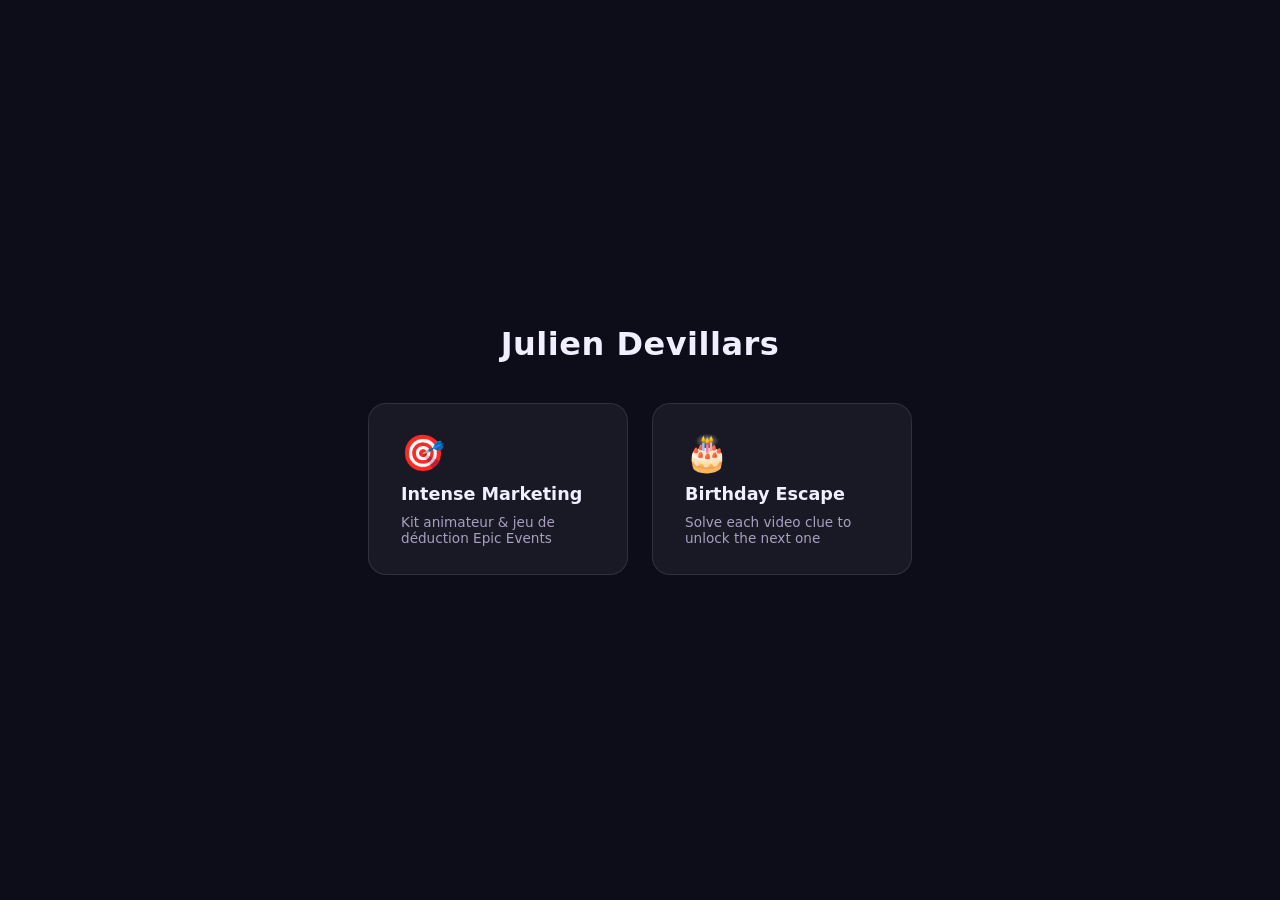
<file: index.html>
<!DOCTYPE html>
<html lang="fr">
<head>
  <meta charset="UTF-8" />
  <meta name="viewport" content="width=device-width, initial-scale=1" />
  <title>Julien Devillars</title>
  <style>
    * { box-sizing: border-box; margin: 0; padding: 0; }
    body {
      font-family: "Segoe UI", system-ui, sans-serif;
      background: #0d0d1a;
      color: #f0eeff;
      min-height: 100vh;
      display: flex;
      flex-direction: column;
      align-items: center;
      justify-content: center;
      gap: 40px;
      padding: 40px 20px;
    }
    h1 { font-size: 2rem; font-weight: 700; letter-spacing: 0.5px; }
    .cards {
      display: flex;
      gap: 24px;
      flex-wrap: wrap;
      justify-content: center;
    }
    .card {
      display: flex;
      flex-direction: column;
      gap: 10px;
      background: rgba(255,255,255,0.05);
      border: 1px solid rgba(255,255,255,0.1);
      border-radius: 18px;
      padding: 28px 32px;
      width: 260px;
      text-decoration: none;
      color: inherit;
      transition: transform 0.15s, box-shadow 0.15s;
    }
    .card:hover {
      transform: translateY(-4px);
      box-shadow: 0 16px 40px rgba(0,0,0,0.4);
    }
    .card-icon { font-size: 2.2rem; }
    .card-title { font-size: 1.1rem; font-weight: 600; }
    .card-desc { font-size: 0.85rem; color: #a89fc0; }
  </style>
</head>
<body>
  <h1>Julien Devillars</h1>
  <div class="cards">
    <a class="card" href="/intense-marketing/">
      <div class="card-icon">🎯</div>
      <div class="card-title">Intense Marketing</div>
      <div class="card-desc">Kit animateur &amp; jeu de déduction Epic Events</div>
    </a>
    <a class="card" href="/birthday/">
      <div class="card-icon">🎂</div>
      <div class="card-title">Birthday Escape</div>
      <div class="card-desc">Solve each video clue to unlock the next one</div>
    </a>
  </div>
</body>
</html>
</file>
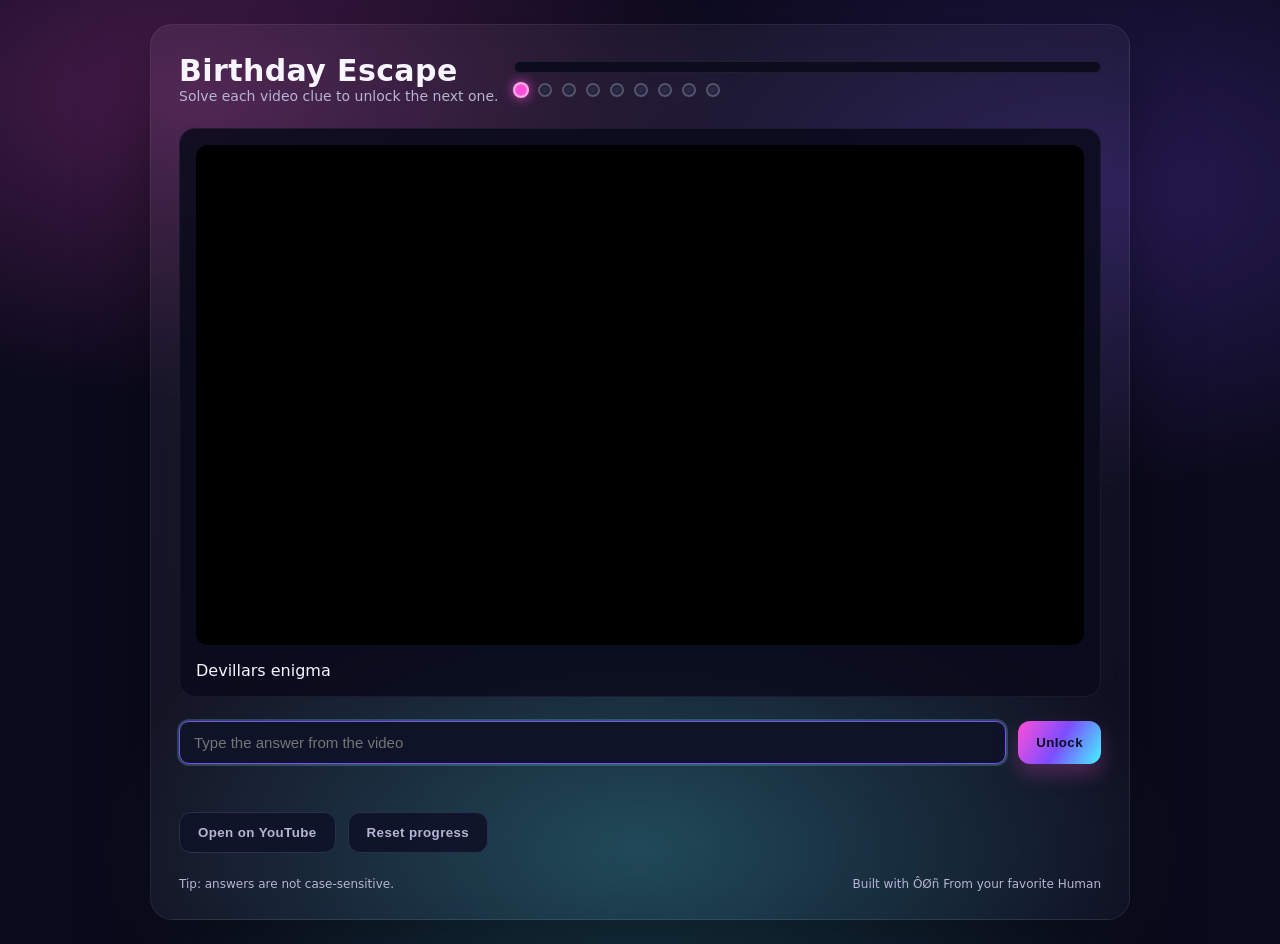
<file: birthday/index.html>
﻿<!DOCTYPE html>
<html lang="en">

<head>
	<meta charset="UTF-8" />
	<meta name="viewport" content="width=device-width, initial-scale=1" />
	<title>Birthday Escape</title>
	<style>
		:root {
			--bg: #0b0a1c;
			--card: #14112a;
			--accent: #ff4fd8;
			--accent-2: #7c4dff;
			--accent-3: #45f5ff;
			--text: #f7f5ff;
			--muted: #b9b4d3;
			--success: #43f6a2;
			--danger: #ff5d7d;
		}

		* {
			box-sizing: border-box;
		}

		body {
			margin: 0;
			font-family: "Segoe UI", system-ui, -apple-system, sans-serif;
			background:
				radial-gradient(900px 500px at 15% 10%, rgba(255, 79, 216, 0.25), transparent 60%),
				radial-gradient(900px 500px at 85% 20%, rgba(124, 77, 255, 0.25), transparent 60%),
				radial-gradient(900px 500px at 50% 90%, rgba(69, 245, 255, 0.25), transparent 60%),
				var(--bg);
			color: var(--text);
			min-height: 100vh;
			display: flex;
			align-items: center;
			justify-content: center;
			padding: 24px;
		}

		.container {
			width: min(980px, 100%);
			background: linear-gradient(140deg, rgba(255, 255, 255, 0.06), rgba(255, 255, 255, 0.02));
			border-radius: 22px;
			box-shadow: 0 30px 70px rgba(0, 0, 0, 0.45);
			padding: 28px;
			border: 1px solid rgba(255, 255, 255, 0.08);
			backdrop-filter: blur(10px);
			display: grid;
			gap: 24px;
		}

		header {
			display: flex;
			align-items: center;
			justify-content: space-between;
			gap: 16px;
			flex-wrap: wrap;
		}

		.title {
			font-size: clamp(22px, 3vw, 30px);
			font-weight: 700;
			letter-spacing: 0.4px;
		}

		.subtitle {
			color: var(--muted);
			font-size: 14px;
		}

		.progress {
			background: #0c0c1e;
			border-radius: 999px;
			height: 12px;
			overflow: hidden;
			position: relative;
			box-shadow: inset 0 0 0 1px rgba(255, 255, 255, 0.08);
		}

		.progress > span {
			display: block;
			height: 100%;
			background: linear-gradient(90deg, var(--accent), var(--accent-2), var(--accent-3));
			width: 0;
			transition: width 0.3s ease;
			box-shadow: 0 0 20px rgba(255, 79, 216, 0.35);
		}

		.step-dots {
			display: flex;
			gap: 10px;
			align-items: center;
			flex-wrap: wrap;
			margin-top: 10px;
		}

		.step-dot {
			width: 14px;
			height: 14px;
			border-radius: 50%;
			background: #2a2947;
			border: 2px solid rgba(255, 255, 255, 0.2);
			box-shadow: inset 0 0 0 2px rgba(0, 0, 0, 0.2);
			transition: transform 0.2s ease, background 0.2s ease, box-shadow 0.2s ease;
		}

		.step-dot.active {
			background: var(--accent);
			border-color: rgba(255, 255, 255, 0.5);
			box-shadow: 0 0 10px rgba(255, 79, 216, 0.8);
			transform: scale(1.15);
		}

		.step-dot.done {
			background: var(--accent-3);
			border-color: rgba(255, 255, 255, 0.6);
			box-shadow: 0 0 10px rgba(69, 245, 255, 0.7);
		}

		.video-card {
			background: rgba(10, 11, 28, 0.85);
			border-radius: 16px;
			padding: 16px;
			display: grid;
			gap: 16px;
			border: 1px solid rgba(255, 255, 255, 0.06);
		}

		iframe {
			width: 100%;
			aspect-ratio: 16 / 9;
			border: none;
			border-radius: 12px;
			background: #000;
		}

		.clue {
			font-size: 16px;
			color: var(--text);
		}

		.controls {
			display: grid;
			gap: 12px;
		}

		.input-row {
			display: grid;
			grid-template-columns: 1fr auto;
			gap: 12px;
		}

		input[type="text"] {
			padding: 12px 14px;
			border-radius: 10px;
			border: 1px solid #2a2f4f;
			background: #0f1328;
			color: var(--text);
			font-size: 15px;
			outline: none;
		}

		input[type="text"]:focus {
			border-color: var(--accent-2);
			box-shadow: 0 0 0 2px rgba(124, 243, 255, 0.2);
		}

		button {
			padding: 12px 18px;
			border-radius: 12px;
			border: none;
			background: linear-gradient(120deg, var(--accent), var(--accent-2), var(--accent-3));
			color: #0b0f1f;
			font-weight: 800;
			cursor: pointer;
			letter-spacing: 0.4px;
			transition: transform 0.15s ease, box-shadow 0.2s ease;
			box-shadow: 0 10px 20px rgba(255, 79, 216, 0.25);
		}

		button:active {
			transform: scale(0.98);
		}

		.secondary {
			background: rgba(15, 19, 40, 0.9);
			color: var(--muted);
			border: 1px solid #2a2f4f;
			box-shadow: none;
		}

		.feedback {
			min-height: 24px;
			font-size: 14px;
			color: var(--muted);
		}

		.feedback.success {
			color: var(--success);
		}

		.feedback.error {
			color: var(--danger);
		}

		.footer {
			display: flex;
			gap: 12px;
			justify-content: space-between;
			flex-wrap: wrap;
			color: var(--muted);
			font-size: 12px;
		}

		.link {
			color: var(--accent-2);
			text-decoration: none;
		}
	</style>
</head>

<body>
	<div class="container">
		<header>
			<div>
				<div class="title">Birthday Escape</div>
				<div class="subtitle">Solve each video clue to unlock the next one.</div>
			</div>
			<div style="min-width: 220px; flex: 1;">
				<div class="progress" aria-label="Progress">
					<span id="progressBar"></span>
				</div>
				<div class="step-dots" id="stepDots" aria-label="Step markers"></div>
			</div>
		</header>

		<section class="video-card">
			<iframe id="videoFrame" title="Clue video" allow="accelerometer; autoplay; clipboard-write; encrypted-media; gyroscope; picture-in-picture" allowfullscreen></iframe>
			<div class="clue" id="clueText"></div>
		</section>

		<section class="controls">
			<div class="input-row">
				<input id="answerInput" type="text" placeholder="Type the answer from the video" autocomplete="off" />
				<button id="submitButton" type="button">Unlock</button>
			</div>
			<div class="feedback" id="feedback"></div>
			<div style="display: flex; gap: 12px; flex-wrap: wrap;">
				<button id="openYoutube" class="secondary" type="button">Open on YouTube</button>
				<button id="resetProgress" class="secondary" type="button">Reset progress</button>
			</div>
		</section>

		<div class="footer">
			<div>Tip: answers are not case-sensitive.</div>
			<div>Built with ÔØñ From your favorite Human</div>
		</div>
	</div>

	<script>
		idx = 1
		const steps = [
			{
				id: idx++,
				videoId: "pkTbPj2uB2Y",
				prompt: "Devillars enigma",
				answers: ["famille", "Famille"],
				successMessage: "Good job !"
			},
			{
				id: idx++,
				videoId: "Qhu6roH6QSY",
				prompt: "Emma & Hugo's enigma?",
				answers: ["64", "64s", "1:04", "1 04", "1min 04", "1 min 04", "1min04", "1min04s", "1min 04s", "1 min 04s", "1:04s"],
				successMessage: "Good job !"
			},
			{
				id: idx++,
				videoId: "KE1F0hf01m4",
				prompt: "Anne's enigma?",
				answers: ["aligator", "alligator", "ali-gator", "ali gator"],
				successMessage: "Good job !"
			},
			{
				id: idx++,
				videoId: "5WNW_e3QRlc",
				prompt: "Lucas's enigma'?",
				answers: ["outer wilds", "outerwilds"],
				successMessage: "Good job !"
			},
			{
				id: idx++,
				videoId: "WCfme8C1l6Y",
				prompt: "Mel & Tmo's enigma",
				answers: ["3784", "3785"],
				successMessage: "Good job !"
			},
			{
				id: idx++,
				videoId: "9ScR48O30H0",
				prompt: "Miss Rey's enigma",
				answers: ["once you go black you never come back", "Once you go black you never come back", "once you go black, you never come back", "Once you go black, you never come back"],
				successMessage: "Good job !"
			},
			{
				id: idx++,
				videoId: "Wky6CNcocYQ",
				prompt: "Julien's enigma",
				answers: ["home!", "Home!"],
				successMessage: "Good job !"
			},
			{
				id: idx++,
				videoId: "dXLEpXMvjw4",
				prompt: "Nana's team enigma",
				answers: ["emoji"],
				successMessage: "Good job !"
			},
			{
				id: idx++,
				videoId: "O6nALjtHTh8",
				prompt: "Parents' enigma",
				answers: ["treasure"],
				successMessage: "Good job !"
			}
		];

		const storageKey = "escape-step-index";
		const videoFrame = document.getElementById("videoFrame");
		const clueText = document.getElementById("clueText");
		const answerInput = document.getElementById("answerInput");
		const feedback = document.getElementById("feedback");
		const progressBar = document.getElementById("progressBar");
		const stepDots = document.getElementById("stepDots");
		const openYoutube = document.getElementById("openYoutube");
		const resetProgress = document.getElementById("resetProgress");

		const normalize = (value) => value
			.toLowerCase()
			.normalize("NFD")
			.replace(/\p{Diacritic}/gu, "")
			.replace(/[^a-z0-9]+/g, " ")
			.trim();

		const getIndex = () => {
			const raw = localStorage.getItem(storageKey);
			const idx = Number(raw);
			return Number.isFinite(idx) && idx >= 0 && idx < steps.length ? idx : 0;
		};

		const setIndex = (idx) => {
			localStorage.setItem(storageKey, String(idx));
		};

		const renderDots = (idx) => {
			stepDots.innerHTML = "";
			steps.forEach((step, stepIndex) => {
				const dot = document.createElement("span");
				dot.className = "step-dot";
				if (stepIndex < idx) dot.classList.add("done");
				if (stepIndex === idx) dot.classList.add("active");
				stepDots.appendChild(dot);
			});
		};

		const renderStep = (idx) => {
			const step = steps[idx];
			const embedUrl = `https://www.youtube.com/embed/${step.videoId}?rel=0`;
			videoFrame.src = embedUrl;
			clueText.textContent = step.prompt;
			feedback.textContent = "";
			feedback.className = "feedback";
			answerInput.value = "";
			answerInput.focus();
			const progress = ((idx) / (steps.length)) * 100;
			progressBar.style.width = `${progress}%`;
			renderDots(idx);
			openYoutube.onclick = () => window.open(`https://youtu.be/${step.videoId}`, "_blank");
		};

		const unlockNext = () => {
			let idx = getIndex();
			const userAnswer = normalize(answerInput.value);
			const stepMatches = steps
				.map((step, stepIndex) => ({
					stepIndex,
					answers: step.answers.map(normalize)
				}))
				.filter((entry) => entry.answers.includes(userAnswer));

			if (!userAnswer) {
				feedback.textContent = "Type an answer first.";
				feedback.className = "feedback error";
				return;
			}

			if (stepMatches.length > 0) {
				const highestMatch = Math.max(...stepMatches.map((entry) => entry.stepIndex));
				const nextIndex = Math.min(highestMatch + 1, steps.length);
				const messageIndex = Math.min(highestMatch, steps.length - 1);
				feedback.textContent = steps[messageIndex].successMessage + (highestMatch > idx ? " Shortcut applied!" : "");
				feedback.className = "feedback success";

				if (nextIndex >= steps.length) {
					setIndex(steps.length - 1);
					progressBar.style.width = "100%";
					renderDots(steps.length - 1);
					clueText.textContent = "All clues solved. Share a smile!";
					return;
				}

				setIndex(nextIndex);
				setTimeout(() => renderStep(nextIndex), 600);
				return;
			}

			feedback.textContent = "Not quite. Try again.";
			feedback.className = "feedback error";
		};

		document.getElementById("submitButton").addEventListener("click", unlockNext);
		answerInput.addEventListener("keydown", (event) => {
			if (event.key === "Enter") {
				unlockNext();
			}
		});

		resetProgress.addEventListener("click", () => {
			setIndex(0);
			renderStep(0);
		});

		renderStep(getIndex());
	</script>
</body>

</html>
</file>
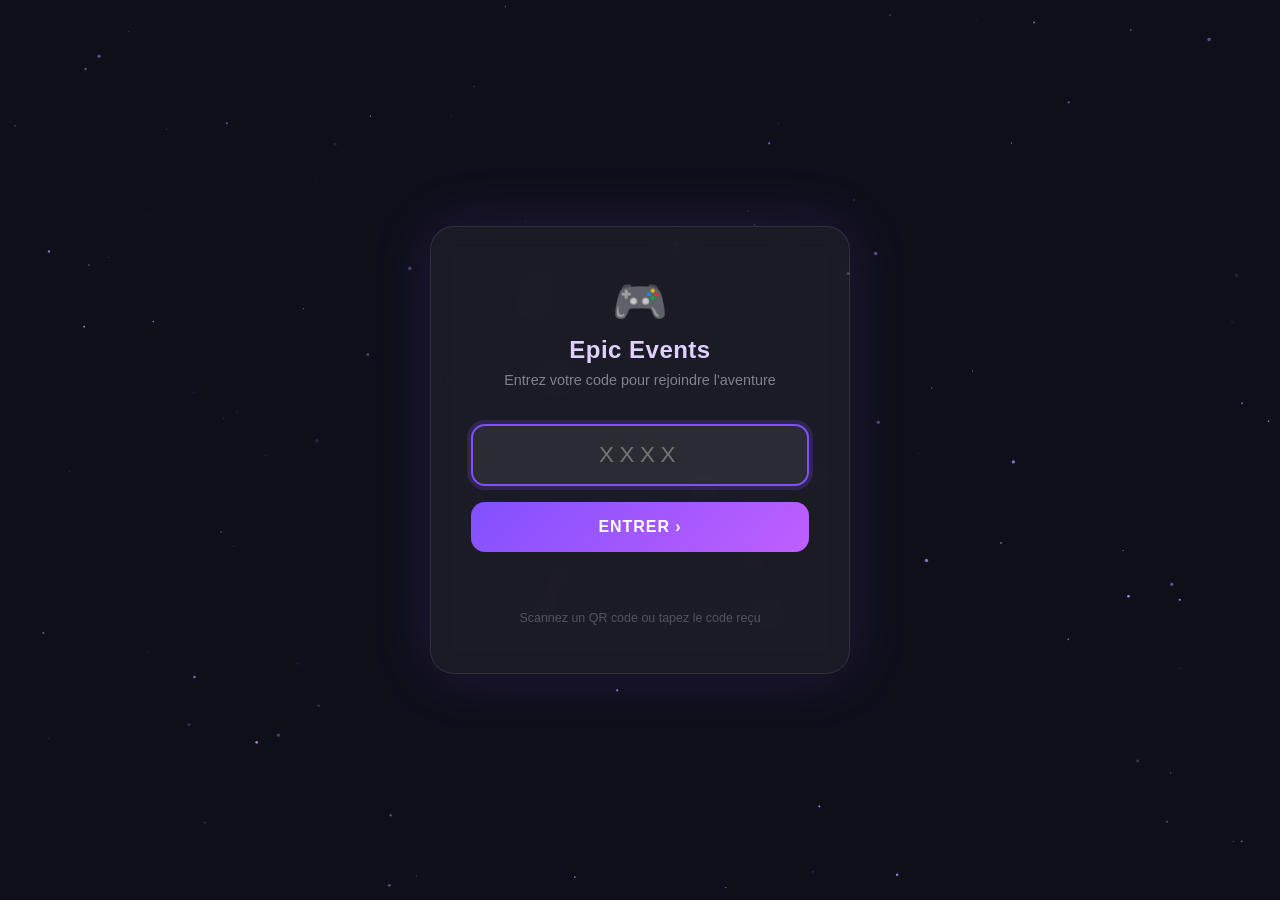
<file: intense-marketing/index.html>
<!DOCTYPE html>
<html lang="fr">
<head>
  <meta charset="UTF-8" />
  <meta name="viewport" content="width=device-width, initial-scale=1.0" />
  <title>Epic Events — Entrez votre code</title>
  <style>
    * { margin: 0; padding: 0; box-sizing: border-box; }

    body {
      min-height: 100vh;
      display: flex;
      flex-direction: column;
      align-items: center;
      justify-content: center;
      background: #0f0f1a;
      font-family: 'Segoe UI', sans-serif;
      color: #fff;
      overflow: hidden;
    }

    /* Particules de fond */
    .bg-stars {
      position: fixed;
      inset: 0;
      pointer-events: none;
      z-index: 0;
    }

    .card {
      position: relative;
      z-index: 1;
      background: rgba(255,255,255,0.05);
      border: 1px solid rgba(255,255,255,0.1);
      border-radius: 24px;
      padding: 48px 40px;
      width: min(420px, 92vw);
      text-align: center;
      backdrop-filter: blur(12px);
      box-shadow: 0 0 60px rgba(130, 80, 255, 0.15);
    }

    .logo {
      font-size: 2.8rem;
      margin-bottom: 8px;
    }

    h1 {
      font-size: 1.5rem;
      font-weight: 700;
      letter-spacing: 0.02em;
      color: #e0d0ff;
      margin-bottom: 8px;
    }

    .subtitle {
      font-size: 0.9rem;
      color: rgba(255,255,255,0.45);
      margin-bottom: 36px;
    }

    .input-wrap {
      position: relative;
      margin-bottom: 16px;
    }

    input {
      width: 100%;
      padding: 16px 20px;
      font-size: 1.4rem;
      text-align: center;
      letter-spacing: 0.25em;
      text-transform: uppercase;
      background: rgba(255,255,255,0.07);
      border: 2px solid rgba(255,255,255,0.15);
      border-radius: 14px;
      color: #fff;
      outline: none;
      transition: border-color 0.2s, box-shadow 0.2s;
    }

    input:focus {
      border-color: #8250ff;
      box-shadow: 0 0 0 4px rgba(130,80,255,0.2);
    }

    input.error {
      border-color: #ff4d6d;
      box-shadow: 0 0 0 4px rgba(255,77,109,0.2);
      animation: shake 0.35s;
    }

    @keyframes shake {
      0%, 100% { transform: translateX(0); }
      20% { transform: translateX(-8px); }
      40% { transform: translateX(8px); }
      60% { transform: translateX(-5px); }
      80% { transform: translateX(5px); }
    }

    button {
      width: 100%;
      padding: 16px;
      font-size: 1rem;
      font-weight: 700;
      letter-spacing: 0.06em;
      text-transform: uppercase;
      background: linear-gradient(135deg, #8250ff, #bf5fff);
      border: none;
      border-radius: 14px;
      color: #fff;
      cursor: pointer;
      transition: transform 0.15s, box-shadow 0.15s;
    }

    button:hover {
      transform: translateY(-2px);
      box-shadow: 0 8px 24px rgba(130,80,255,0.4);
    }

    button:active { transform: translateY(0); }

    .error-msg {
      margin-top: 14px;
      font-size: 0.88rem;
      color: #ff4d6d;
      min-height: 1.2em;
      transition: opacity 0.2s;
    }

    .hint {
      margin-top: 28px;
      font-size: 0.78rem;
      color: rgba(255,255,255,0.25);
    }
  </style>
</head>
<body>

<canvas class="bg-stars" id="stars"></canvas>

<div class="card">
  <div class="logo">🎮</div>
  <h1>Epic Events</h1>
  <p class="subtitle">Entrez votre code pour rejoindre l'aventure</p>

  <div class="input-wrap">
    <input
      type="text"
      id="codeInput"
      maxlength="12"
      placeholder="XXXX"
      autocomplete="off"
      autofocus
    />
  </div>

  <button onclick="checkCode()">Entrer ›</button>
  <p class="error-msg" id="errMsg"></p>

  <p class="hint">Scannez un QR code ou tapez le code reçu</p>
</div>

<script>
  // ─── Table des codes → URL de destination ───────────────────────────
  const CODES = {
    "QUIZ1":   "quiz.html",
    "ENQUETE": "deduction.html",   // Jeu de déduction recrutement
    "PUZZLE":  "puzzle.html",
    "MEMORY":  "memory.html",
    "SNAKE":   "snake.html",
    // Ajouter autant de codes que nécessaire
  };

  // ─── Lecture du paramètre URL (pour les QR codes) ───────────────────
  const urlParams = new URLSearchParams(window.location.search);
  const codeFromUrl = urlParams.get("code");
  if (codeFromUrl) {
    document.getElementById("codeInput").value = codeFromUrl.toUpperCase();
    checkCode();
  }

  function checkCode() {
    const input = document.getElementById("codeInput");
    const err   = document.getElementById("errMsg");
    const code  = input.value.trim().toUpperCase();

    err.textContent = "";
    input.classList.remove("error");

    if (!code) {
      showError(input, err, "Entrez un code.");
      return;
    }

    const dest = CODES[code];
    if (dest) {
      window.location.href = dest;
    } else {
      showError(input, err, "Code invalide. Réessayez !");
    }
  }

  function showError(input, err, msg) {
    err.textContent = msg;
    input.classList.add("error");
    setTimeout(() => input.classList.remove("error"), 400);
  }

  // Valider avec Entrée
  document.getElementById("codeInput").addEventListener("keydown", e => {
    if (e.key === "Enter") checkCode();
  });

  // ─── Étoiles animées ────────────────────────────────────────────────
  (function() {
    const canvas = document.getElementById("stars");
    const ctx    = canvas.getContext("2d");
    let stars    = [];
    const N      = 120;

    function resize() {
      canvas.width  = window.innerWidth;
      canvas.height = window.innerHeight;
    }

    function init() {
      resize();
      stars = Array.from({length: N}, () => ({
        x: Math.random() * canvas.width,
        y: Math.random() * canvas.height,
        r: Math.random() * 1.5 + 0.3,
        a: Math.random(),
        da: (Math.random() - 0.5) * 0.008,
        vx: (Math.random() - 0.5) * 0.15,
        vy: (Math.random() - 0.5) * 0.15,
      }));
    }

    function draw() {
      ctx.clearRect(0, 0, canvas.width, canvas.height);
      for (const s of stars) {
        s.x  = (s.x + s.vx + canvas.width)  % canvas.width;
        s.y  = (s.y + s.vy + canvas.height) % canvas.height;
        s.a  = Math.max(0.05, Math.min(1, s.a + s.da));
        if (s.a <= 0.05 || s.a >= 1) s.da = -s.da;
        ctx.beginPath();
        ctx.arc(s.x, s.y, s.r, 0, Math.PI * 2);
        ctx.fillStyle = `rgba(180,150,255,${s.a})`;
        ctx.fill();
      }
      requestAnimationFrame(draw);
    }

    window.addEventListener("resize", () => { resize(); });
    init();
    draw();
  })();
</script>
</body>
</html>
</file>
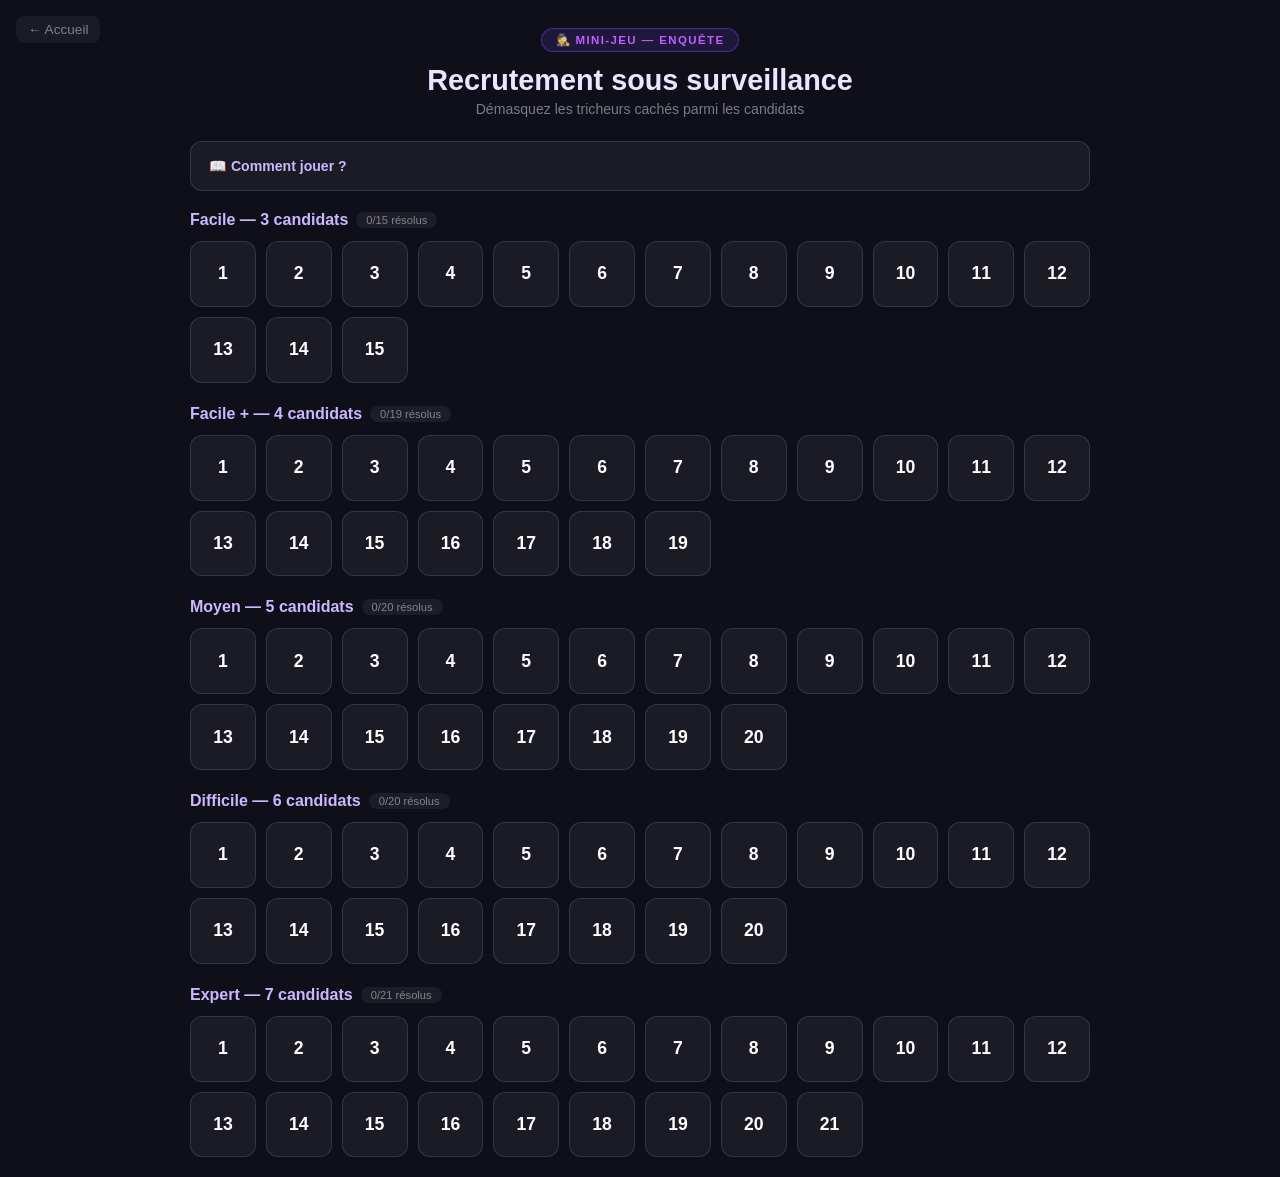
<file: deduction.html>
<!DOCTYPE html>
<html lang="fr">
<head>
  <meta charset="UTF-8" />
  <meta name="viewport" content="width=device-width, initial-scale=1.0" />
  <title>Mini-jeu — Enquête Recrutement</title>
  <!-- Vocabulaire : "tricheur" = rôle cible à démasquer / "menteur" = mécanique de carte fausse -->
  <style>
    * { margin: 0; padding: 0; box-sizing: border-box; }

    :root {
      --bg: #0f0f1a;
      --panel: rgba(255,255,255,0.05);
      --border: rgba(255,255,255,0.12);
      --accent: #8250ff;
      --accent2: #bf5fff;
      --danger: #ff4d6d;
      --ok: #00e676;
      --txt: #ffffff;
      --muted: rgba(255,255,255,0.45);
    }

    body {
      min-height: 100vh;
      background: var(--bg);
      font-family: 'Segoe UI', sans-serif;
      color: var(--txt);
      padding: 20px;
      display: flex;
      flex-direction: column;
      align-items: center;
    }

    a.home {
      position: fixed; top: 16px; left: 16px;
      color: var(--muted); text-decoration: none;
      font-size: 0.85rem; z-index: 10;
      padding: 6px 12px; border-radius: 8px;
      background: rgba(255,255,255,0.05);
      transition: background .15s;
    }
    a.home:hover { background: rgba(255,255,255,0.12); color: #fff; }

    .header { text-align: center; margin: 8px 0 24px; }
    .badge {
      display: inline-block;
      background: rgba(130,80,255,0.15);
      border: 1px solid rgba(130,80,255,0.4);
      color: var(--accent2);
      font-size: 0.72rem; font-weight: 700;
      letter-spacing: 0.12em; text-transform: uppercase;
      padding: 4px 14px; border-radius: 999px; margin-bottom: 12px;
    }
    h1 { font-size: 1.8rem; color: #ede4ff; }
    .subtitle { font-size: 0.88rem; color: var(--muted); margin-top: 4px; }

    .screen { width: min(900px, 96vw); }
    .hidden { display: none !important; }

    /* ─── Sélection de niveau ─── */
    .levels { display: flex; flex-direction: column; gap: 22px; }
    .level-group h2 {
      font-size: 1rem; color: #cbb8ff; margin-bottom: 12px;
      display: flex; align-items: center; gap: 8px;
    }
    .level-group h2 .pill {
      font-size: 0.7rem; color: var(--muted); font-weight: 500;
      background: rgba(255,255,255,0.06); padding: 2px 10px; border-radius: 999px;
    }
    .puzzle-grid {
      display: grid;
      grid-template-columns: repeat(auto-fill, minmax(64px, 1fr));
      gap: 10px;
    }
    .puzzle-btn {
      aspect-ratio: 1;
      background: var(--panel);
      border: 1px solid var(--border);
      border-radius: 12px;
      color: #fff; font-size: 1.1rem; font-weight: 700;
      cursor: pointer; position: relative;
      transition: transform .12s, border-color .15s, background .15s;
    }
    .puzzle-btn:hover { transform: translateY(-3px); border-color: var(--accent); background: rgba(130,80,255,0.12); }
    .puzzle-btn.solved { border-color: var(--ok); }
    .puzzle-btn.solved::after {
      content: "✓"; position: absolute; top: 3px; right: 6px;
      font-size: 0.7rem; color: var(--ok);
    }

    /* ─── Plateau de jeu ─── */
    .game-top {
      display: flex; flex-wrap: wrap; gap: 12px; justify-content: center;
      margin-bottom: 8px;
    }
    .stat {
      background: var(--panel); border: 1px solid var(--border);
      border-radius: 12px; padding: 10px 18px; text-align: center; min-width: 120px;
    }
    .stat .num { font-size: 1.5rem; font-weight: 800; }
    .stat .lbl { font-size: 0.7rem; color: var(--muted); text-transform: uppercase; letter-spacing: .06em; }
    .stat.comp .num { color: var(--danger); }
    .stat.liar .num { color: #ffb648; }

    .info-bar {
      text-align: center; font-size: 0.85rem; color: var(--muted);
      margin: 6px 0 18px;
    }
    .info-bar b { color: #d9c8ff; }

    .candidates {
      display: grid;
      grid-template-columns: repeat(auto-fit, minmax(230px, 1fr));
      gap: 26px 18px;
      margin-bottom: 24px;
      align-items: start;
      justify-items: center;
    }

    .char {
      position: relative;
      display: flex;
      flex-direction: column;
      align-items: center;
      cursor: pointer;
      width: 100%;
      max-width: 260px;
    }

    /* ─ Bulle de dialogue ─ */
    .char .bubble {
      position: relative;
      background: #fdf6ec;
      color: #1d2433;
      border-radius: 16px;
      padding: 14px 16px;
      font-size: 0.92rem;
      line-height: 1.4;
      font-weight: 600;
      box-shadow: 0 8px 20px rgba(0,0,0,0.35);
      margin-bottom: 18px;
      width: 100%;
      min-height: 70px;
      display: flex;
      align-items: center;
      justify-content: center;
      text-align: center;
    }
    .char .bubble::after {
      content: "";
      position: absolute;
      bottom: -11px; left: 50%;
      transform: translateX(-50%);
      border: 12px solid transparent;
      border-top-color: #fdf6ec;
      border-bottom: 0;
      filter: drop-shadow(0 4px 3px rgba(0,0,0,0.18));
    }

    /* ─ Portrait ─ */
    .char .portrait-wrap {
      position: relative;
      border-radius: 16px;
      overflow: hidden;
      border: 3px solid transparent;
      transition: transform .12s, box-shadow .15s, border-color .15s;
      width: 100%;
    }
    .char .portrait-wrap img { display: block; width: 100%; height: auto; }
    .char:hover .portrait-wrap {
      transform: translateY(-4px);
      box-shadow: 0 12px 30px rgba(130,80,255,0.35);
    }
    .char.selected .portrait-wrap {
      border-color: var(--danger);
      box-shadow: 0 0 0 3px rgba(255,77,109,0.3), 0 12px 30px rgba(255,77,109,0.4);
    }
    .char.selected .portrait-wrap::after {
      content: "TRICHEUR";
      position: absolute;
      top: 16px; left: 50%;
      transform: translate(-50%,0) rotate(-9deg);
      background: var(--danger); color: #fff;
      font-weight: 800; font-size: 0.82rem; letter-spacing: .08em;
      padding: 6px 16px; border-radius: 6px;
      box-shadow: 0 5px 14px rgba(0,0,0,0.45);
      pointer-events: none;
    }

    /* ─ Verdict révélé ─ */
    .char .verdict {
      margin-top: 12px;
      font-size: 0.8rem; font-weight: 800; letter-spacing: .05em;
      padding: 5px 16px; border-radius: 999px;
    }
    .char .verdict.comp    { background: rgba(255,77,109,0.18); color: var(--danger); border: 1px solid var(--danger); }
    .char .verdict.sincere { background: rgba(0,230,118,0.14);  color: var(--ok);     border: 1px solid rgba(0,230,118,0.45); }

    .actions { display: flex; gap: 12px; justify-content: center; flex-wrap: wrap; margin-bottom: 16px; }
    button.act {
      padding: 14px 28px; font-size: 0.95rem; font-weight: 700;
      border: none; border-radius: 12px; cursor: pointer;
      transition: transform .12s, opacity .15s, box-shadow .15s;
    }
    button.act:disabled { opacity: 0.4; cursor: not-allowed; }
    button.primary { background: linear-gradient(135deg, var(--accent), var(--accent2)); color: #fff; }
    button.primary:not(:disabled):hover { transform: translateY(-2px); box-shadow: 0 8px 24px rgba(130,80,255,0.4); }
    button.ghost { background: rgba(255,255,255,0.07); border: 1px solid var(--border); color: #fff; }
    button.ghost:hover { background: rgba(255,255,255,0.13); }

    .feedback {
      text-align: center; font-size: 1.05rem; font-weight: 600;
      min-height: 1.5em; margin-bottom: 16px; transition: opacity .2s;
    }
    .feedback.win { color: var(--ok); }
    .feedback.lose { color: var(--danger); }

    /* ─── Règles ─── */
    details.rules {
      background: var(--panel); border: 1px solid var(--border);
      border-radius: 12px; padding: 4px 18px; margin-bottom: 20px;
      font-size: 0.88rem;
    }
    details.rules summary {
      cursor: pointer; padding: 12px 0; font-weight: 700; color: #cbb8ff;
      list-style: none;
    }
    details.rules summary::-webkit-details-marker { display: none; }
    details.rules summary::before { content: "📖 "; }
    details.rules[open] summary::before { content: "📖 "; }
    .rules-body { padding: 0 0 14px; line-height: 1.6; color: rgba(255,255,255,0.7); }
    .rules-body ul { margin: 8px 0 8px 18px; }
    .rules-body b { color: #e6dcff; }

    @media (max-width: 520px) {
      .cand-clue { font-size: 0.85rem; }
    }
  </style>
</head>
<body>

<a class="home" href="index.html">← Accueil</a>

<div class="header">
  <div class="badge">🕵️ Mini-jeu — Enquête</div>
  <h1 id="title">Recrutement sous surveillance</h1>
  <p class="subtitle" id="subtitle">Démasquez les tricheurs cachés parmi les candidats</p>
</div>

<!-- ─── Écran 1 : sélection ─── -->
<div class="screen" id="levelScreen">
  <details class="rules">
    <summary>Comment jouer ?</summary>
    <div class="rules-body">
      Des candidats passent un entretien. Certains sont en réalité des <b>tricheurs</b> qui cherchent à vous induire en erreur — les autres sont <b>sincères</b>.
      Chaque candidat porte une <b>carte-indice</b>. À vous de démasquer les tricheurs !
      <ul>
        <li>Chaque candidat <b>dit la vérité</b> ou <b>ment</b> — c'est indépendant du fait d'être tricheur ou non.</li>
        <li>Un candidat qui <b>dit la vérité</b> porte une carte <b>vraie</b>.</li>
        <li>Un candidat qui <b>ment</b> porte une carte <b>fausse</b>.</li>
        <li>Les candidats sont disposés <b>en cercle</b>, dans l'ordre des <b>numéros inscrits sur leurs cartes</b> (le n°1 est voisin du dernier). « À côté de moi » = voisins directs dans le cercle.</li>
        <li>On vous indique combien il y a de <b>tricheurs</b> et de <b>menteurs</b>. Déduisez le reste !</li>
      </ul>
      Sélectionnez le bon nombre de tricheurs puis validez.
    </div>
  </details>
  <div class="levels" id="levels"></div>
</div>

<!-- ─── Écran 2 : jeu ─── -->
<div class="screen hidden" id="gameScreen">
  <div class="game-top">
    <div class="stat"><div class="num" id="statPlayers">0</div><div class="lbl">Candidats</div></div>
    <div class="stat comp"><div class="num" id="statComp">0</div><div class="lbl">Tricheurs à trouver</div></div>
    <div class="stat liar"><div class="num" id="statLiar">0</div><div class="lbl">Menteurs</div></div>
  </div>
  <div class="info-bar">
    Sélectionnés : <b id="selCount">0</b> / <b id="selTarget">0</b> tricheur(s) ·
    Disposés <b>en cercle</b> 🔄 (le n° de carte = la place dans le cercle) ·
    cliquez un portrait pour l'accuser
  </div>

  <div class="candidates" id="candidates"></div>

  <div class="feedback" id="feedback"></div>

  <div class="actions">
    <button class="act primary" id="validateBtn" onclick="validate()" disabled>Valider mon enquête</button>
    <button class="act ghost" id="solutionBtn" onclick="showSolution()">Voir la solution</button>
    <button class="act ghost" onclick="backToLevels()">← Changer de partie</button>
  </div>
</div>

<script src="data.js"></script>
<script>
  const D = window.GAME_DATA;
  const CAND = D.candidates;
  const CARDS = D.cards;

  const ROLE_EMOJI = {
    "Ingénieur": "🛠️", "Designer": "🎨", "Commercial": "💼",
    "Développeur": "💻", "Manager": "📊", "Recrutement Humain": "🤝",
    "Data Analyst": "📈",
  };

  // Persistance des parties résolues
  const SOLVED_KEY = "deduction_solved";
  function getSolved() {
    try { return JSON.parse(localStorage.getItem(SOLVED_KEY)) || {}; }
    catch(e) { return {}; }
  }
  function markSolved(id) {
    const s = getSolved(); s[id] = true;
    localStorage.setItem(SOLVED_KEY, JSON.stringify(s));
  }

  let currentPuzzle = null;
  let selected = new Set();
  let revealed = false;

  // ─── Écran de sélection ───────────────────────────────────────────
  function renderLevels() {
    const solved = getSolved();
    const byPlayers = {};
    D.fiches.forEach(f => {
      (byPlayers[f.players] = byPlayers[f.players] || []).push(f);
    });

    const DIFF = {3:"Facile", 4:"Facile +", 5:"Moyen", 6:"Difficile", 7:"Expert"};
    const container = document.getElementById("levels");
    container.innerHTML = "";

    Object.keys(byPlayers).sort((a,b)=>a-b).forEach(p => {
      const group = document.createElement("div");
      group.className = "level-group";
      const done = byPlayers[p].filter(f => solved[f.id]).length;
      group.innerHTML = `<h2>${DIFF[p]||"?"} — ${p} candidats
        <span class="pill">${done}/${byPlayers[p].length} résolus</span></h2>`;
      const grid = document.createElement("div");
      grid.className = "puzzle-grid";
      byPlayers[p].forEach((f, i) => {
        const btn = document.createElement("button");
        btn.className = "puzzle-btn" + (solved[f.id] ? " solved" : "");
        btn.textContent = i + 1;
        btn.onclick = () => startPuzzle(f);
        grid.appendChild(btn);
      });
      group.appendChild(grid);
      container.appendChild(group);
    });
  }

  // ─── Démarrer une partie ──────────────────────────────────────────
  function startPuzzle(f) {
    currentPuzzle = f;
    selected = new Set();
    revealed = false;
    document.getElementById("levelScreen").classList.add("hidden");
    document.getElementById("gameScreen").classList.remove("hidden");

    document.getElementById("statPlayers").textContent = f.players;
    document.getElementById("statComp").textContent = f.n_comp;
    document.getElementById("statLiar").textContent = f.n_liar;
    document.getElementById("selTarget").textContent = f.n_comp;

    document.getElementById("feedback").textContent = "";
    document.getElementById("feedback").className = "feedback";
    document.getElementById("solutionBtn").textContent = "Voir la solution";

    renderCandidates();
    updateSelCount();
    window.scrollTo({top:0, behavior:"smooth"});
  }

  function renderCandidates() {
    const f = currentPuzzle;
    const wrap = document.getElementById("candidates");
    wrap.innerHTML = "";
    f.active.forEach((id, idx) => {
      const c = CAND[id];
      const cardId = f.hand[idx];
      const clue = CARDS[cardId].translated;
      const el = document.createElement("div");
      el.className = "char" + (selected.has(id) ? " selected" : "");
      el.dataset.id = id;
      el.innerHTML = `
        <div class="bubble">« ${clue} »</div>
        <div class="portrait-wrap">
          <img src="${c.img}" alt="${c.role} — ${c.name}" loading="lazy">
        </div>
        <div class="verdict" hidden></div>`;
      el.onclick = () => toggleSelect(id, el);
      wrap.appendChild(el);
    });
  }

  function toggleSelect(id, el) {
    if (revealed) return;
    if (selected.has(id)) {
      selected.delete(id);
    } else {
      if (selected.size >= currentPuzzle.n_comp) {
        // Remplace la plus ancienne sélection si on dépasse
        flash(el);
        return;
      }
      selected.add(id);
    }
    el.classList.toggle("selected", selected.has(id));
    updateSelCount();
  }

  function flash(el) {
    el.animate(
      [{transform:"translateX(0)"},{transform:"translateX(-6px)"},{transform:"translateX(6px)"},{transform:"translateX(0)"}],
      {duration:250}
    );
  }

  function updateSelCount() {
    document.getElementById("selCount").textContent = selected.size;
    document.getElementById("validateBtn").disabled =
      (selected.size !== currentPuzzle.n_comp) || revealed;
  }

  // ─── Validation ───────────────────────────────────────────────────
  function validate() {
    const fb = document.getElementById("feedback");
    const answer = new Set(currentPuzzle.answer);
    const correct = selected.size === answer.size &&
                    [...selected].every(id => answer.has(id));
    if (correct) {
      fb.textContent = "🎉 Bravo ! Vous avez démasqué les bons tricheurs.";
      fb.className = "feedback win";
      markSolved(currentPuzzle.id);
      revealStates(true);
    } else {
      fb.textContent = "❌ Ce n'est pas la bonne combinaison. Réessayez !";
      fb.className = "feedback lose";
    }
  }

  function showSolution() {
    const fb = document.getElementById("feedback");
    const roles = currentPuzzle.answer.map(id => CAND[id].role).join(", ");
    fb.textContent = `💡 Tricheur(s) : ${roles}`;
    fb.className = "feedback";
    revealStates(false);
  }

  // Affiche le verdict tricheur/sincère sous chaque portrait
  function revealStates(won) {
    revealed = true;
    const answer = new Set(currentPuzzle.answer);
    document.querySelectorAll(".char").forEach(el => {
      const id = +el.dataset.id;
      const v = el.querySelector(".verdict");
      if (answer.has(id)) {
        v.className = "verdict comp"; v.textContent = "🚩 Tricheur";
      } else {
        v.className = "verdict sincere"; v.textContent = "✓ Sincère";
      }
      v.hidden = false;
    });
    document.getElementById("validateBtn").disabled = true;
    document.getElementById("solutionBtn").textContent = "Solution affichée";
  }

  function backToLevels() {
    document.getElementById("gameScreen").classList.add("hidden");
    document.getElementById("levelScreen").classList.remove("hidden");
    renderLevels();
    window.scrollTo({top:0, behavior:"smooth"});
  }

  // ─── Init ─────────────────────────────────────────────────────────
  renderLevels();
</script>
</body>
</html>
</file>
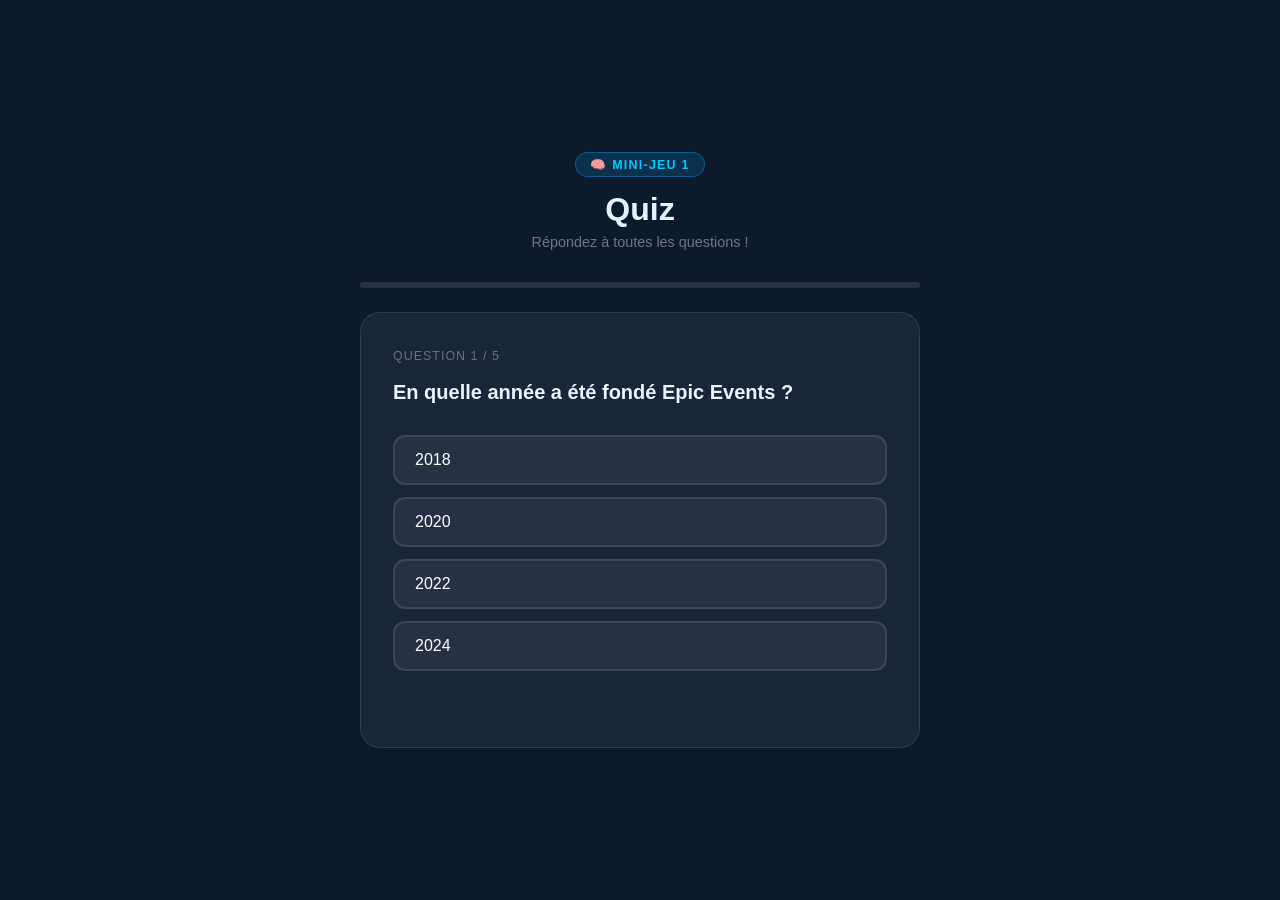
<file: quiz.html>
<!DOCTYPE html>
<html lang="fr">
<head>
  <meta charset="UTF-8" />
  <meta name="viewport" content="width=device-width, initial-scale=1.0" />
  <title>Mini-jeu — Quiz</title>
  <style>
    * { margin: 0; padding: 0; box-sizing: border-box; }

    body {
      min-height: 100vh;
      display: flex;
      flex-direction: column;
      align-items: center;
      justify-content: center;
      background: #0d1a2e;
      font-family: 'Segoe UI', sans-serif;
      color: #fff;
      padding: 20px;
    }

    .header {
      text-align: center;
      margin-bottom: 32px;
    }

    .badge {
      display: inline-block;
      background: rgba(0,180,255,0.15);
      border: 1px solid rgba(0,180,255,0.35);
      color: #00c8ff;
      font-size: 0.78rem;
      font-weight: 700;
      letter-spacing: 0.1em;
      text-transform: uppercase;
      padding: 4px 14px;
      border-radius: 999px;
      margin-bottom: 14px;
    }

    h1 { font-size: 2rem; color: #e0f4ff; margin-bottom: 6px; }
    .subtitle { font-size: 0.9rem; color: rgba(255,255,255,0.4); }

    .progress-bar {
      width: min(560px, 92vw);
      height: 6px;
      background: rgba(255,255,255,0.1);
      border-radius: 999px;
      margin-bottom: 24px;
      overflow: hidden;
    }

    .progress-fill {
      height: 100%;
      background: linear-gradient(90deg, #00c8ff, #0070ff);
      border-radius: 999px;
      transition: width 0.4s ease;
    }

    .card {
      background: rgba(255,255,255,0.05);
      border: 1px solid rgba(255,255,255,0.1);
      border-radius: 20px;
      padding: 36px 32px;
      width: min(560px, 92vw);
    }

    .question-num {
      font-size: 0.78rem;
      color: rgba(255,255,255,0.35);
      text-transform: uppercase;
      letter-spacing: 0.08em;
      margin-bottom: 14px;
    }

    .question-text {
      font-size: 1.25rem;
      font-weight: 600;
      line-height: 1.5;
      margin-bottom: 28px;
      color: #e8f4ff;
    }

    .choices {
      display: flex;
      flex-direction: column;
      gap: 12px;
    }

    .choice {
      padding: 14px 20px;
      background: rgba(255,255,255,0.06);
      border: 2px solid rgba(255,255,255,0.1);
      border-radius: 12px;
      font-size: 1rem;
      color: #fff;
      cursor: pointer;
      text-align: left;
      transition: border-color 0.15s, background 0.15s, transform 0.1s;
    }

    .choice:hover:not(:disabled) {
      border-color: #0070ff;
      background: rgba(0,112,255,0.12);
      transform: translateX(4px);
    }

    .choice.correct {
      border-color: #00e676;
      background: rgba(0,230,118,0.12);
      color: #00e676;
    }

    .choice.wrong {
      border-color: #ff4d6d;
      background: rgba(255,77,109,0.12);
      color: #ff4d6d;
    }

    .choice:disabled { cursor: default; }

    .feedback {
      margin-top: 20px;
      font-size: 0.92rem;
      min-height: 1.4em;
      color: rgba(255,255,255,0.7);
      font-style: italic;
    }

    .next-btn {
      display: none;
      margin-top: 24px;
      width: 100%;
      padding: 14px;
      font-size: 1rem;
      font-weight: 700;
      background: linear-gradient(135deg, #0070ff, #00c8ff);
      border: none;
      border-radius: 12px;
      color: #fff;
      cursor: pointer;
      transition: opacity 0.2s, transform 0.1s;
    }

    .next-btn:hover { opacity: 0.9; transform: translateY(-1px); }

    /* Écran de résultats */
    .result-screen {
      display: none;
      text-align: center;
    }

    .result-screen .score-circle {
      width: 140px;
      height: 140px;
      border-radius: 50%;
      border: 4px solid #00c8ff;
      display: flex;
      flex-direction: column;
      align-items: center;
      justify-content: center;
      margin: 0 auto 24px;
    }

    .score-circle .big { font-size: 2.4rem; font-weight: 800; color: #00c8ff; }
    .score-circle .small { font-size: 0.8rem; color: rgba(255,255,255,0.4); }

    .result-msg { font-size: 1.4rem; font-weight: 700; margin-bottom: 8px; }
    .result-sub { font-size: 0.9rem; color: rgba(255,255,255,0.45); margin-bottom: 32px; }

    .back-btn {
      display: inline-block;
      padding: 12px 28px;
      background: rgba(255,255,255,0.08);
      border: 1px solid rgba(255,255,255,0.15);
      border-radius: 12px;
      color: #fff;
      text-decoration: none;
      font-weight: 600;
      transition: background 0.15s;
    }

    .back-btn:hover { background: rgba(255,255,255,0.14); }
  </style>
</head>
<body>

<div class="header">
  <div class="badge">🧠 Mini-jeu 1</div>
  <h1>Quiz</h1>
  <p class="subtitle">Répondez à toutes les questions !</p>
</div>

<div class="progress-bar">
  <div class="progress-fill" id="progressFill" style="width:0%"></div>
</div>

<div class="card" id="quizCard">
  <div class="question-num" id="questionNum">Question 1 / 5</div>
  <div class="question-text" id="questionText"></div>
  <div class="choices" id="choices"></div>
  <div class="feedback" id="feedback"></div>
  <button class="next-btn" id="nextBtn" onclick="nextQuestion()">Question suivante →</button>
</div>

<div class="card result-screen" id="resultScreen">
  <div class="score-circle">
    <span class="big" id="scoreNum">0/5</span>
    <span class="small">score</span>
  </div>
  <div class="result-msg" id="resultMsg"></div>
  <div class="result-sub" id="resultSub"></div>
  <a href="index.html" class="back-btn">← Retour à l'accueil</a>
</div>

<script>
  // ─── Questions du quiz ─────────────────────────────────────────────
  // Remplacez ces questions par celles de votre événement !
  const QUESTIONS = [
    {
      q: "En quelle année a été fondé Epic Events ?",
      choices: ["2018", "2020", "2022", "2024"],
      answer: 1,
      explanation: "Epic Events a été fondé en 2020 !"
    },
    {
      q: "Quelle est la capitale de la France ?",
      choices: ["Lyon", "Paris", "Marseille", "Bordeaux"],
      answer: 1,
      explanation: "Paris est bien la capitale de la France."
    },
    {
      q: "Combien font 7 × 8 ?",
      choices: ["48", "54", "56", "64"],
      answer: 2,
      explanation: "7 × 8 = 56, bien joué !"
    },
    {
      q: "Quel est le plus grand océan du monde ?",
      choices: ["Atlantique", "Indien", "Arctique", "Pacifique"],
      answer: 3,
      explanation: "L'océan Pacifique est le plus grand."
    },
    {
      q: "De quelle couleur est le ciel par temps clair ?",
      choices: ["Vert", "Bleu", "Rouge", "Jaune"],
      answer: 1,
      explanation: "Bleu, grâce à la diffusion Rayleigh !"
    },
  ];

  let current = 0;
  let score   = 0;
  let answered = false;

  function render() {
    const q = QUESTIONS[current];
    document.getElementById("questionNum").textContent =
      `Question ${current + 1} / ${QUESTIONS.length}`;
    document.getElementById("questionText").textContent = q.q;
    document.getElementById("feedback").textContent = "";
    document.getElementById("nextBtn").style.display = "none";

    const choicesEl = document.getElementById("choices");
    choicesEl.innerHTML = "";
    q.choices.forEach((c, i) => {
      const btn = document.createElement("button");
      btn.className = "choice";
      btn.textContent = c;
      btn.onclick = () => answer(i);
      choicesEl.appendChild(btn);
    });

    const pct = (current / QUESTIONS.length) * 100;
    document.getElementById("progressFill").style.width = pct + "%";
    answered = false;
  }

  function answer(idx) {
    if (answered) return;
    answered = true;
    const q = QUESTIONS[current];
    const btns = document.querySelectorAll(".choice");
    btns.forEach(b => b.disabled = true);

    if (idx === q.answer) {
      btns[idx].classList.add("correct");
      score++;
      document.getElementById("feedback").textContent = "✅ " + q.explanation;
    } else {
      btns[idx].classList.add("wrong");
      btns[q.answer].classList.add("correct");
      document.getElementById("feedback").textContent = "❌ " + q.explanation;
    }

    document.getElementById("nextBtn").style.display = "block";
    if (current === QUESTIONS.length - 1) {
      document.getElementById("nextBtn").textContent = "Voir mes résultats 🎉";
    }
  }

  function nextQuestion() {
    current++;
    if (current >= QUESTIONS.length) {
      showResults();
    } else {
      render();
    }
  }

  function showResults() {
    document.getElementById("progressFill").style.width = "100%";
    document.getElementById("quizCard").style.display = "none";
    const rs = document.getElementById("resultScreen");
    rs.style.display = "block";

    document.getElementById("scoreNum").textContent = `${score}/${QUESTIONS.length}`;

    const pct = score / QUESTIONS.length;
    let msg, sub;
    if (pct === 1) {
      msg = "Parfait ! 🏆";
      sub = "Toutes les bonnes réponses, bravo !";
    } else if (pct >= 0.6) {
      msg = "Bien joué ! 🎉";
      sub = "Bon score, continuez comme ça !";
    } else {
      msg = "Pas mal ! 💪";
      sub = "Vous ferez mieux la prochaine fois !";
    }

    document.getElementById("resultMsg").textContent = msg;
    document.getElementById("resultSub").textContent = sub;
  }

  render();
</script>
</body>
</html>
</file>
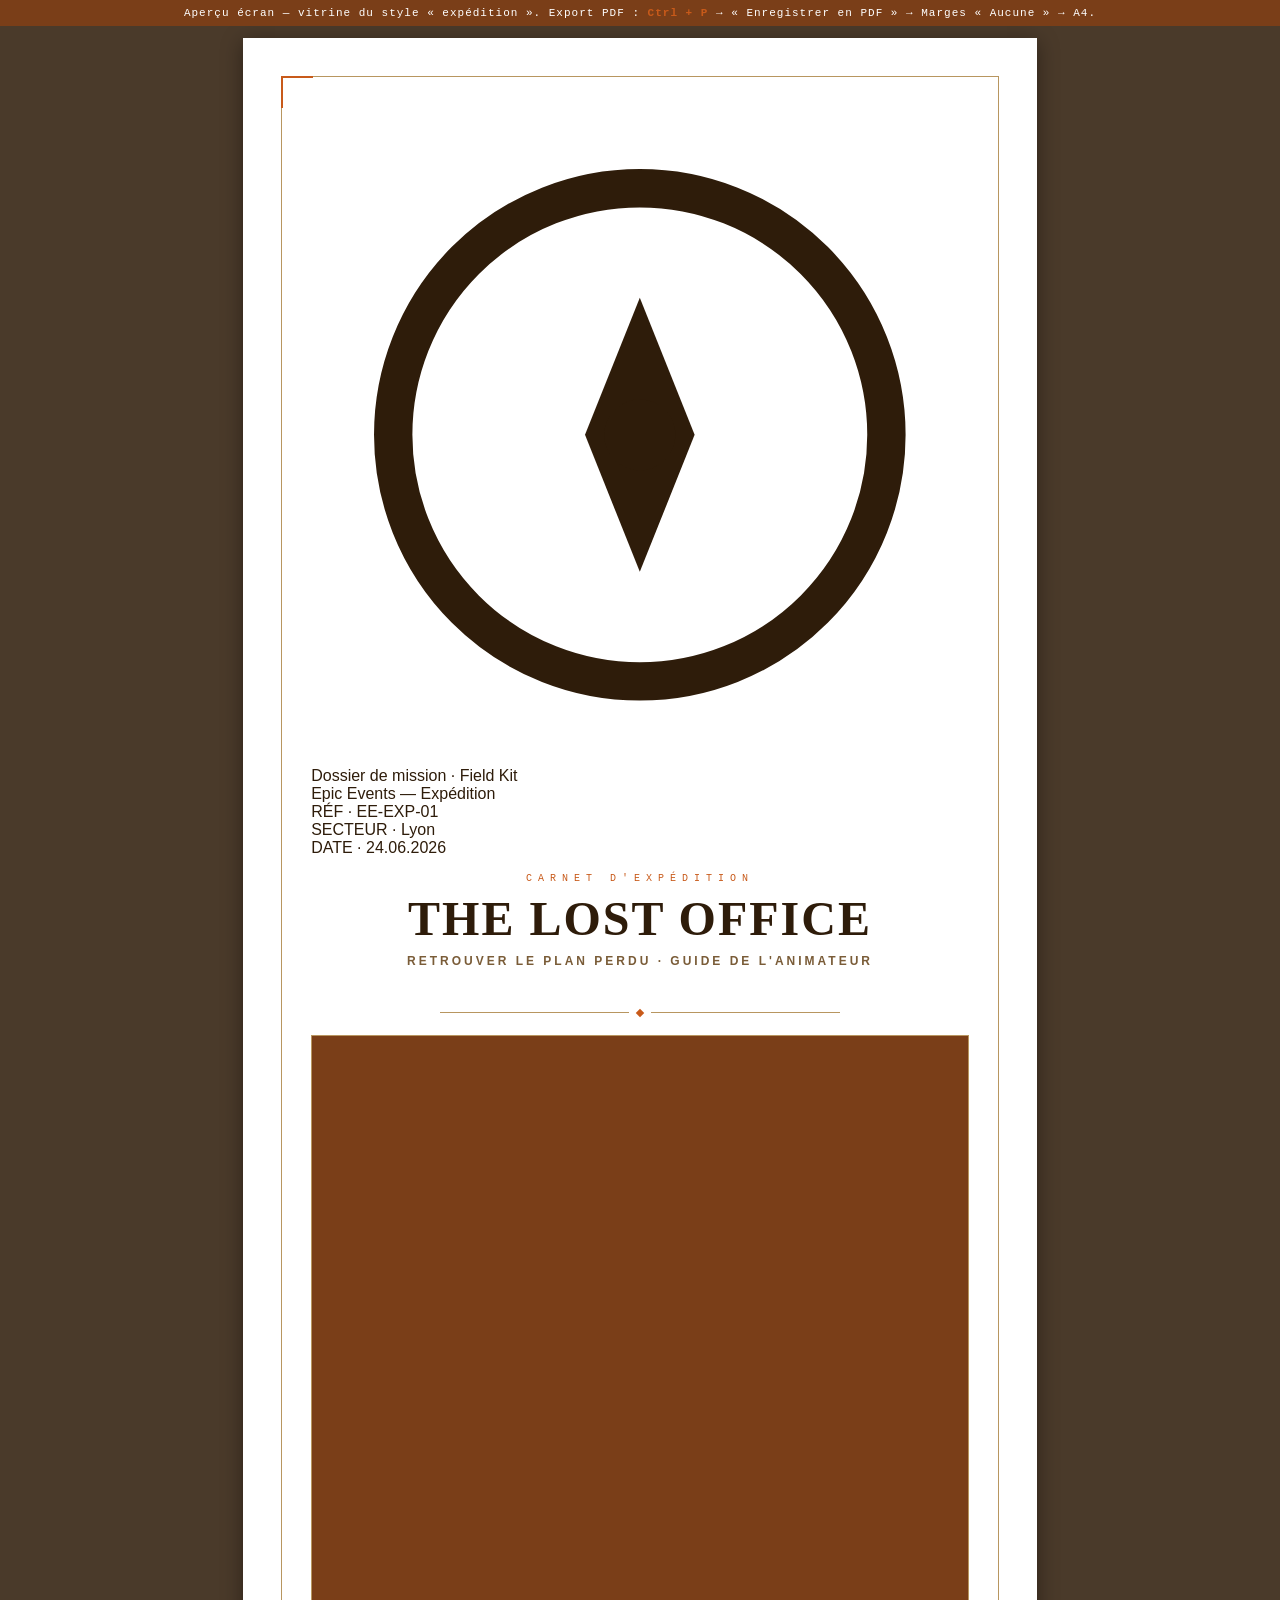
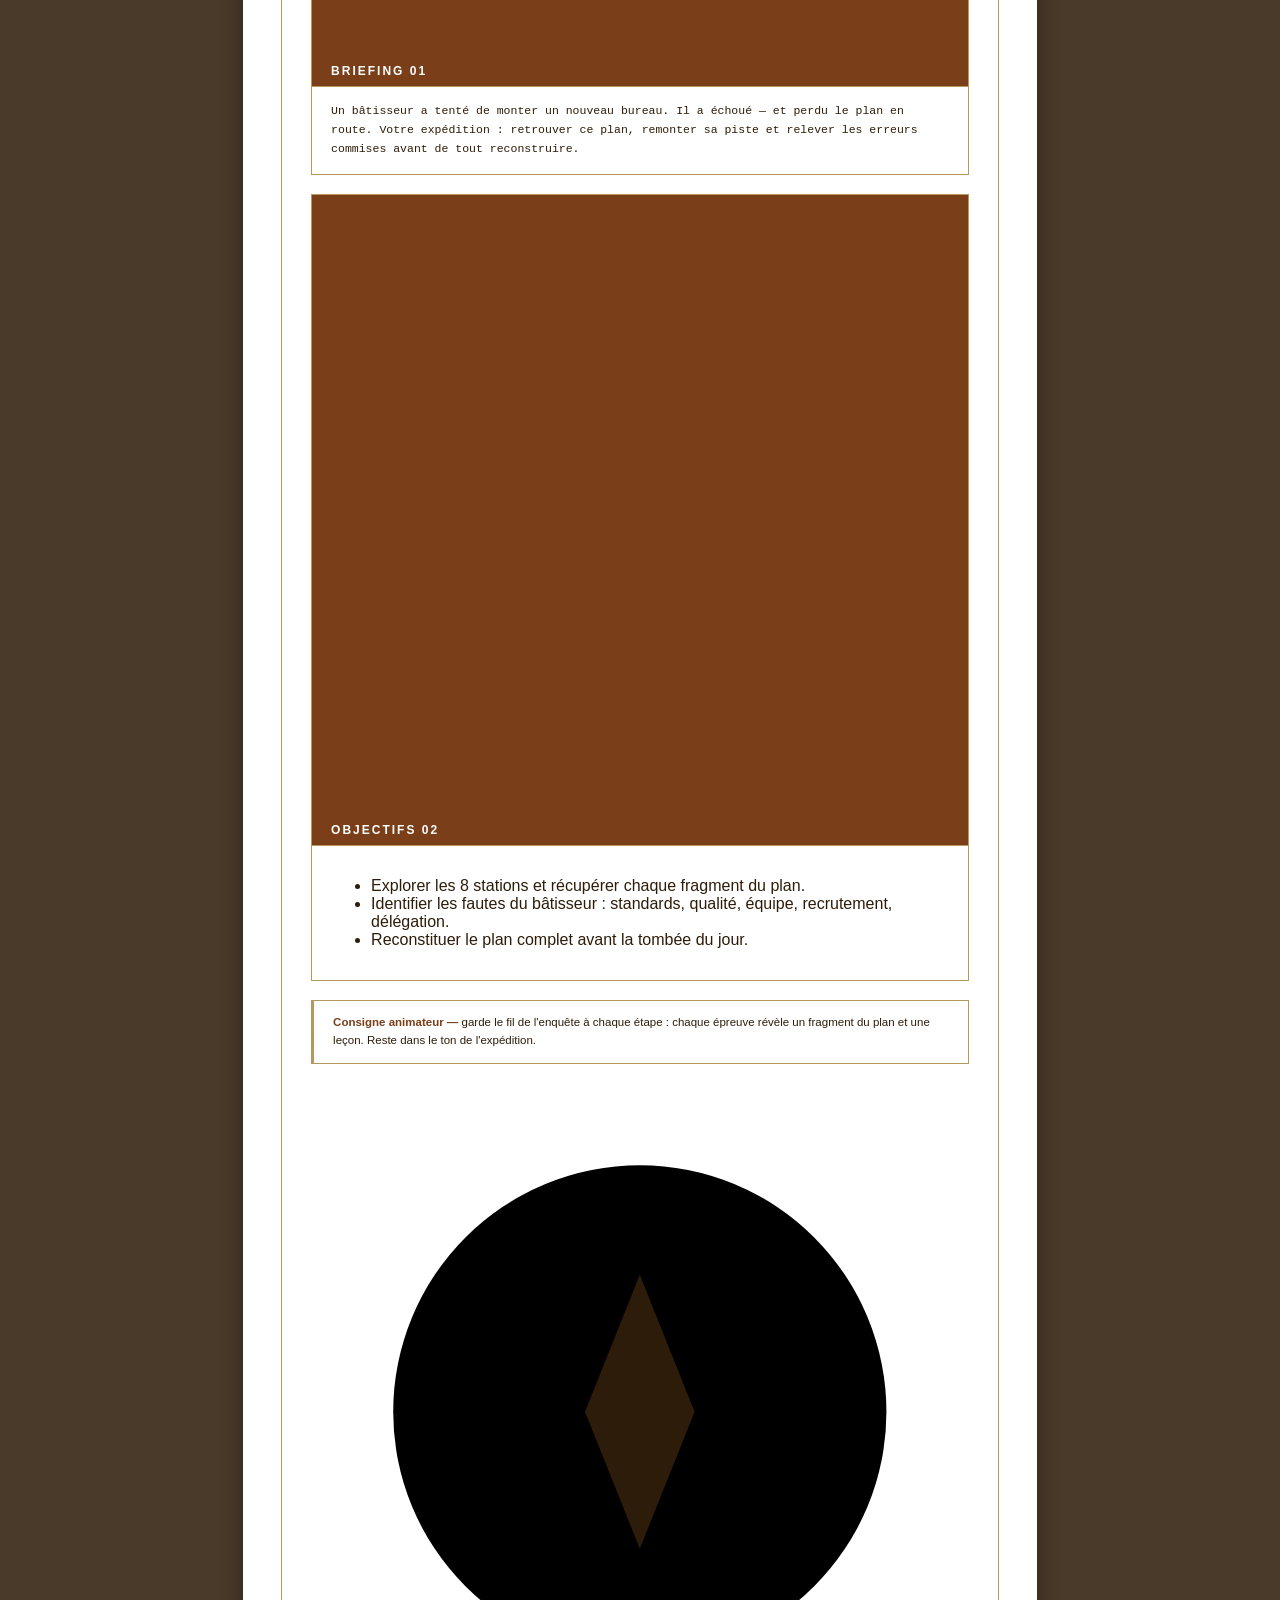
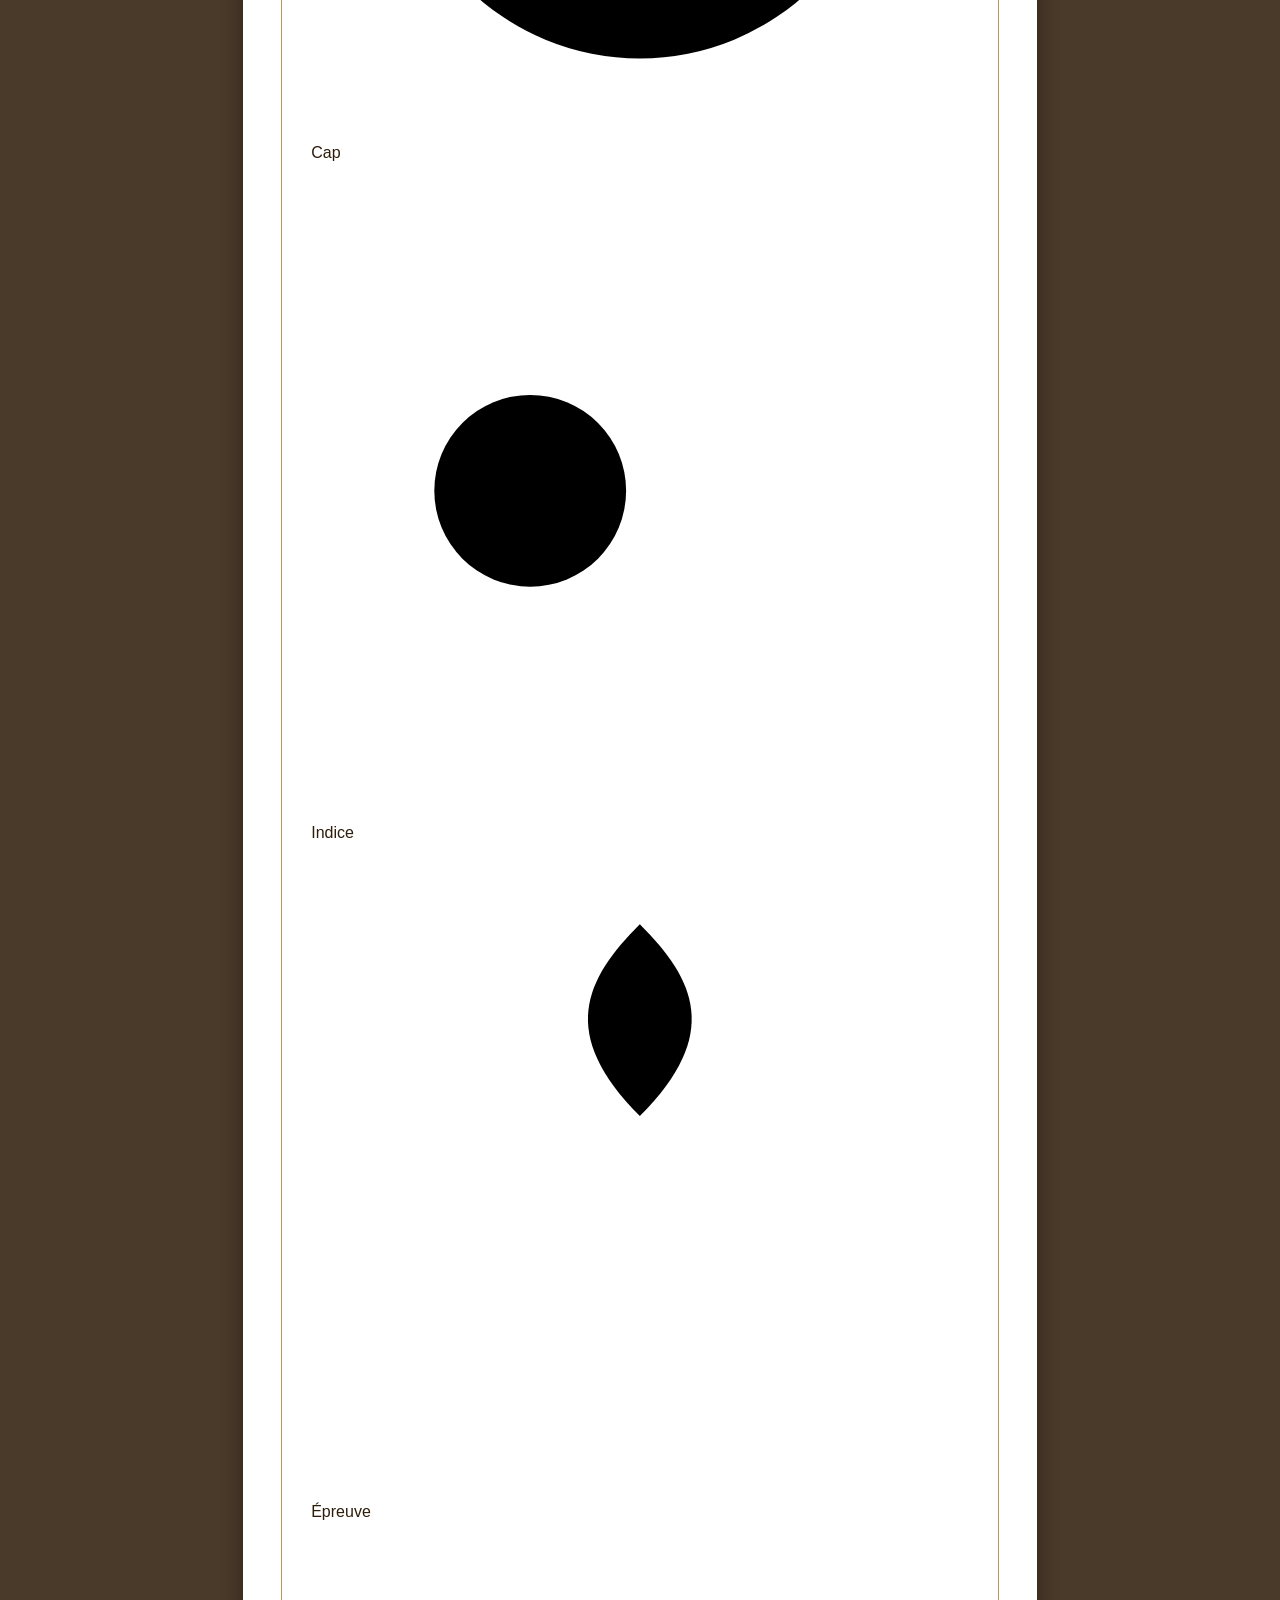
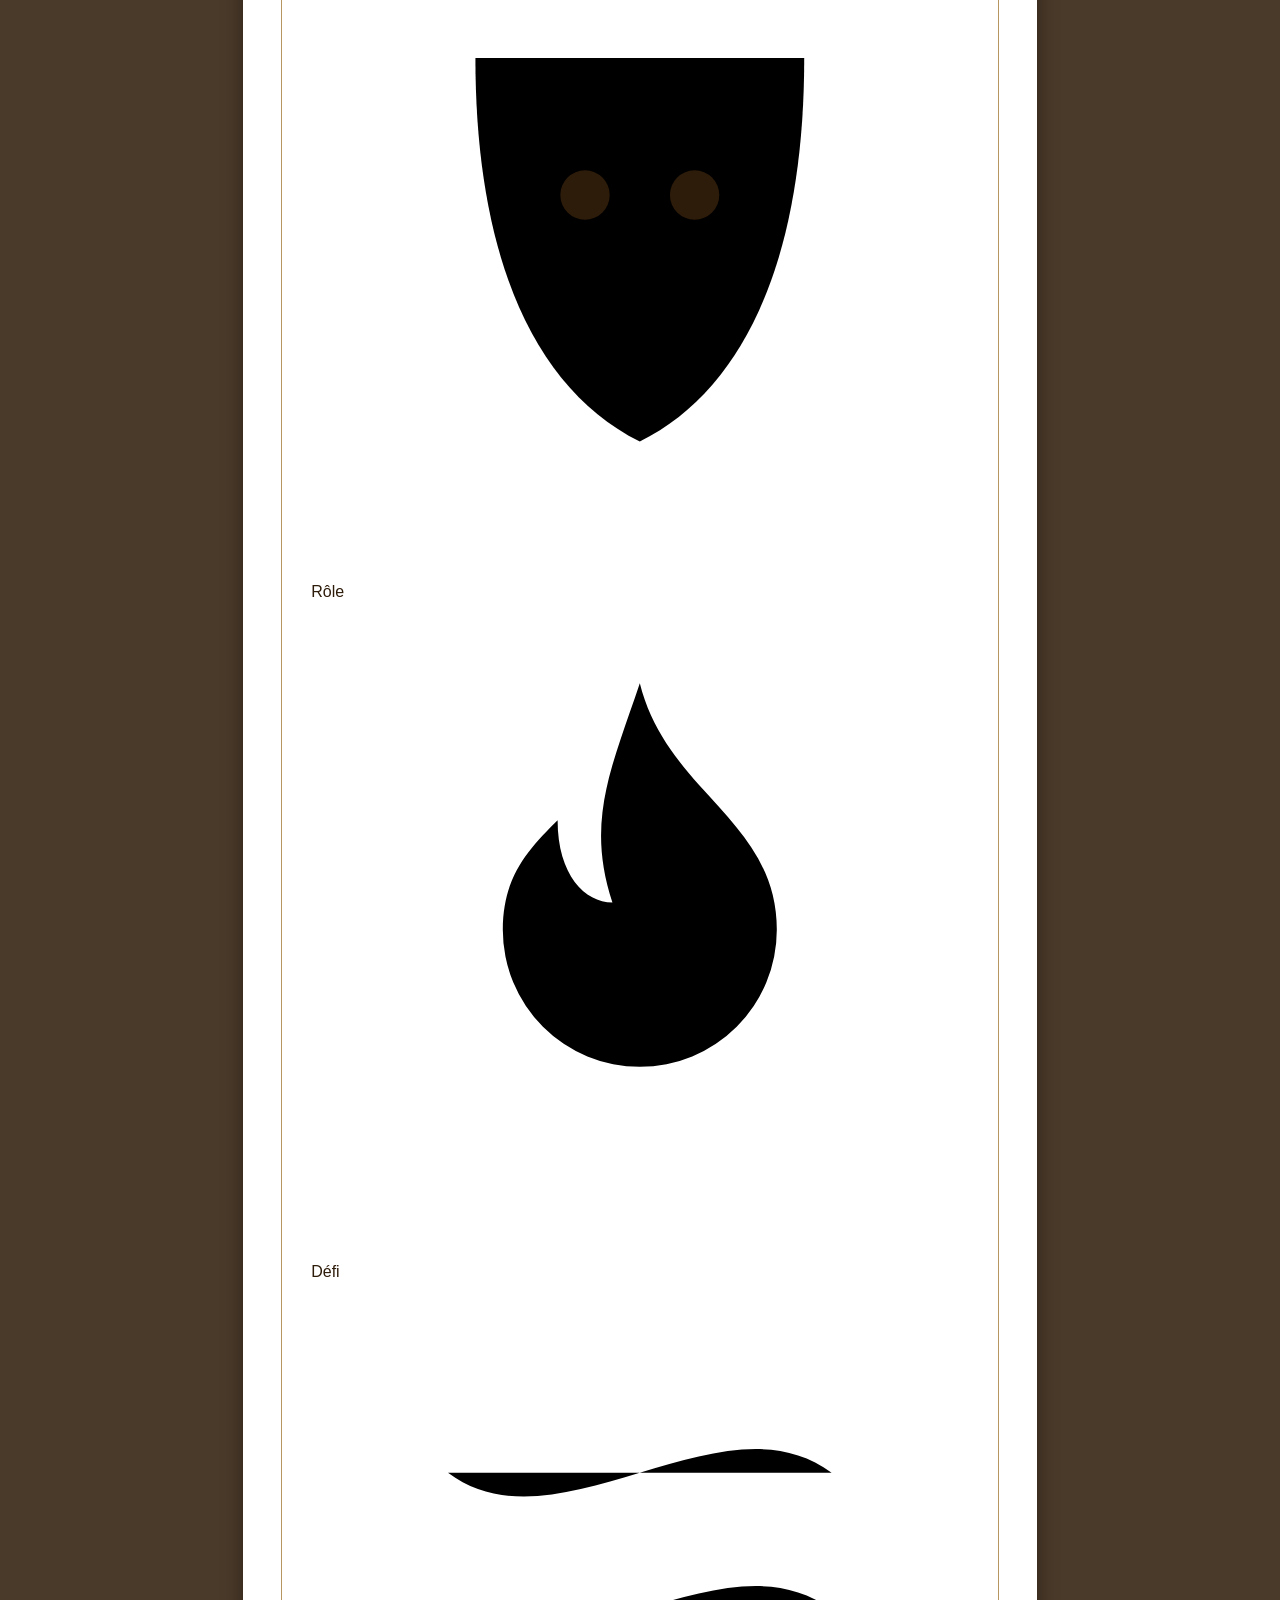
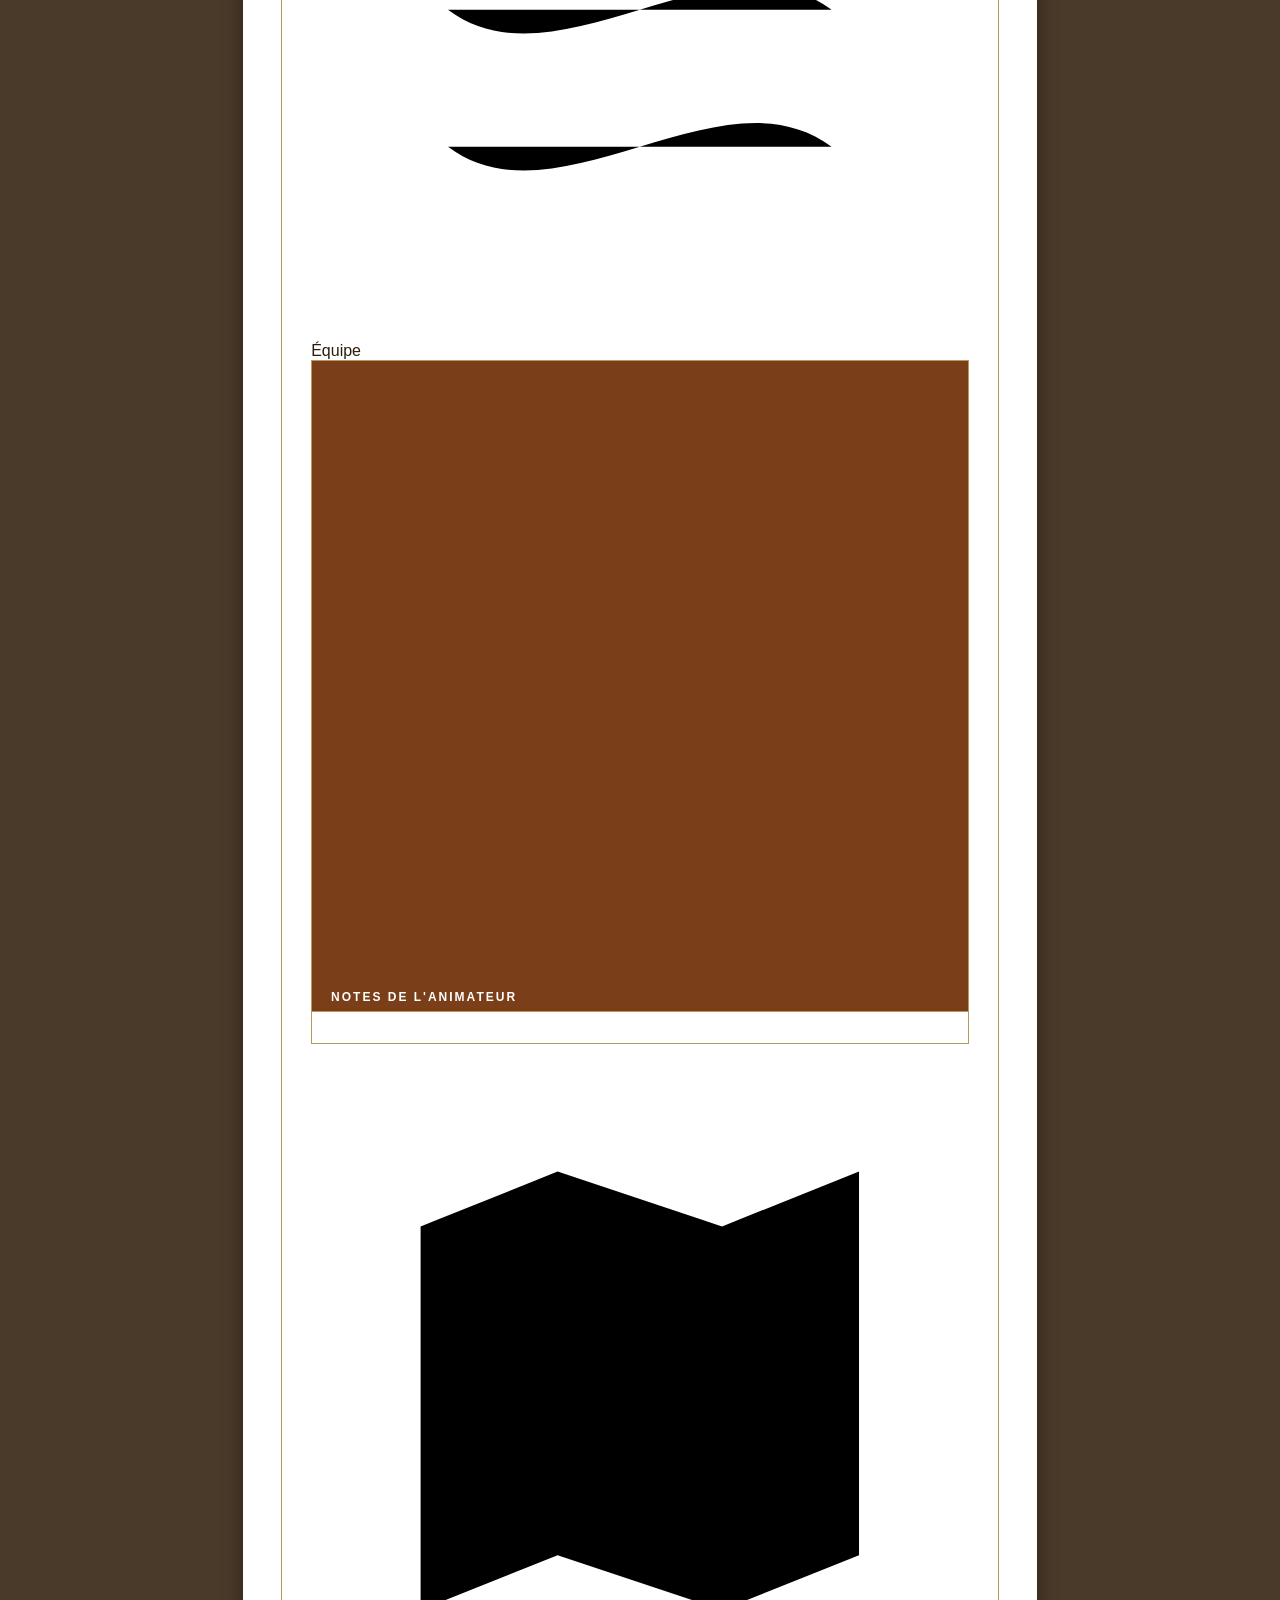
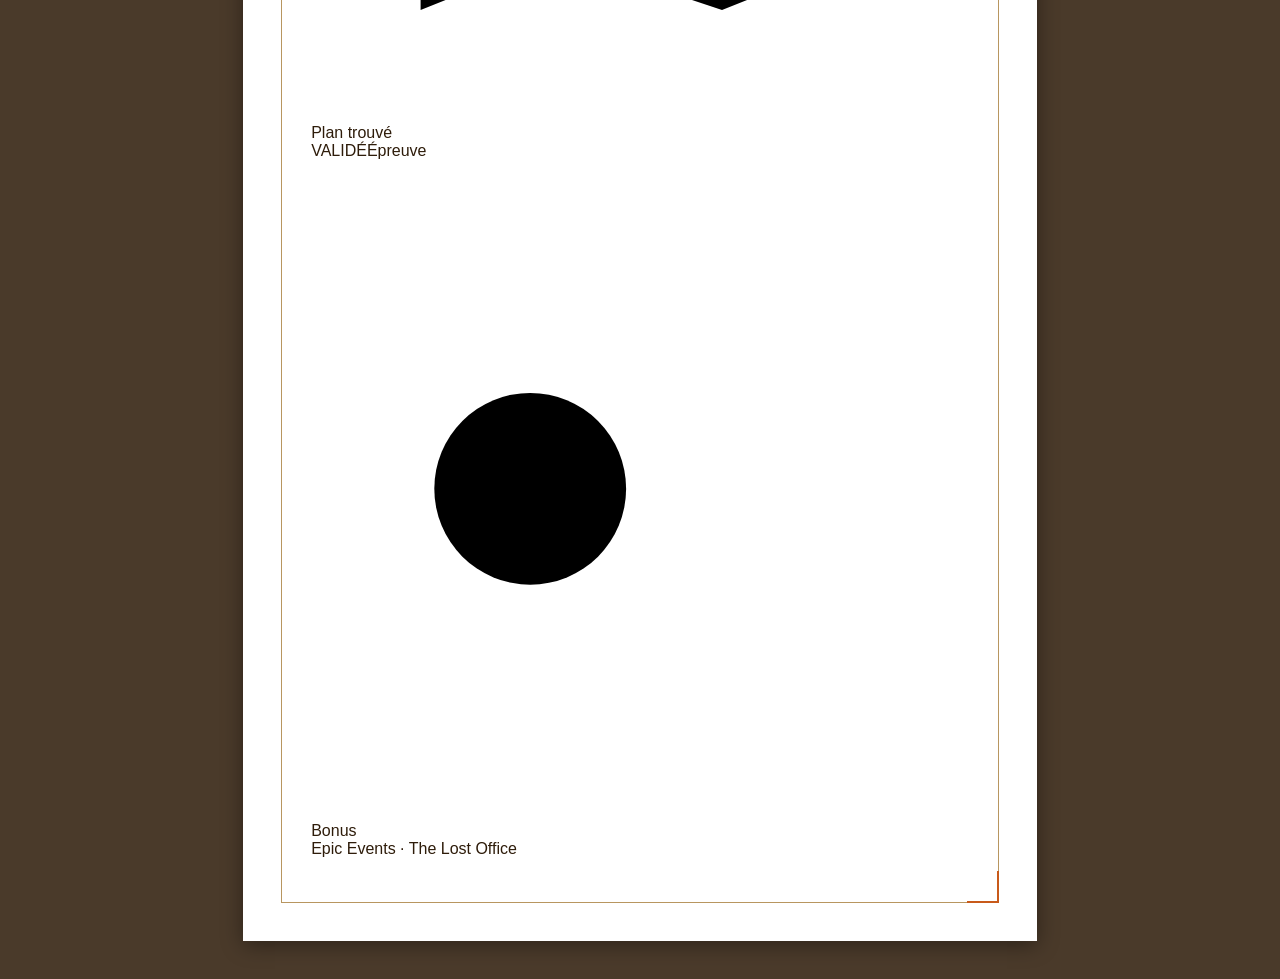
<file: docs/field-kit.html>
<!DOCTYPE html>
<html lang="fr">
<head>
<meta charset="UTF-8">
<meta name="viewport" content="width=device-width, initial-scale=1.0">
<title>Epic Events — Field Kit (style expédition)</title>
<link rel="stylesheet" href="expedition.css">
</head>
<body>

<div class="screen-hint no-print">
  Aperçu écran — vitrine du style « expédition ». Export PDF : <b>Ctrl + P</b> → « Enregistrer en PDF » → Marges « Aucune » → A4.
</div>

<!-- ====== DÉFINITIONS D'ICÔNES GRAVÉES (réutilisables) ====== -->
<svg width="0" height="0" style="position:absolute" aria-hidden="true">
  <defs>
    <g id="i-compass"><circle cx="12" cy="12" r="9"/><polygon points="12,7 14,12 12,17 10,12" fill="currentColor" stroke="none"/><circle cx="12" cy="12" r="1.3" fill="currentColor" stroke="none"/></g>
    <g id="i-key"><circle cx="8" cy="12" r="3.5"/><line x1="11" y1="12" x2="20" y2="12"/><line x1="17" y1="12" x2="17" y2="15"/><line x1="20" y1="12" x2="20" y2="16"/></g>
    <g id="i-torch"><path d="M12 3c2 2 3 4 0 7-3-3-2-5 0-7z"/><line x1="12" y1="10" x2="12" y2="20"/><path d="M9 20h6"/></g>
    <g id="i-mask"><path d="M6 5h12c0 7-2 12-6 14C8 17 6 12 6 5z"/><circle cx="10" cy="10" r="0.9" fill="currentColor" stroke="none"/><circle cx="14" cy="10" r="0.9" fill="currentColor" stroke="none"/></g>
    <g id="i-fire"><path d="M12 3c1 4 5 5 5 9a5 5 0 1 1-10 0c0-2 1-3 2-4 0 2 1 3 2 3-1-3 0-5 1-8z"/></g>
    <g id="i-map"><path d="M4 6l5-2 6 2 5-2v14l-5 2-6-2-5 2z"/><line x1="9" y1="4" x2="9" y2="18"/><line x1="15" y1="6" x2="15" y2="20"/></g>
    <g id="i-rope"><path d="M5 7c4 3 10-3 14 0M5 12c4 3 10-3 14 0M5 17c4 3 10-3 14 0"/></g>
    <g id="i-anchor"><circle cx="12" cy="5" r="2"/><line x1="12" y1="7" x2="12" y2="20"/><path d="M5 13a7 7 0 0 0 14 0"/><line x1="8" y1="11" x2="16" y2="11"/></g>
  </defs>
</svg>

<!-- ============================================================
     PAGE VITRINE — STYLE FIELD KIT
     ============================================================ -->
<section class="page">
  <div class="frame"></div>

  <!-- En-tête bois brûlé -->
  <header class="kit-header">
    <div class="seal"><svg viewBox="0 0 24 24" fill="none" stroke="currentColor" stroke-width="1.4"><use href="#i-compass"/></svg></div>
    <div class="he-center">
      <div class="he-kicker">Dossier de mission · Field Kit</div>
      <div class="he-org">Epic Events — Expédition</div>
    </div>
    <div class="he-meta">RÉF · EE-EXP-01<br>SECTEUR · Lyon<br>DATE · 24.06.2026</div>
  </header>

  <!-- Titre principal gravé -->
  <div class="kit-title">
    <div class="eyebrow">Carnet d'expédition</div>
    <h1>The Lost Office</h1>
    <div class="sub">Retrouver le plan perdu · Guide de l'animateur</div>
  </div>
  <div class="rule"><span class="gem"></span></div>

  <!-- Section : Briefing -->
  <div class="field">
    <div class="field-h"><svg viewBox="0 0 24 24" fill="none"><use href="#i-map"/></svg> Briefing <span class="no">01</span></div>
    <div class="field-b">
      <p class="typed">
        Un bâtisseur a tenté de monter un nouveau bureau. Il a échoué — et perdu
        le plan en route. Votre expédition : retrouver ce plan, remonter sa piste
        et relever les erreurs commises avant de tout reconstruire.
      </p>
    </div>
  </div>

  <!-- Section : Objectifs -->
  <div class="field">
    <div class="field-h"><svg viewBox="0 0 24 24" fill="none"><use href="#i-anchor"/></svg> Objectifs <span class="no">02</span></div>
    <div class="field-b">
      <ul class="ink-list">
        <li>Explorer les 8 stations et récupérer chaque fragment du plan.</li>
        <li>Identifier les fautes du bâtisseur : standards, qualité, équipe, recrutement, délégation.</li>
        <li>Reconstituer le plan complet avant la tombée du jour.</li>
      </ul>
    </div>
  </div>

  <!-- Note d'attention -->
  <div class="note">
    <b>Consigne animateur —</b> garde le fil de l'enquête à chaque étape :
    chaque épreuve révèle un fragment du plan et une leçon. Reste dans le ton de
    l'expédition.
  </div>

  <!-- Rangée d'icônes gravées -->
  <div class="icon-row">
    <div class="ic"><svg viewBox="0 0 24 24"><use href="#i-compass"/></svg><span class="cap">Cap</span></div>
    <div class="ic"><svg viewBox="0 0 24 24"><use href="#i-key"/></svg><span class="cap">Indice</span></div>
    <div class="ic"><svg viewBox="0 0 24 24"><use href="#i-torch"/></svg><span class="cap">Épreuve</span></div>
    <div class="ic"><svg viewBox="0 0 24 24"><use href="#i-mask"/></svg><span class="cap">Rôle</span></div>
    <div class="ic"><svg viewBox="0 0 24 24"><use href="#i-fire"/></svg><span class="cap">Défi</span></div>
    <div class="ic"><svg viewBox="0 0 24 24"><use href="#i-rope"/></svg><span class="cap">Équipe</span></div>
  </div>

  <!-- Zone notes animateur -->
  <div class="field notes-area">
    <div class="field-h"><svg viewBox="0 0 24 24" fill="none"><use href="#i-torch"/></svg> Notes de l'animateur</div>
    <div class="field-b"></div>
  </div>

  <!-- Tampons de validation -->
  <div class="stamps">
    <div class="stamp"><svg viewBox="0 0 24 24"><use href="#i-map"/></svg>Plan trouvé</div>
    <div class="stamp is-validated"><span class="vmark">VALIDÉ</span>Épreuve</div>
    <div class="stamp"><svg viewBox="0 0 24 24"><use href="#i-key"/></svg>Bonus</div>
  </div>

  <!-- Pied de page -->
  <footer class="kit-footer">
    <span>Epic Events · <span class="accent">The Lost Office</span></span>
    <span class="pagenum"></span>
  </footer>
</section>

</body>
</html>
</file>
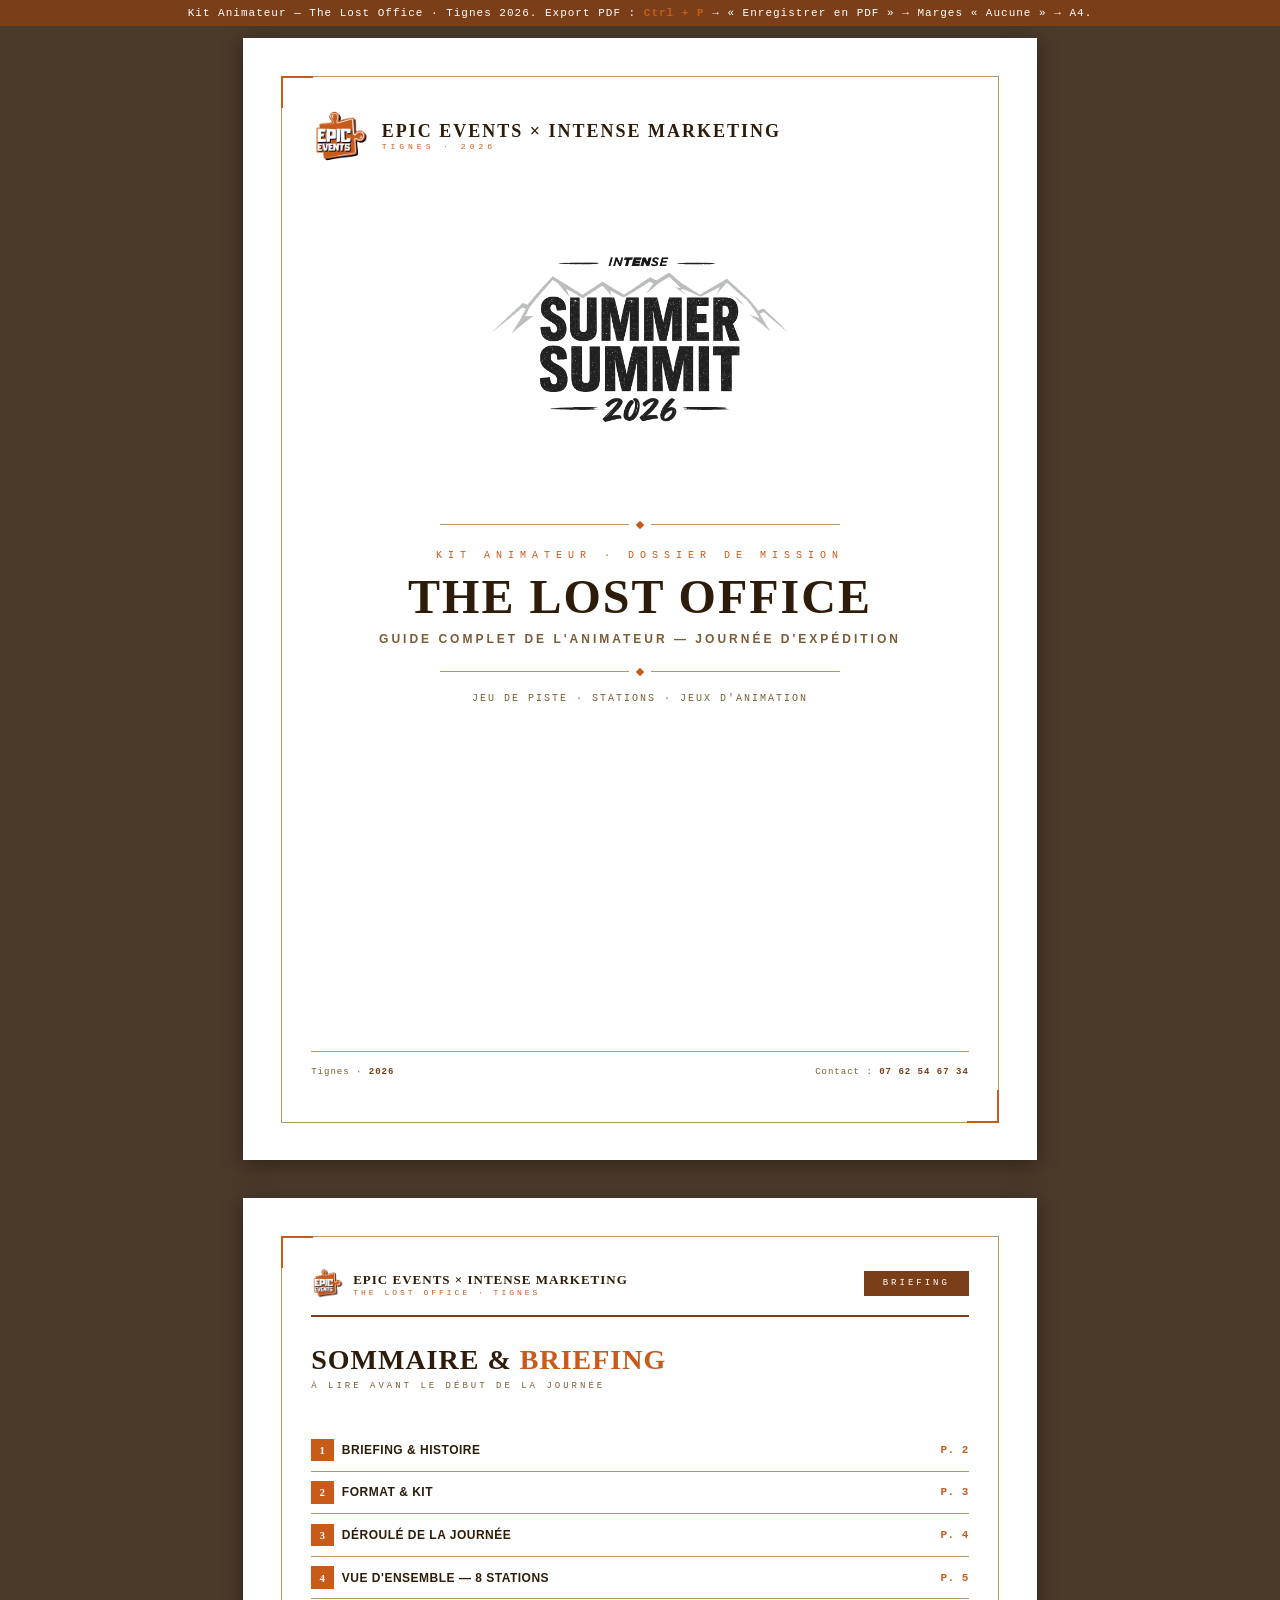
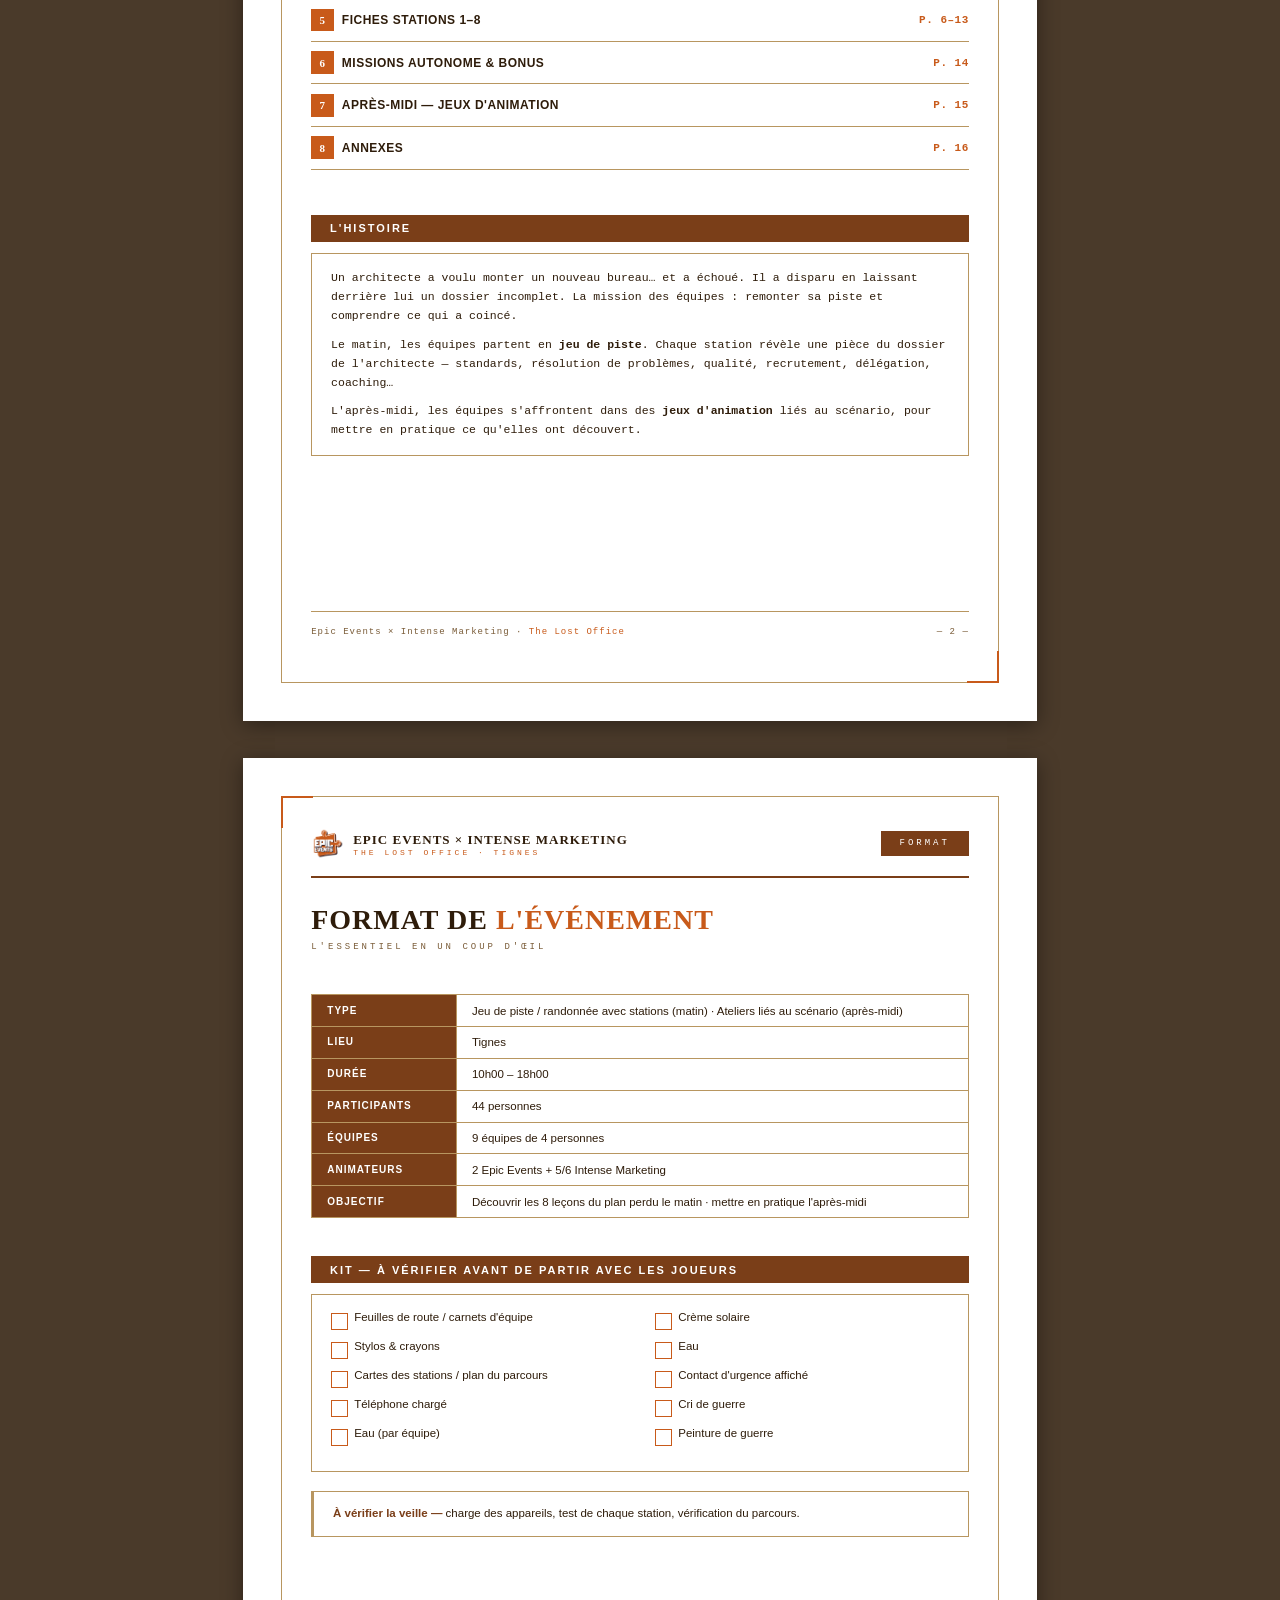
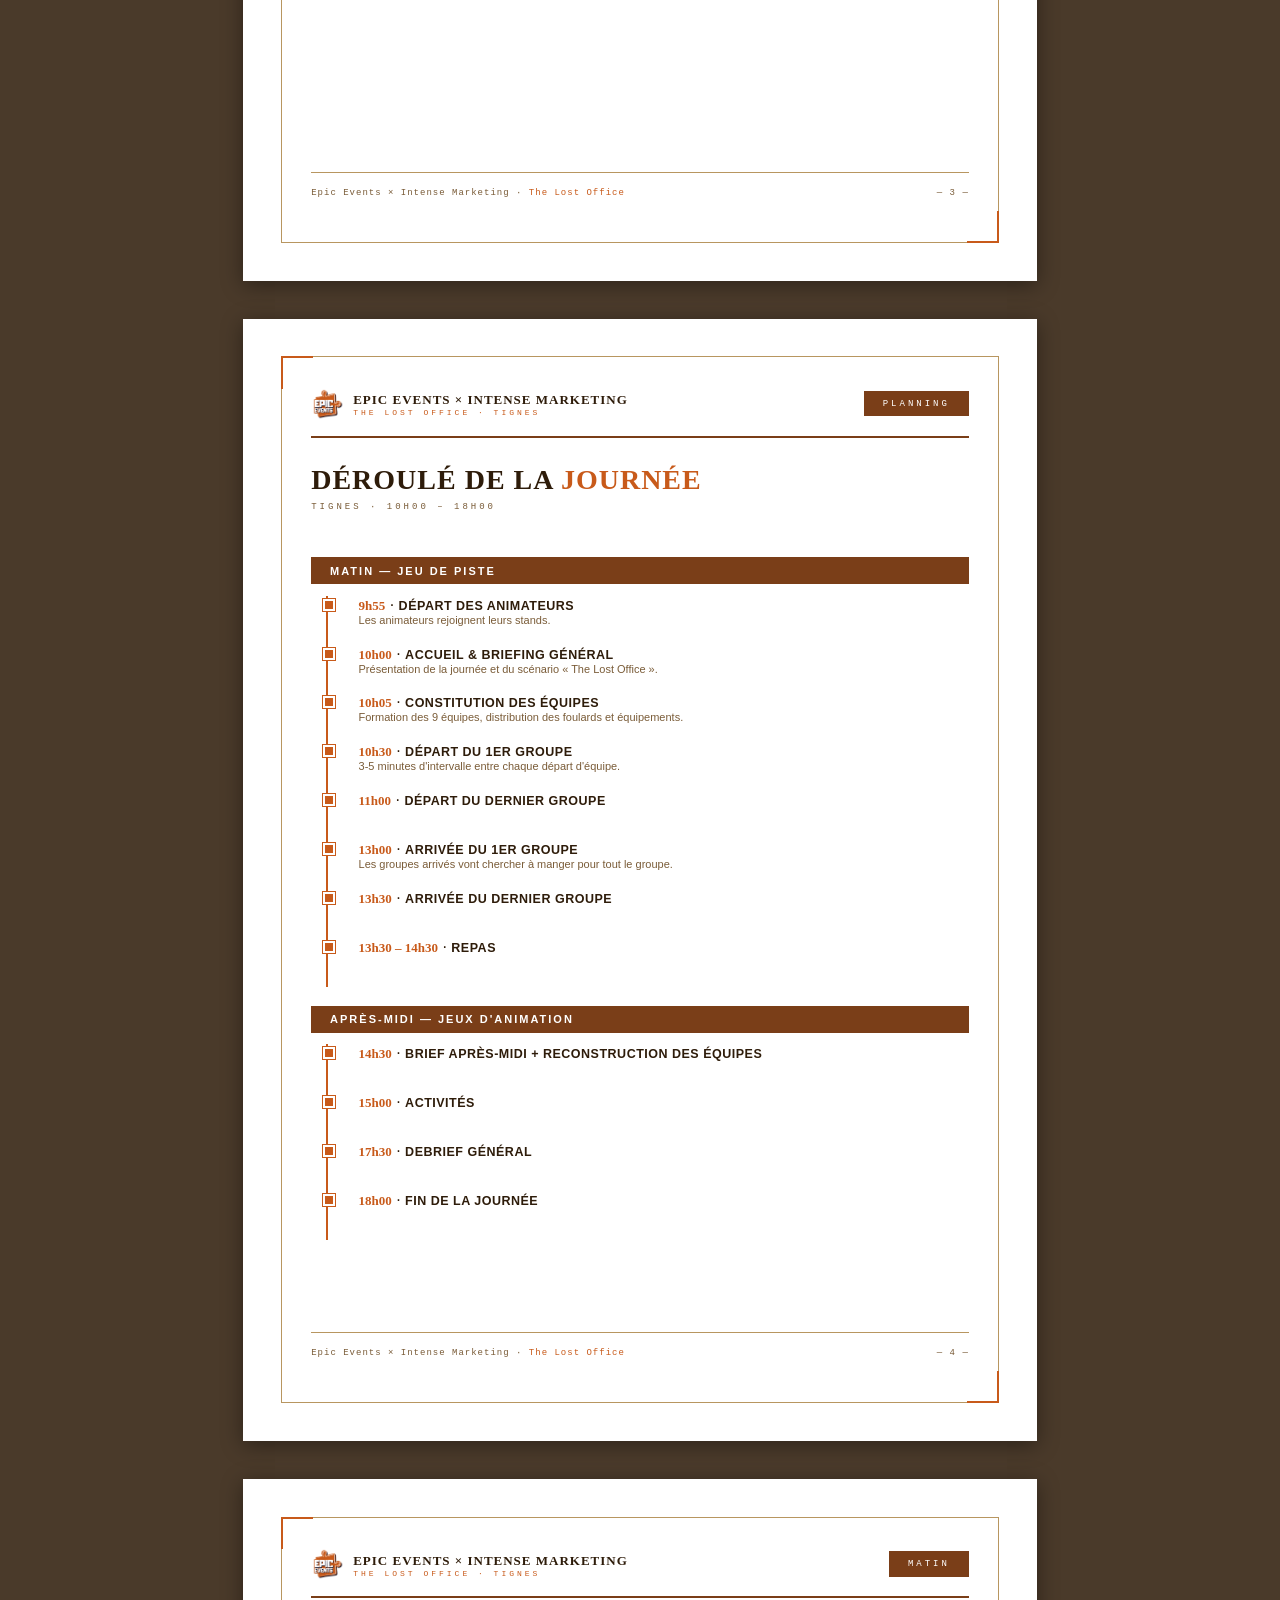
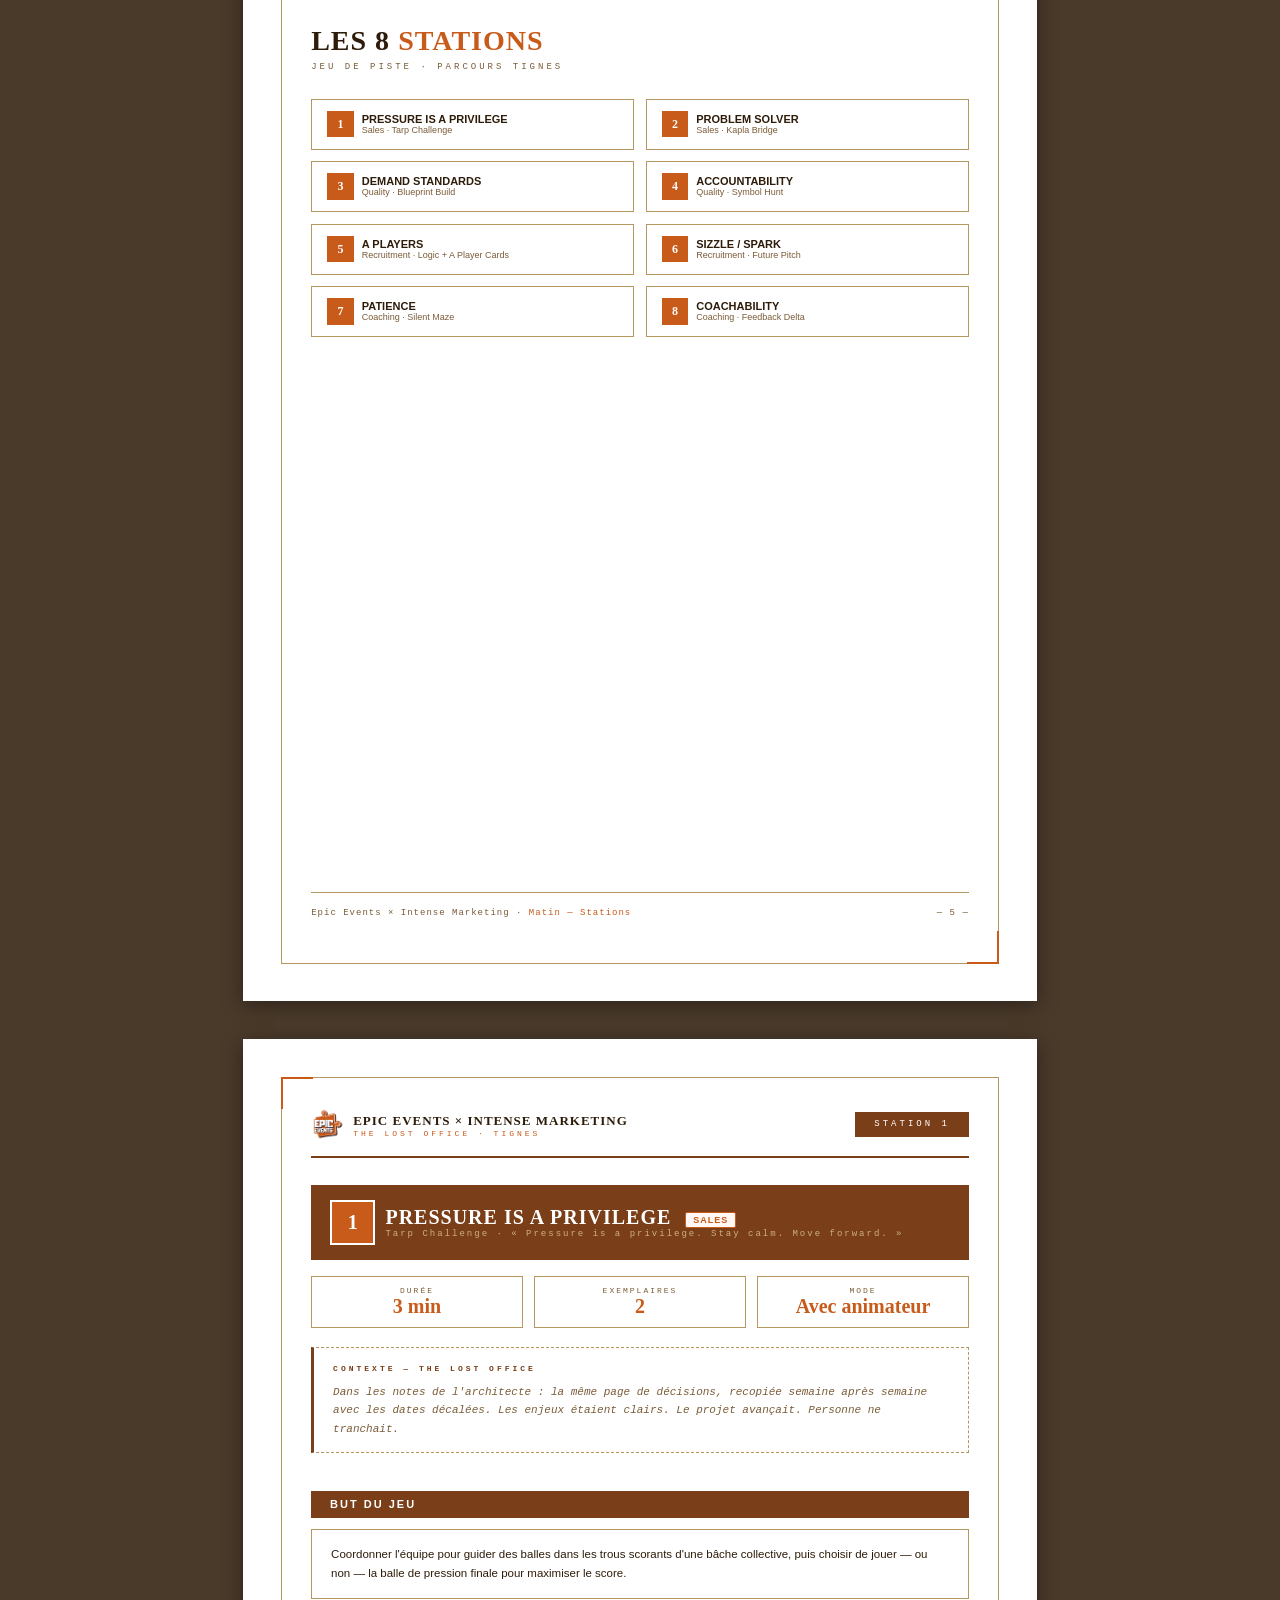
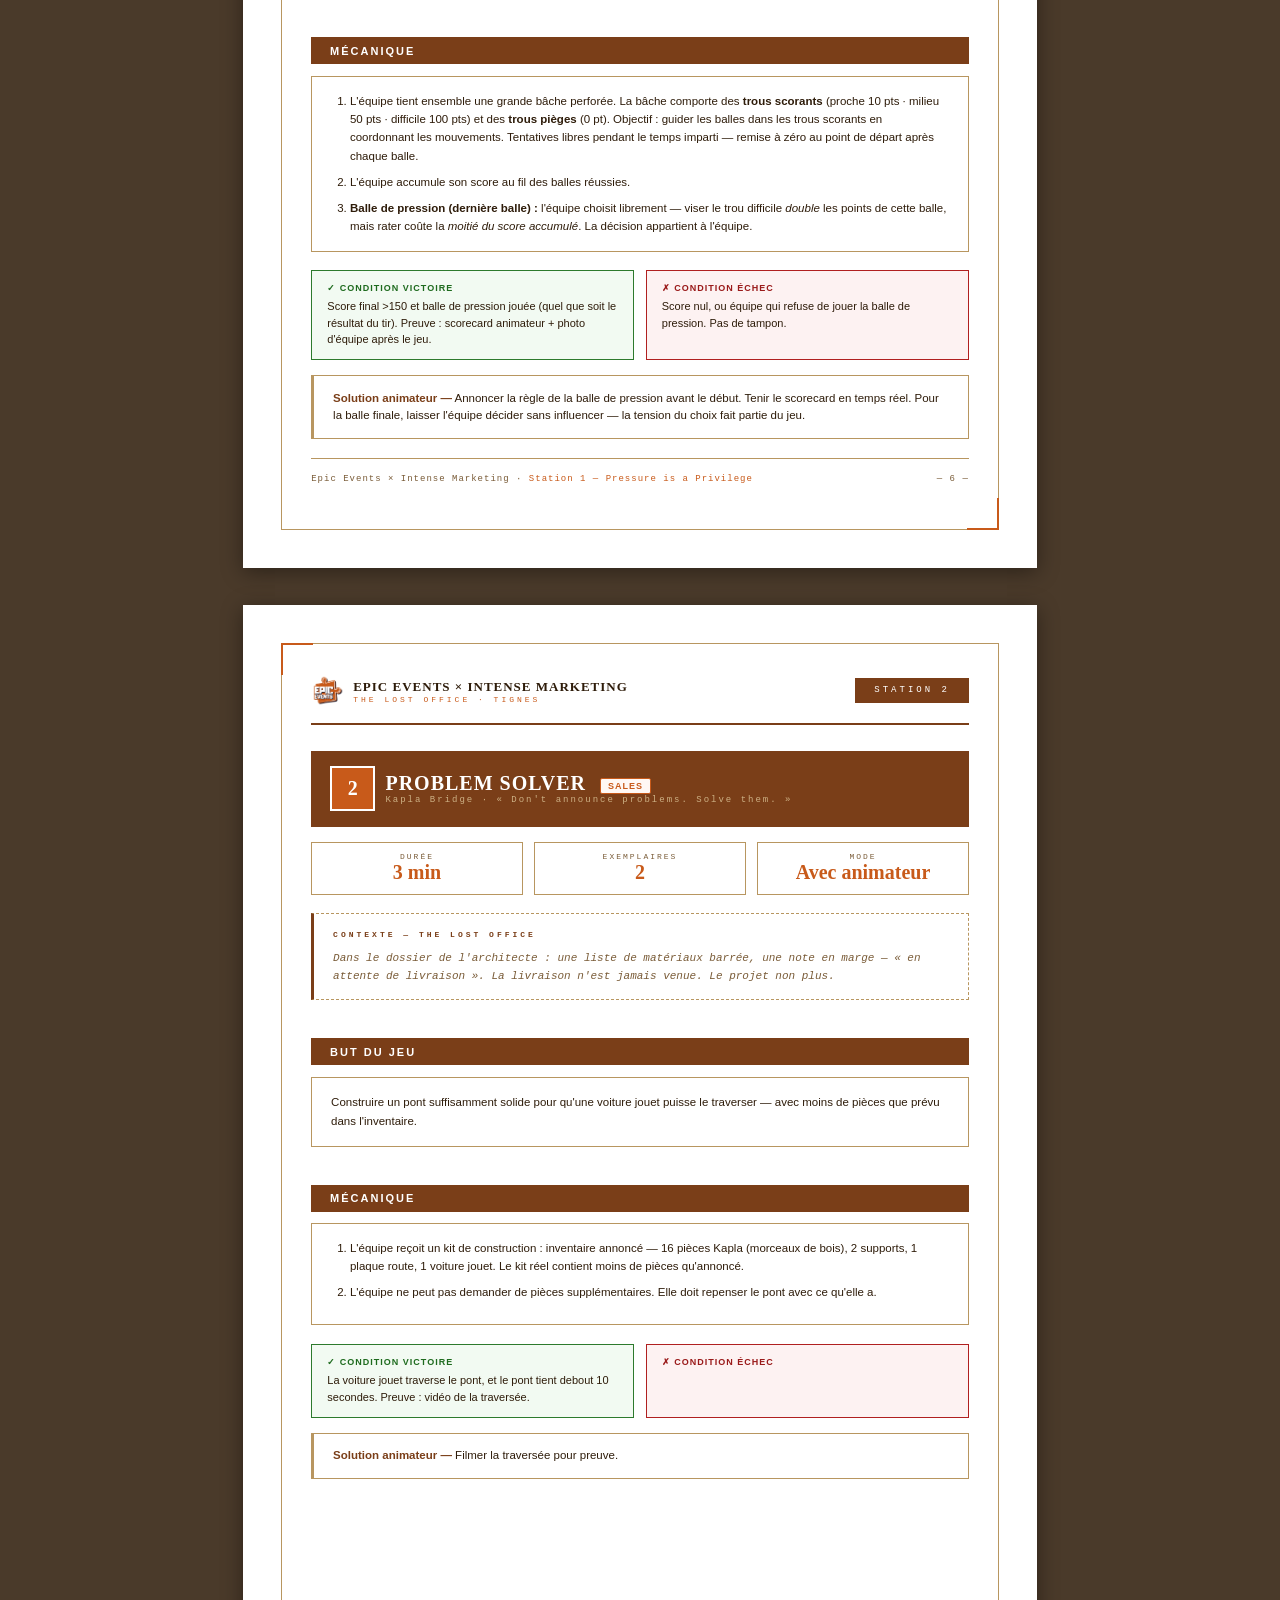
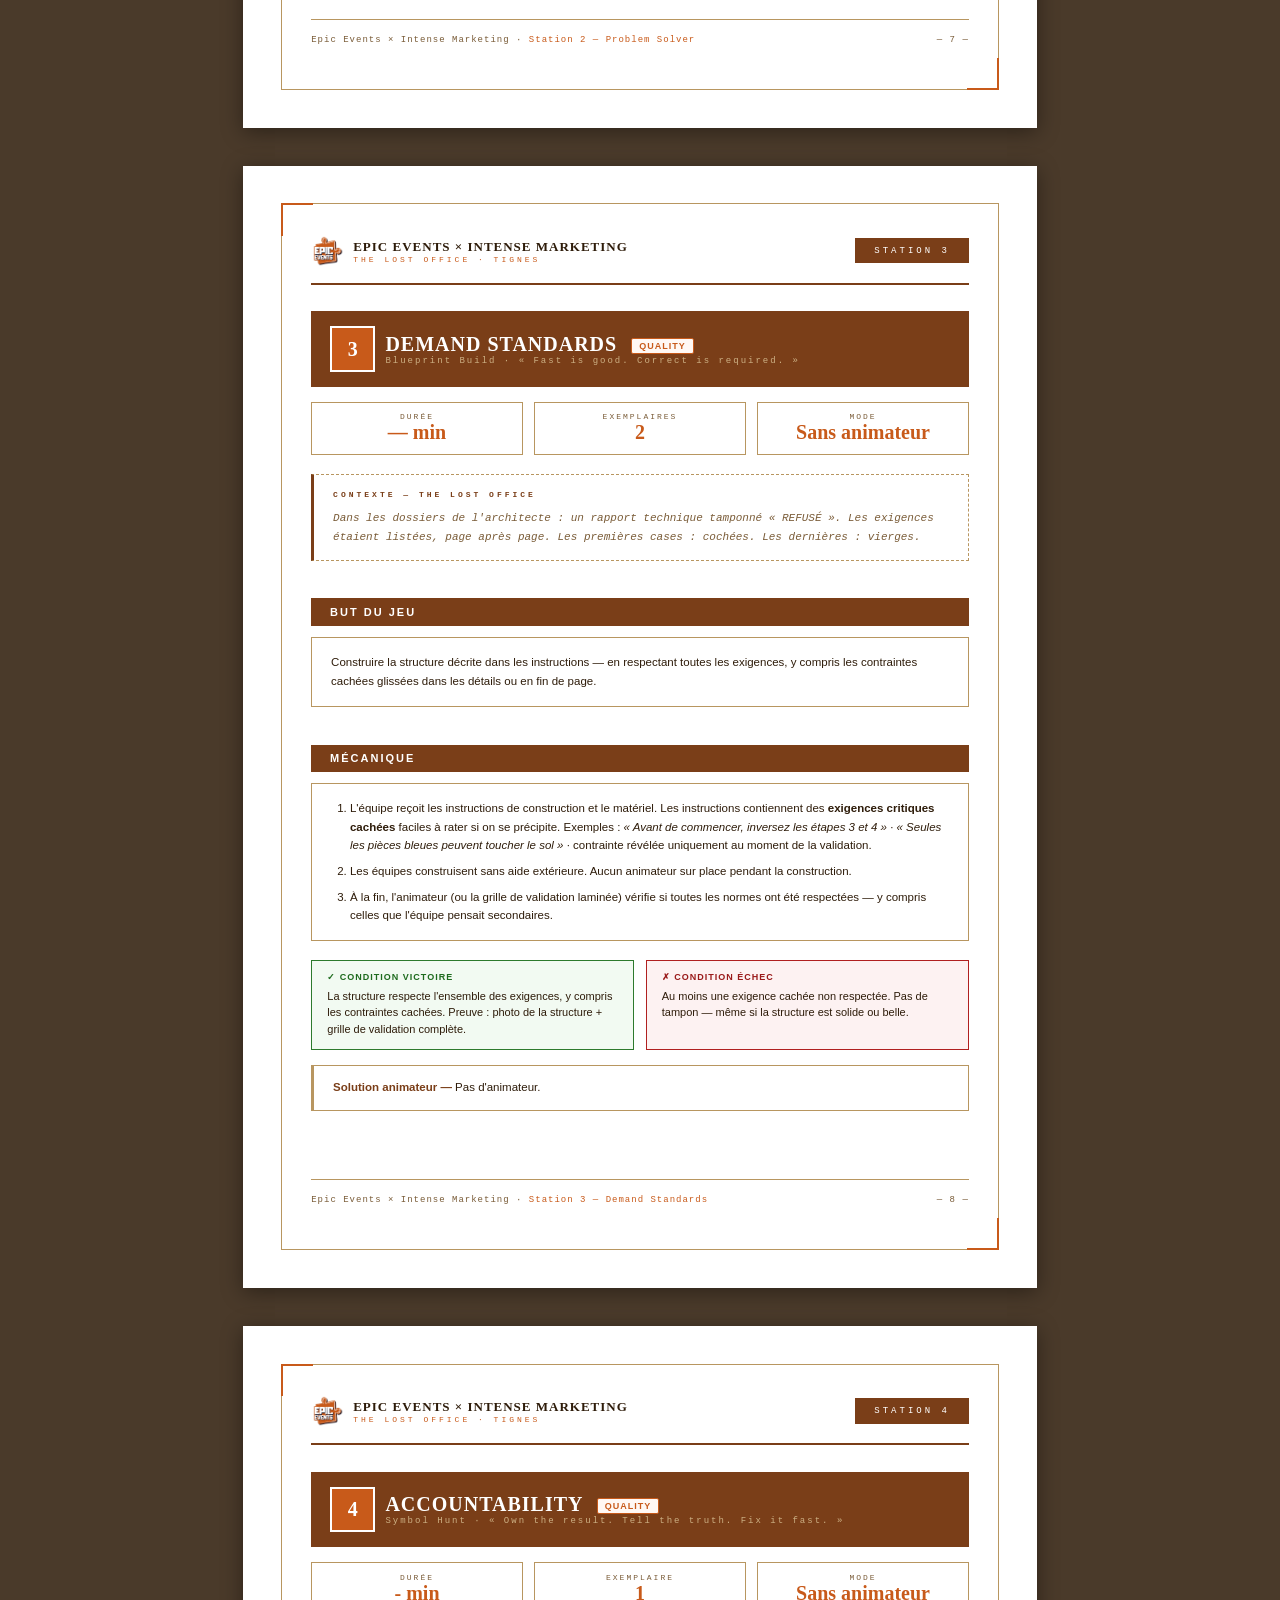
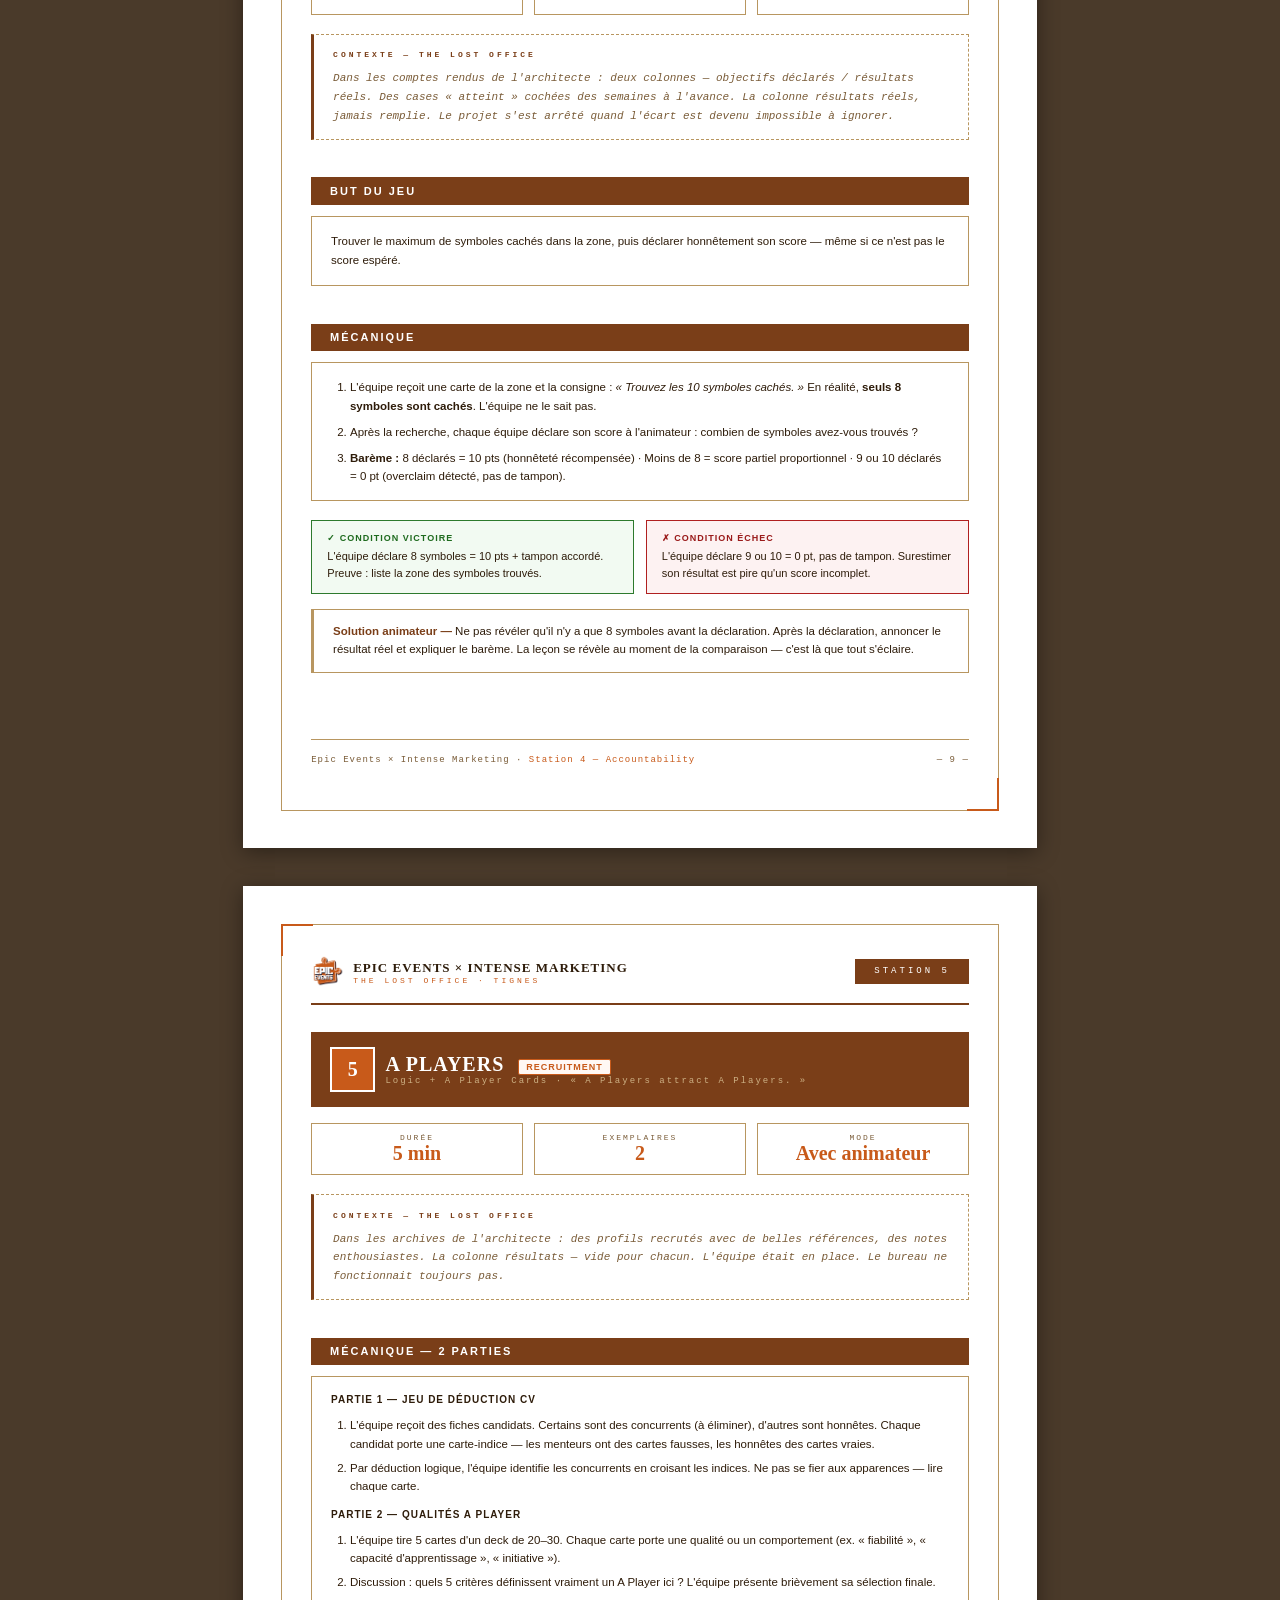
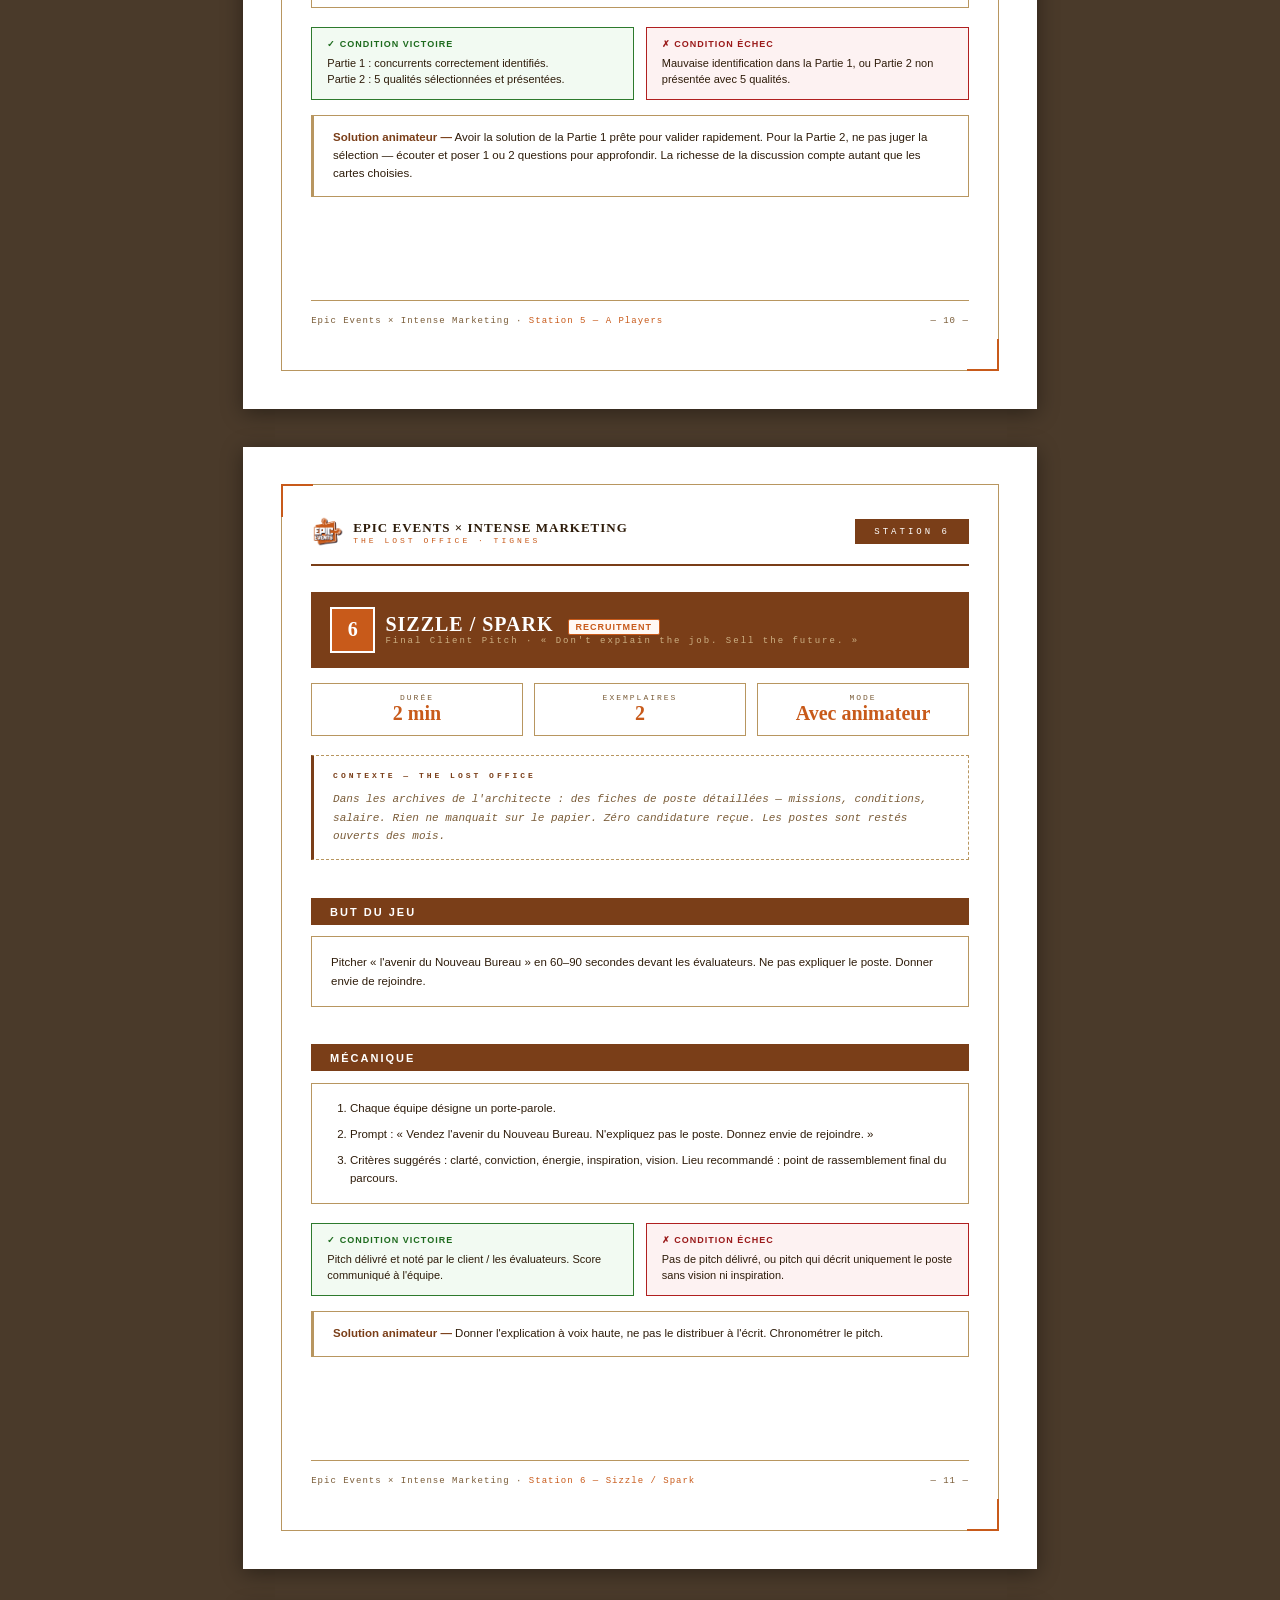
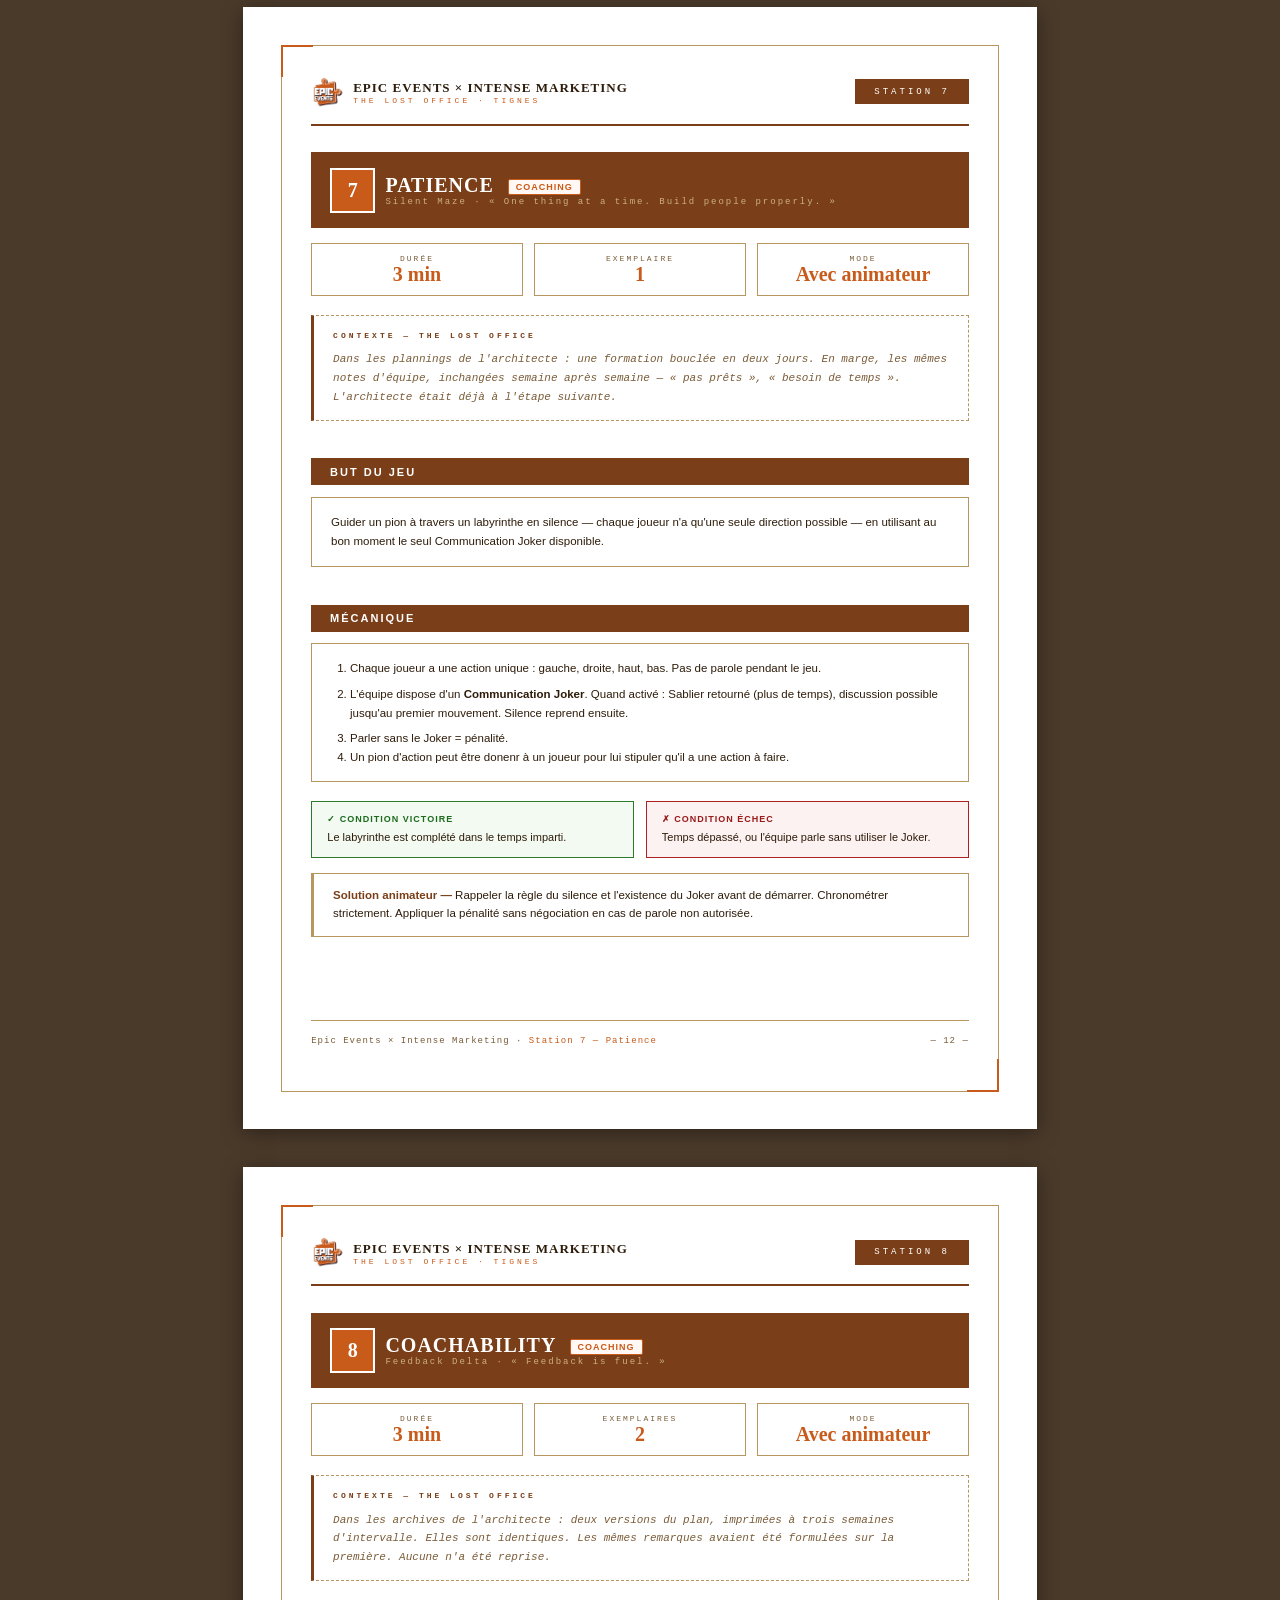
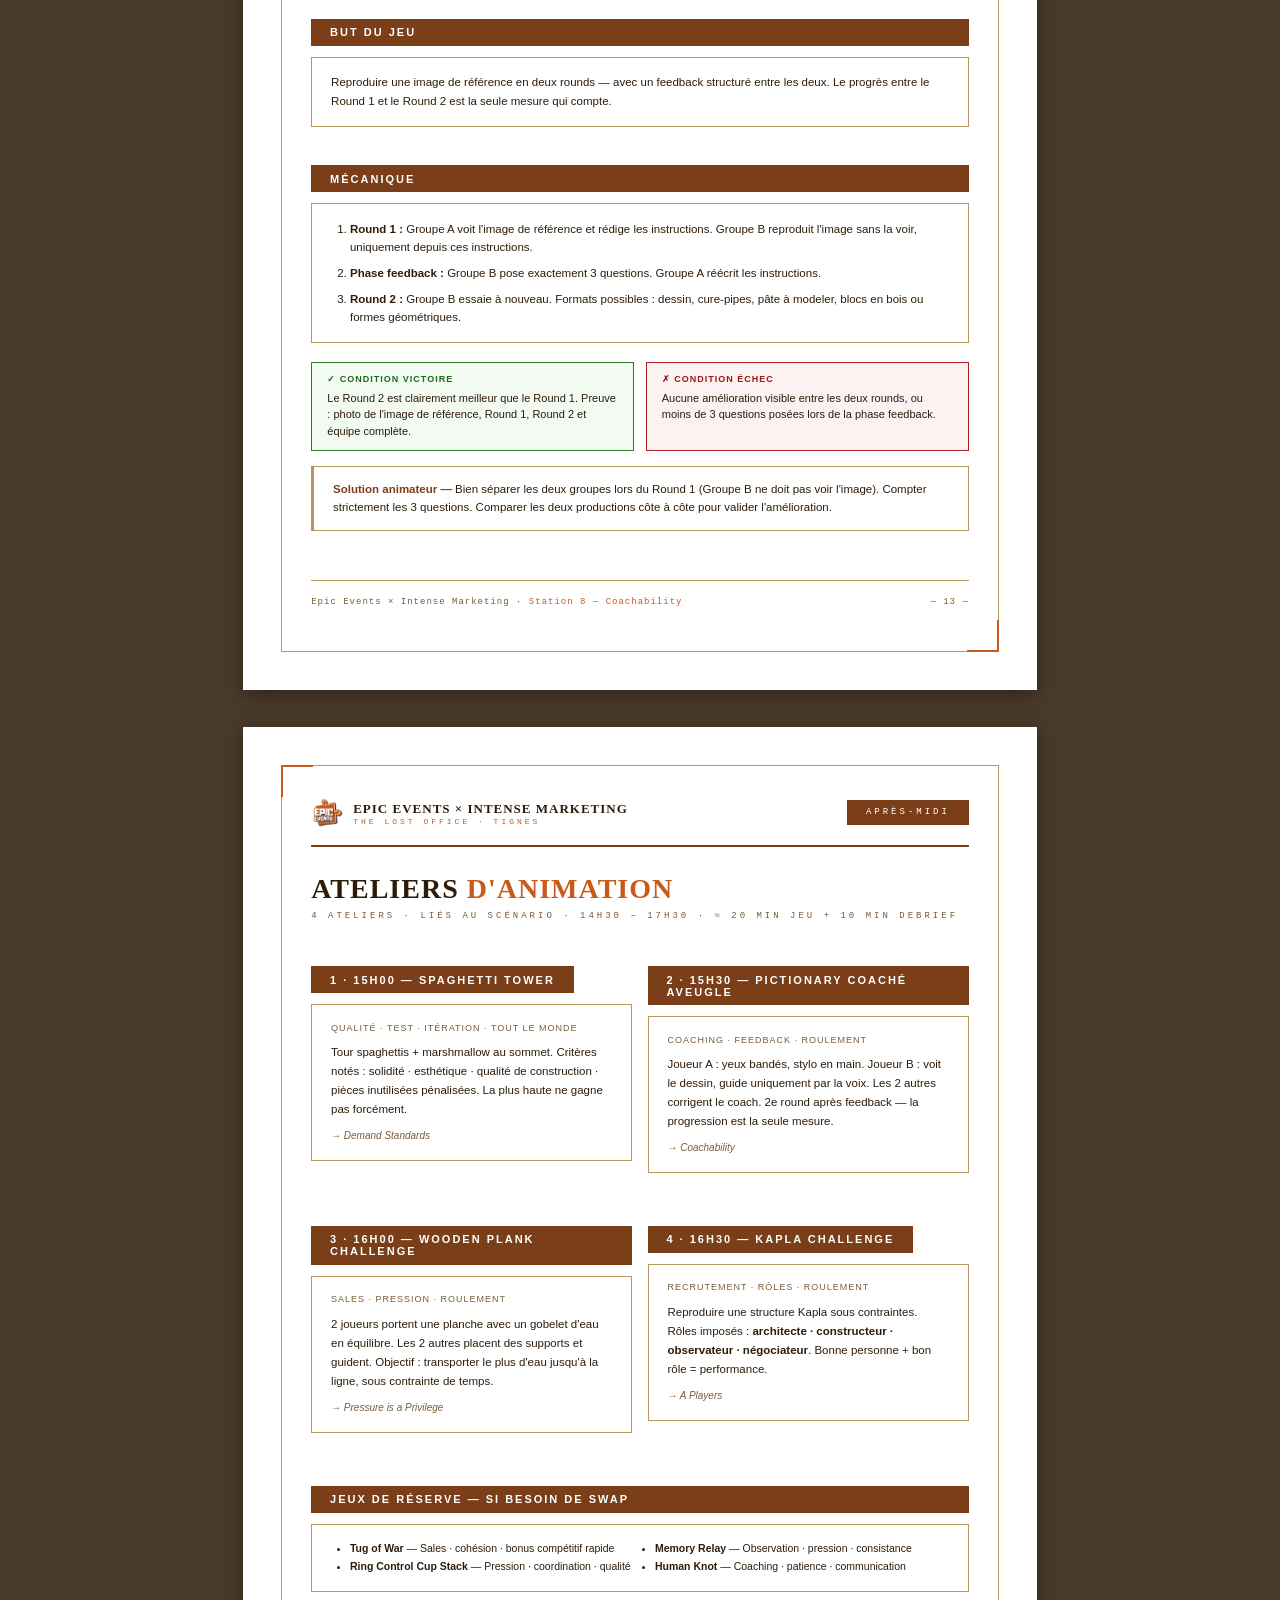
<file: docs/kit-animateur.html>
<!DOCTYPE html>
<html lang="fr">
<head>
<meta charset="UTF-8">
<meta name="viewport" content="width=device-width, initial-scale=1.0">
<title>The Lost Office — Kit Animateur</title>
<link rel="stylesheet" href="expedition.css">
</head>
<body>

<div class="screen-hint no-print">
  Kit Animateur — The Lost Office · Tignes 2026. Export PDF : <b>Ctrl + P</b> → « Enregistrer en PDF » → Marges « Aucune » → A4.
</div>

<!-- ============================================================
     PAGE 1 — PAGE DE GARDE
     ============================================================ -->
<section class="page cover">
  <div class="frame"></div>
  <div class="ctop">
    <img src="epicevents.png" class="mark" alt="Epic Events">
    <div class="bn"><b>EPIC EVENTS × INTENSE MARKETING</b><small>Tignes · 2026</small></div>
  </div>
  <div class="cmid">
    <img src="intensemarketing.png" alt="Intense Marketing" style="height:78mm;display:block;margin:0 auto 8mm;opacity:.9">
    <div class="rule" style="margin-bottom:6mm"><span class="gem"></span></div>
    <div class="kit-title">
      <div class="eyebrow">Kit Animateur · Dossier de mission</div>
      <h1>The Lost Office</h1>
      <div class="sub">Guide complet de l'animateur — Journée d'expédition</div>
    </div>
    <div class="rule" style="margin-top:6mm"><span class="gem"></span></div>
    <p style="font-family:var(--f-type);font-size:10px;color:var(--muted);letter-spacing:2px;text-transform:uppercase;margin:4mm 0 0">Jeu de piste · Stations · Jeux d'animation</p>
  </div>
  <div class="cmeta">
    <span>Tignes · <b>2026</b></span>
    <span>Contact : <b>07 62 54 67 34</b></span>
  </div>
</section>

<!-- ============================================================
     PAGE 2 — SOMMAIRE + BRIEFING
     ============================================================ -->
<section class="page">
  <div class="frame"></div>
  <header class="doc-h">
    <div class="brand"><img src="epicevents.png" class="mark" alt="Epic Events"><div class="bn"><b>EPIC EVENTS × INTENSE MARKETING</b><small>The Lost Office · Tignes</small></div></div>
    <div class="tag">Briefing</div>
  </header>
  <h1 class="page-title">Sommaire &amp; <span class="hl">Briefing</span></h1>
  <p class="page-sub">À lire avant le début de la journée</p>
  <ul class="kl-toc">
    <li><span class="n">1</span> Briefing &amp; histoire <span class="dots"></span><span class="pg">p. 2</span></li>
    <li><span class="n">2</span> Format &amp; kit <span class="dots"></span><span class="pg">p. 3</span></li>
    <li><span class="n">3</span> Déroulé de la journée <span class="dots"></span><span class="pg">p. 4</span></li>
    <li><span class="n">4</span> Vue d'ensemble — 8 stations <span class="dots"></span><span class="pg">p. 5</span></li>
    <li><span class="n">5</span> Fiches stations 1–8 <span class="dots"></span><span class="pg">p. 6–13</span></li>
    <li><span class="n">6</span> Missions autonome &amp; bonus <span class="dots"></span><span class="pg">p. 14</span></li>
    <li><span class="n">7</span> Après-midi — Jeux d'animation <span class="dots"></span><span class="pg">p. 15</span></li>
    <li><span class="n">8</span> Annexes <span class="dots"></span><span class="pg">p. 16</span></li>
  </ul>
  <div class="sec">L'histoire</div>
  <div class="field"><div class="field-b">
    <p class="typed">Un architecte a voulu monter un nouveau bureau… et a échoué. Il a disparu en laissant derrière lui un dossier incomplet. La mission des équipes : remonter sa piste et comprendre ce qui a coincé.</p>
    <p class="typed">Le matin, les équipes partent en <strong>jeu de piste</strong>. Chaque station révèle une pièce du dossier de l'architecte — standards, résolution de problèmes, qualité, recrutement, délégation, coaching…</p>
    <p class="typed">L'après-midi, les équipes s'affrontent dans des <strong>jeux d'animation</strong> liés au scénario, pour mettre en pratique ce qu'elles ont découvert.</p>
  </div></div>
  <footer class="doc-foot"><span>Epic Events × Intense Marketing · <span class="accent">The Lost Office</span></span><span class="pn"></span></footer>
</section>

<!-- ============================================================
     PAGE 3 — FORMAT + KIT
     ============================================================ -->
<section class="page">
  <div class="frame"></div>
  <header class="doc-h">
    <div class="brand"><img src="epicevents.png" class="mark" alt="Epic Events"><div class="bn"><b>EPIC EVENTS × INTENSE MARKETING</b><small>The Lost Office · Tignes</small></div></div>
    <div class="tag">Format</div>
  </header>
  <h1 class="page-title">Format de <span class="hl">l'événement</span></h1>
  <p class="page-sub">L'essentiel en un coup d'œil</p>
  <dl class="kl-summary">
    <dt>Type</dt><dd>Jeu de piste / randonnée avec stations (matin) · Ateliers liés au scénario (après-midi)</dd>
    <dt>Lieu</dt><dd>Tignes</dd>
    <dt>Durée</dt><dd>10h00 – 18h00</dd>
    <dt>Participants</dt><dd>44 personnes</dd>
    <dt>Équipes</dt><dd>9 équipes de 4 personnes</dd>
    <dt>Animateurs</dt><dd>2 Epic Events + 5/6 Intense Marketing</dd>
    <dt>Objectif</dt><dd>Découvrir les 8 leçons du plan perdu le matin · mettre en pratique l'après-midi</dd>
  </dl>
  <div class="sec">Kit — à vérifier avant de partir avec les joueurs</div>
  <div class="field"><div class="field-b">
    <ul class="kl-check">
      <li>Feuilles de route / carnets d'équipe</li>
      <li>Stylos &amp; crayons</li>
      <li>Cartes des stations / plan du parcours</li>
      <li>Téléphone chargé</li>
      <li>Eau (par équipe)</li>
      <li>Crème solaire</li>
      <li>Eau</li>
      <li>Contact d'urgence affiché</li>
      <li>Cri de guerre</li>
      <li>Peinture de guerre</li>
    </ul>
  </div></div>
  <div class="note"><b>À vérifier la veille —</b> charge des appareils, test de chaque station, vérification du parcours.</div>
  <footer class="doc-foot"><span>Epic Events × Intense Marketing · <span class="accent">The Lost Office</span></span><span class="pn"></span></footer>
</section>

<!-- ============================================================
     PAGE 4 — DÉROULÉ DE LA JOURNÉE
     ============================================================ -->
<section class="page">
  <div class="frame"></div>
  <header class="doc-h">
    <div class="brand"><img src="epicevents.png" class="mark" alt="Epic Events"><div class="bn"><b>EPIC EVENTS × INTENSE MARKETING</b><small>The Lost Office · Tignes</small></div></div>
    <div class="tag">Planning</div>
  </header>
  <h1 class="page-title">Déroulé de la <span class="hl">journée</span></h1>
  <p class="page-sub">Tignes · 10h00 – 18h00</p>
  <div class="sec">Matin — Jeu de piste</div>
  <div class="kl-time">
    <div class="slot"><span class="t">9h55</span> · <span class="l">Départ des animateurs</span><div class="d">Les animateurs rejoignent leurs stands.</div></div>
    <div class="slot"><span class="t">10h00</span> · <span class="l">Accueil &amp; briefing général</span><div class="d">Présentation de la journée et du scénario « The Lost Office ».</div></div>
    <div class="slot"><span class="t">10h05</span> · <span class="l">Constitution des équipes</span><div class="d">Formation des 9 équipes, distribution des foulards et équipements.</div></div>
    <div class="slot"><span class="t">10h30</span> · <span class="l">Départ du 1er groupe</span><div class="d">3-5 minutes d'intervalle entre chaque départ d'équipe.</div></div>
    <div class="slot"><span class="t">11h00</span> · <span class="l">Départ du dernier groupe</span><div class="d">&nbsp;</div></div>
    <div class="slot"><span class="t">13h00</span> · <span class="l">Arrivée du 1er groupe</span><div class="d">Les groupes arrivés vont chercher à manger pour tout le groupe.</div></div>
    <div class="slot"><span class="t">13h30</span> · <span class="l">Arrivée du dernier groupe</span><div class="d">&nbsp;</div></div>
    <div class="slot"><span class="t">13h30 – 14h30</span> · <span class="l">Repas</span><div class="d">&nbsp;</div></div>
  </div>
  <div class="sec">Après-midi — Jeux d'animation</div>
  <div class="kl-time">
    <div class="slot"><span class="t">14h30</span> · <span class="l">Brief après-midi + reconstruction des équipes</span><div class="d">&nbsp;</div></div>
    <div class="slot"><span class="t">15h00</span> · <span class="l">Activités</span><div class="d">&nbsp;</div></div>
    <div class="slot"><span class="t">17h30</span> · <span class="l">Debrief général</span><div class="d">&nbsp;</div></div>
    <div class="slot"><span class="t">18h00</span> · <span class="l">Fin de la journée</span><div class="d">&nbsp;</div></div>
  </div>
  <footer class="doc-foot"><span>Epic Events × Intense Marketing · <span class="accent">The Lost Office</span></span><span class="pn"></span></footer>
</section>

<!-- ============================================================
     PAGE 5 — VUE D'ENSEMBLE DES 8 STATIONS
     ============================================================ -->
<section class="page">
  <div class="frame"></div>
  <header class="doc-h">
    <div class="brand"><img src="epicevents.png" class="mark" alt="Epic Events"><div class="bn"><b>EPIC EVENTS × INTENSE MARKETING</b><small>The Lost Office · Tignes</small></div></div>
    <div class="tag">Matin</div>
  </header>
  <h1 class="page-title">Les 8 <span class="hl">stations</span></h1>
  <p class="page-sub">Jeu de piste · parcours Tignes</p>
  <div class="st-grid">
    <div class="st-tile"><span class="num">1</span><div><div class="nm">Pressure is a Privilege</div><div class="mt">Sales · Tarp Challenge</div></div></div>
    <div class="st-tile"><span class="num">2</span><div><div class="nm">Problem Solver</div><div class="mt">Sales · Kapla Bridge</div></div></div>
    <div class="st-tile"><span class="num">3</span><div><div class="nm">Demand Standards</div><div class="mt">Quality · Blueprint Build</div></div></div>
    <div class="st-tile"><span class="num">4</span><div><div class="nm">Accountability</div><div class="mt">Quality · Symbol Hunt</div></div></div>
    <div class="st-tile"><span class="num">5</span><div><div class="nm">A Players</div><div class="mt">Recruitment · Logic + A Player Cards</div></div></div>
    <div class="st-tile"><span class="num">6</span><div><div class="nm">Sizzle / Spark</div><div class="mt">Recruitment · Future Pitch</div></div></div>
    <div class="st-tile"><span class="num">7</span><div><div class="nm">Patience</div><div class="mt">Coaching · Silent Maze</div></div></div>
    <div class="st-tile"><span class="num">8</span><div><div class="nm">Coachability</div><div class="mt">Coaching · Feedback Delta</div></div></div>
  </div>
  <footer class="doc-foot"><span>Epic Events × Intense Marketing · <span class="accent">Matin — Stations</span></span><span class="pn"></span></footer>
</section>

<!-- ============================================================
     PAGE 6 — STATION 1 : PRESSURE IS A PRIVILEGE
     ============================================================ -->
<section class="page">
  <div class="frame"></div>
  <header class="doc-h">
    <div class="brand"><img src="epicevents.png" class="mark" alt="Epic Events"><div class="bn"><b>EPIC EVENTS × INTENSE MARKETING</b><small>The Lost Office · Tignes</small></div></div>
    <div class="tag">Station 1</div>
  </header>
  <div class="st-head">
    <div class="badge">1</div>
    <div>
      <h2>Pressure is a Privilege <span class="theme-tag">Sales</span></h2>
      <div class="sub">Tarp Challenge · « Pressure is a privilege. Stay calm. Move forward. »</div>
    </div>
  </div>
  <div class="facts2">
    <div class="f"><div class="k">Durée</div><div class="v">3 min</div></div>
    <div class="f"><div class="k">Exemplaires</div><div class="v">2</div></div>
    <div class="f"><div class="k">Mode</div><div class="v">Avec animateur</div></div>
  </div>
  <div class="scenario">
    <span class="label">Contexte — The Lost Office</span>
    Dans les notes de l'architecte : la même page de décisions, recopiée semaine après semaine avec les dates décalées. Les enjeux étaient clairs. Le projet avançait. Personne ne tranchait.
  </div>
  <div class="sec">But du jeu</div>
  <div class="field"><div class="field-b">
    <p>Coordonner l'équipe pour guider des balles dans les trous scorants d'une bâche collective, puis choisir de jouer — ou non — la balle de pression finale pour maximiser le score.</p>
  </div></div>
  <div class="sec">Mécanique</div>
  <div class="field"><div class="field-b">
    <ol style="margin:0;padding-left:5mm">
      <li style="font-size:11.5px;line-height:1.6;margin-bottom:2mm">L'équipe tient ensemble une grande bâche perforée. La bâche comporte des <strong>trous scorants</strong> (proche 10 pts · milieu 50 pts · difficile 100 pts) et des <strong>trous pièges</strong> (0 pt). Objectif : guider les balles dans les trous scorants en coordonnant les mouvements. Tentatives libres pendant le temps imparti — remise à zéro au point de départ après chaque balle.</li>
      <li style="font-size:11.5px;line-height:1.6;margin-bottom:2mm">L'équipe accumule son score au fil des balles réussies.</li>
      <li style="font-size:11.5px;line-height:1.6"><strong>Balle de pression (dernière balle) :</strong> l'équipe choisit librement — viser le trou difficile <em>double</em> les points de cette balle, mais rater coûte la <em>moitié du score accumulé</em>. La décision appartient à l'équipe.</li>
    </ol>
  </div></div>
  <div class="conds">
    <div class="cond cond--win"><div class="k">✓ Condition victoire</div><p>Score final >150 et balle de pression jouée (quel que soit le résultat du tir). Preuve : scorecard animateur + photo d'équipe après le jeu.</p></div>
    <div class="cond cond--fail"><div class="k">✗ Condition échec</div><p>Score nul, ou équipe qui refuse de jouer la balle de pression. Pas de tampon.</p></div>
  </div>
  <div class="note"><b>Solution animateur —</b> Annoncer la règle de la balle de pression avant le début. Tenir le scorecard en temps réel. Pour la balle finale, laisser l'équipe décider sans influencer — la tension du choix fait partie du jeu.</div>
  <footer class="doc-foot"><span>Epic Events × Intense Marketing · <span class="accent">Station 1 — Pressure is a Privilege</span></span><span class="pn"></span></footer>
</section>

<!-- ============================================================
     PAGE 7 — STATION 2 : PROBLEM SOLVER
     ============================================================ -->
<section class="page">
  <div class="frame"></div>
  <header class="doc-h">
    <div class="brand"><img src="epicevents.png" class="mark" alt="Epic Events"><div class="bn"><b>EPIC EVENTS × INTENSE MARKETING</b><small>The Lost Office · Tignes</small></div></div>
    <div class="tag">Station 2</div>
  </header>
  <div class="st-head">
    <div class="badge">2</div>
    <div>
      <h2>Problem Solver <span class="theme-tag">Sales</span></h2>
      <div class="sub">Kapla Bridge · « Don't announce problems. Solve them. »</div>
    </div>
  </div>
  <div class="facts2">
    <div class="f"><div class="k">Durée</div><div class="v">3 min</div></div>
    <div class="f"><div class="k">Exemplaires</div><div class="v">2</div></div>
    <div class="f"><div class="k">Mode</div><div class="v">Avec animateur</div></div>
  </div>
  <div class="scenario">
    <span class="label">Contexte — The Lost Office</span>
    Dans le dossier de l'architecte : une liste de matériaux barrée, une note en marge — « en attente de livraison ». La livraison n'est jamais venue. Le projet non plus.
  </div>
  <div class="sec">But du jeu</div>
  <div class="field"><div class="field-b">
    <p>Construire un pont suffisamment solide pour qu'une voiture jouet puisse le traverser — avec moins de pièces que prévu dans l'inventaire.</p>
  </div></div>
  <div class="sec">Mécanique</div>
  <div class="field"><div class="field-b">
    <ol style="margin:0;padding-left:5mm">
      <li style="font-size:11.5px;line-height:1.6;margin-bottom:2mm">L'équipe reçoit un kit de construction : inventaire annoncé — 16 pièces Kapla (morceaux de bois), 2 supports, 1 plaque route, 1 voiture jouet. Le kit réel contient moins de pièces qu'annoncé.</li>
      <li style="font-size:11.5px;line-height:1.6;margin-bottom:2mm">L'équipe ne peut pas demander de pièces supplémentaires. Elle doit repenser le pont avec ce qu'elle a.</li>
    </ol>
  </div></div>
  <div class="conds">
    <div class="cond cond--win"><div class="k">✓ Condition victoire</div><p>La voiture jouet traverse le pont, et le pont tient debout 10 secondes. Preuve : vidéo de la traversée.</p></div>
    <div class="cond cond--fail"><div class="k">✗ Condition échec</div></div>
  </div>
  <div class="note"><b>Solution animateur —</b> Filmer la traversée pour preuve.</div>
  <footer class="doc-foot"><span>Epic Events × Intense Marketing · <span class="accent">Station 2 — Problem Solver</span></span><span class="pn"></span></footer>
</section>

<!-- ============================================================
     PAGE 8 — STATION 3 : DEMAND STANDARDS
     ============================================================ -->
<section class="page">
  <div class="frame"></div>
  <header class="doc-h">
    <div class="brand"><img src="epicevents.png" class="mark" alt="Epic Events"><div class="bn"><b>EPIC EVENTS × INTENSE MARKETING</b><small>The Lost Office · Tignes</small></div></div>
    <div class="tag">Station 3</div>
  </header>
  <div class="st-head">
    <div class="badge">3</div>
    <div>
      <h2>Demand Standards <span class="theme-tag">Quality</span></h2>
      <div class="sub">Blueprint Build · « Fast is good. Correct is required. »</div>
    </div>
  </div>
  <div class="facts2">
    <div class="f"><div class="k">Durée</div><div class="v">— min</div></div>
    <div class="f"><div class="k">Exemplaires</div><div class="v">2</div></div>
    <div class="f"><div class="k">Mode</div><div class="v">Sans animateur</div></div>
  </div>
  <div class="scenario">
    <span class="label">Contexte — The Lost Office</span>
    Dans les dossiers de l'architecte : un rapport technique tamponné « REFUSÉ ». Les exigences étaient listées, page après page. Les premières cases : cochées. Les dernières : vierges.
  </div>
  <div class="sec">But du jeu</div>
  <div class="field"><div class="field-b">
    <p>Construire la structure décrite dans les instructions — en respectant toutes les exigences, y compris les contraintes cachées glissées dans les détails ou en fin de page.</p>
  </div></div>
  <div class="sec">Mécanique</div>
  <div class="field"><div class="field-b">
    <ol style="margin:0;padding-left:5mm">
      <li style="font-size:11.5px;line-height:1.6;margin-bottom:2mm">L'équipe reçoit les instructions de construction et le matériel. Les instructions contiennent des <strong>exigences critiques cachées</strong> faciles à rater si on se précipite. Exemples : <em>« Avant de commencer, inversez les étapes 3 et 4 »</em> · <em>« Seules les pièces bleues peuvent toucher le sol »</em> · contrainte révélée uniquement au moment de la validation.</li>
      <li style="font-size:11.5px;line-height:1.6;margin-bottom:2mm">Les équipes construisent sans aide extérieure. Aucun animateur sur place pendant la construction.</li>
      <li style="font-size:11.5px;line-height:1.6">À la fin, l'animateur (ou la grille de validation laminée) vérifie si toutes les normes ont été respectées — y compris celles que l'équipe pensait secondaires.</li>
    </ol>
  </div></div>
  <div class="conds">
    <div class="cond cond--win"><div class="k">✓ Condition victoire</div><p>La structure respecte l'ensemble des exigences, y compris les contraintes cachées. Preuve : photo de la structure + grille de validation complète.</p></div>
    <div class="cond cond--fail"><div class="k">✗ Condition échec</div><p>Au moins une exigence cachée non respectée. Pas de tampon — même si la structure est solide ou belle.</p></div>
  </div>
  <div class="note"><b>Solution animateur —</b> Pas d'animateur.</div>
  <footer class="doc-foot"><span>Epic Events × Intense Marketing · <span class="accent">Station 3 — Demand Standards</span></span><span class="pn"></span></footer>
</section>

<!-- ============================================================
     PAGE 9 — STATION 4 : ACCOUNTABILITY
     ============================================================ -->
<section class="page">
  <div class="frame"></div>
  <header class="doc-h">
    <div class="brand"><img src="epicevents.png" class="mark" alt="Epic Events"><div class="bn"><b>EPIC EVENTS × INTENSE MARKETING</b><small>The Lost Office · Tignes</small></div></div>
    <div class="tag">Station 4</div>
  </header>
  <div class="st-head">
    <div class="badge">4</div>
    <div>
      <h2>Accountability <span class="theme-tag">Quality</span></h2>
      <div class="sub">Symbol Hunt · « Own the result. Tell the truth. Fix it fast. »</div>
    </div>
  </div>
  <div class="facts2">
    <div class="f"><div class="k">Durée</div><div class="v">- min</div></div>
    <div class="f"><div class="k">Exemplaire</div><div class="v">1</div></div>
    <div class="f"><div class="k">Mode</div><div class="v">Sans animateur</div></div>
  </div>
  <div class="scenario">
    <span class="label">Contexte — The Lost Office</span>
    Dans les comptes rendus de l'architecte : deux colonnes — objectifs déclarés / résultats réels. Des cases « atteint » cochées des semaines à l'avance. La colonne résultats réels, jamais remplie. Le projet s'est arrêté quand l'écart est devenu impossible à ignorer.
  </div>
  <div class="sec">But du jeu</div>
  <div class="field"><div class="field-b">
    <p>Trouver le maximum de symboles cachés dans la zone, puis déclarer honnêtement son score — même si ce n'est pas le score espéré.</p>
  </div></div>
  <div class="sec">Mécanique</div>
  <div class="field"><div class="field-b">
    <ol style="margin:0;padding-left:5mm">
      <li style="font-size:11.5px;line-height:1.6;margin-bottom:2mm">L'équipe reçoit une carte de la zone et la consigne : <em>« Trouvez les 10 symboles cachés. »</em> En réalité, <strong>seuls 8 symboles sont cachés</strong>. L'équipe ne le sait pas.</li>
      <li style="font-size:11.5px;line-height:1.6;margin-bottom:2mm">Après la recherche, chaque équipe déclare son score à l'animateur : combien de symboles avez-vous trouvés ?</li>
      <li style="font-size:11.5px;line-height:1.6"><strong>Barème :</strong> 8 déclarés = 10 pts (honnêteté récompensée) · Moins de 8 = score partiel proportionnel · 9 ou 10 déclarés = 0 pt (overclaim détecté, pas de tampon).</li>
    </ol>
  </div></div>
  <div class="conds">
    <div class="cond cond--win"><div class="k">✓ Condition victoire</div><p>L'équipe déclare 8 symboles = 10 pts + tampon accordé. Preuve : liste la zone des symboles trouvés.</p></div>
    <div class="cond cond--fail"><div class="k">✗ Condition échec</div><p>L'équipe déclare 9 ou 10 = 0 pt, pas de tampon. Surestimer son résultat est pire qu'un score incomplet.</p></div>
  </div>
  <div class="note"><b>Solution animateur —</b> Ne pas révéler qu'il n'y a que 8 symboles avant la déclaration. Après la déclaration, annoncer le résultat réel et expliquer le barème. La leçon se révèle au moment de la comparaison — c'est là que tout s'éclaire.</div>
  <footer class="doc-foot"><span>Epic Events × Intense Marketing · <span class="accent">Station 4 — Accountability</span></span><span class="pn"></span></footer>
</section>

<!-- ============================================================
     PAGE 10 — STATION 5 : A PLAYERS
     ============================================================ -->
<section class="page">
  <div class="frame"></div>
  <header class="doc-h">
    <div class="brand"><img src="epicevents.png" class="mark" alt="Epic Events"><div class="bn"><b>EPIC EVENTS × INTENSE MARKETING</b><small>The Lost Office · Tignes</small></div></div>
    <div class="tag">Station 5</div>
  </header>
  <div class="st-head">
    <div class="badge">5</div>
    <div>
      <h2>A Players <span class="theme-tag">Recruitment</span></h2>
      <div class="sub">Logic + A Player Cards · « A Players attract A Players. »</div>
    </div>
  </div>
  <div class="facts2">
    <div class="f"><div class="k">Durée</div><div class="v">5 min</div></div>
    <div class="f"><div class="k">Exemplaires</div><div class="v">2</div></div>
    <div class="f"><div class="k">Mode</div><div class="v">Avec animateur</div></div>
  </div>
  <div class="scenario">
    <span class="label">Contexte — The Lost Office</span>
    Dans les archives de l'architecte : des profils recrutés avec de belles références, des notes enthousiastes. La colonne résultats — vide pour chacun. L'équipe était en place. Le bureau ne fonctionnait toujours pas.
  </div>
  <div class="sec">Mécanique — 2 parties</div>
  <div class="field"><div class="field-b">
    <p style="font-size:10px;font-weight:700;letter-spacing:1px;text-transform:uppercase;color:var(--accent);margin-bottom:2mm">Partie 1 — Jeu de déduction CV</p>
    <ol style="margin:0 0 3mm;padding-left:5mm">
      <li style="font-size:11.5px;line-height:1.6;margin-bottom:1.5mm">L'équipe reçoit des fiches candidats. Certains sont des concurrents (à éliminer), d'autres sont honnêtes. Chaque candidat porte une carte-indice — les menteurs ont des cartes fausses, les honnêtes des cartes vraies.</li>
      <li style="font-size:11.5px;line-height:1.6">Par déduction logique, l'équipe identifie les concurrents en croisant les indices. Ne pas se fier aux apparences — lire chaque carte.</li>
    </ol>
    <p style="font-size:10px;font-weight:700;letter-spacing:1px;text-transform:uppercase;color:var(--accent);margin-bottom:2mm">Partie 2 — Qualités A Player</p>
    <ol style="margin:0;padding-left:5mm">
      <li style="font-size:11.5px;line-height:1.6;margin-bottom:1.5mm">L'équipe tire 5 cartes d'un deck de 20–30. Chaque carte porte une qualité ou un comportement (ex. « fiabilité », « capacité d'apprentissage », « initiative »).</li>
      <li style="font-size:11.5px;line-height:1.6">Discussion : quels 5 critères définissent vraiment un A Player ici ? L'équipe présente brièvement sa sélection finale.</li>
    </ol>
  </div></div>
  <div class="conds">
    <div class="cond cond--win"><div class="k">✓ Condition victoire</div><p>Partie 1 : concurrents correctement identifiés. <br>Partie 2 : 5 qualités sélectionnées et présentées.</p></div>
    <div class="cond cond--fail"><div class="k">✗ Condition échec</div><p>Mauvaise identification dans la Partie 1, ou Partie 2 non présentée avec 5 qualités.</p></div>
  </div>
  <div class="note"><b>Solution animateur —</b> Avoir la solution de la Partie 1 prête pour valider rapidement. Pour la Partie 2, ne pas juger la sélection — écouter et poser 1 ou 2 questions pour approfondir. La richesse de la discussion compte autant que les cartes choisies.</div>
  <footer class="doc-foot"><span>Epic Events × Intense Marketing · <span class="accent">Station 5 — A Players</span></span><span class="pn"></span></footer>
</section>

<!-- ============================================================
     PAGE 11 — STATION 6 : SIZZLE / SPARK
     ============================================================ -->
<section class="page">
  <div class="frame"></div>
  <header class="doc-h">
    <div class="brand"><img src="epicevents.png" class="mark" alt="Epic Events"><div class="bn"><b>EPIC EVENTS × INTENSE MARKETING</b><small>The Lost Office · Tignes</small></div></div>
    <div class="tag">Station 6</div>
  </header>
  <div class="st-head">
    <div class="badge">6</div>
    <div>
      <h2>Sizzle / Spark <span class="theme-tag">Recruitment</span></h2>
      <div class="sub">Final Client Pitch · « Don't explain the job. Sell the future. »</div>
    </div>
  </div>
  <div class="facts2">
    <div class="f"><div class="k">Durée</div><div class="v">2 min</div></div>
    <div class="f"><div class="k">Exemplaires</div><div class="v">2</div></div>
    <div class="f"><div class="k">Mode</div><div class="v">Avec animateur</div></div>
  </div>
  <div class="scenario">
    <span class="label">Contexte — The Lost Office</span>
    Dans les archives de l'architecte : des fiches de poste détaillées — missions, conditions, salaire. Rien ne manquait sur le papier. Zéro candidature reçue. Les postes sont restés ouverts des mois.
  </div>
  <div class="sec">But du jeu</div>
  <div class="field"><div class="field-b">
    <p>Pitcher « l'avenir du Nouveau Bureau » en 60–90 secondes devant les évaluateurs. Ne pas expliquer le poste. Donner envie de rejoindre.</p>
  </div></div>
  <div class="sec">Mécanique</div>
  <div class="field"><div class="field-b">
    <ol style="margin:0;padding-left:5mm">
      <li style="font-size:11.5px;line-height:1.6;margin-bottom:2mm">Chaque équipe désigne un porte-parole.</li>
      <li style="font-size:11.5px;line-height:1.6;margin-bottom:2mm">Prompt : « Vendez l'avenir du Nouveau Bureau. N'expliquez pas le poste. Donnez envie de rejoindre. »</li>
      <li style="font-size:11.5px;line-height:1.6">Critères suggérés : clarté, conviction, énergie, inspiration, vision. Lieu recommandé : point de rassemblement final du parcours.</li>
    </ol>
  </div></div>
  <div class="conds">
    <div class="cond cond--win"><div class="k">✓ Condition victoire</div><p>Pitch délivré et noté par le client / les évaluateurs. Score communiqué à l'équipe.</p></div>
    <div class="cond cond--fail"><div class="k">✗ Condition échec</div><p>Pas de pitch délivré, ou pitch qui décrit uniquement le poste sans vision ni inspiration.</p></div>
  </div>
  <div class="note"><b>Solution animateur —</b> Donner l'explication à voix haute, ne pas le distribuer à l'écrit. Chronométrer le pitch.</div>
  <footer class="doc-foot"><span>Epic Events × Intense Marketing · <span class="accent">Station 6 — Sizzle / Spark</span></span><span class="pn"></span></footer>
</section>

<!-- ============================================================
     PAGE 12 — STATION 7 : PATIENCE
     ============================================================ -->
<section class="page">
  <div class="frame"></div>
  <header class="doc-h">
    <div class="brand"><img src="epicevents.png" class="mark" alt="Epic Events"><div class="bn"><b>EPIC EVENTS × INTENSE MARKETING</b><small>The Lost Office · Tignes</small></div></div>
    <div class="tag">Station 7</div>
  </header>
  <div class="st-head">
    <div class="badge">7</div>
    <div>
      <h2>Patience <span class="theme-tag">Coaching</span></h2>
      <div class="sub">Silent Maze · « One thing at a time. Build people properly. »</div>
    </div>
  </div>
  <div class="facts2">
    <div class="f"><div class="k">Durée</div><div class="v">3 min</div></div>
    <div class="f"><div class="k">Exemplaire</div><div class="v">1</div></div>
    <div class="f"><div class="k">Mode</div><div class="v">Avec animateur</div></div>
  </div>
  <div class="scenario">
    <span class="label">Contexte — The Lost Office</span>
    Dans les plannings de l'architecte : une formation bouclée en deux jours. En marge, les mêmes notes d'équipe, inchangées semaine après semaine — « pas prêts », « besoin de temps ». L'architecte était déjà à l'étape suivante.
  </div>
  <div class="sec">But du jeu</div>
  <div class="field"><div class="field-b">
    <p>Guider un pion à travers un labyrinthe en silence — chaque joueur n'a qu'une seule direction possible — en utilisant au bon moment le seul Communication Joker disponible.</p>
  </div></div>
  <div class="sec">Mécanique</div>
  <div class="field"><div class="field-b">
    <ol style="margin:0;padding-left:5mm">
      <li style="font-size:11.5px;line-height:1.6;margin-bottom:2mm">Chaque joueur a une action unique : gauche, droite, haut, bas. Pas de parole pendant le jeu.</li>
      <li style="font-size:11.5px;line-height:1.6;margin-bottom:2mm">L'équipe dispose d'un <strong>Communication Joker</strong>. Quand activé : Sablier retourné (plus de temps), discussion possible jusqu'au premier mouvement. Silence reprend ensuite.</li>
      <li style="font-size:11.5px;line-height:1.6">Parler sans le Joker = pénalité.</li>
      <li style="font-size:11.5px;line-height:1.6">Un pion d'action peut être donenr à un joueur pour lui stipuler qu'il a une action à faire.</li>
    </ol>
  </div></div>
  <div class="conds">
    <div class="cond cond--win"><div class="k">✓ Condition victoire</div><p>Le labyrinthe est complété dans le temps imparti.</p></div>
    <div class="cond cond--fail"><div class="k">✗ Condition échec</div><p>Temps dépassé, ou l'équipe parle sans utiliser le Joker.</p></div>
  </div>
  <div class="note"><b>Solution animateur —</b> Rappeler la règle du silence et l'existence du Joker avant de démarrer. Chronométrer strictement. Appliquer la pénalité sans négociation en cas de parole non autorisée.</div>
  <footer class="doc-foot"><span>Epic Events × Intense Marketing · <span class="accent">Station 7 — Patience</span></span><span class="pn"></span></footer>
</section>

<!-- ============================================================
     PAGE 13 — STATION 8 : COACHABILITY
     ============================================================ -->
<section class="page">
  <div class="frame"></div>
  <header class="doc-h">
    <div class="brand"><img src="epicevents.png" class="mark" alt="Epic Events"><div class="bn"><b>EPIC EVENTS × INTENSE MARKETING</b><small>The Lost Office · Tignes</small></div></div>
    <div class="tag">Station 8</div>
  </header>
  <div class="st-head">
    <div class="badge">8</div>
    <div>
      <h2>Coachability <span class="theme-tag">Coaching</span></h2>
      <div class="sub">Feedback Delta · « Feedback is fuel. »</div>
    </div>
  </div>
  <div class="facts2">
    <div class="f"><div class="k">Durée</div><div class="v">3 min</div></div>
    <div class="f"><div class="k">Exemplaires</div><div class="v">2</div></div>
    <div class="f"><div class="k">Mode</div><div class="v">Avec animateur</div></div>
  </div>
  <div class="scenario">
    <span class="label">Contexte — The Lost Office</span>
    Dans les archives de l'architecte : deux versions du plan, imprimées à trois semaines d'intervalle. Elles sont identiques. Les mêmes remarques avaient été formulées sur la première. Aucune n'a été reprise.
  </div>
  <div class="sec">But du jeu</div>
  <div class="field"><div class="field-b">
    <p>Reproduire une image de référence en deux rounds — avec un feedback structuré entre les deux. Le progrès entre le Round 1 et le Round 2 est la seule mesure qui compte.</p>
  </div></div>
  <div class="sec">Mécanique</div>
  <div class="field"><div class="field-b">
    <ol style="margin:0;padding-left:5mm">
      <li style="font-size:11.5px;line-height:1.6;margin-bottom:2mm"><strong>Round 1 :</strong> Groupe A voit l'image de référence et rédige les instructions. Groupe B reproduit l'image sans la voir, uniquement depuis ces instructions.</li>
      <li style="font-size:11.5px;line-height:1.6;margin-bottom:2mm"><strong>Phase feedback :</strong> Groupe B pose exactement 3 questions. Groupe A réécrit les instructions.</li>
      <li style="font-size:11.5px;line-height:1.6"><strong>Round 2 :</strong> Groupe B essaie à nouveau. Formats possibles : dessin, cure-pipes, pâte à modeler, blocs en bois ou formes géométriques.</li>
    </ol>
  </div></div>
  <div class="conds">
    <div class="cond cond--win"><div class="k">✓ Condition victoire</div><p>Le Round 2 est clairement meilleur que le Round 1. Preuve : photo de l'image de référence, Round 1, Round 2 et équipe complète.</p></div>
    <div class="cond cond--fail"><div class="k">✗ Condition échec</div><p>Aucune amélioration visible entre les deux rounds, ou moins de 3 questions posées lors de la phase feedback.</p></div>
  </div>
  <div class="note"><b>Solution animateur —</b> Bien séparer les deux groupes lors du Round 1 (Groupe B ne doit pas voir l'image). Compter strictement les 3 questions. Comparer les deux productions côte à côte pour valider l'amélioration.</div>
  <footer class="doc-foot"><span>Epic Events × Intense Marketing · <span class="accent">Station 8 — Coachability</span></span><span class="pn"></span></footer>
</section>

<!-- ============================================================
     PAGE 14 — MISSIONS AUTONOME & BONUS
     ============================================================ 
<section class="page">
  <div class="frame"></div>
  <header class="doc-h">
    <div class="brand"><img src="epicevents.png" class="mark" alt="Epic Events"><div class="bn"><b>EPIC EVENTS × INTENSE MARKETING</b><small>The Lost Office · Tignes</small></div></div>
    <div class="tag">Missions</div>
  </header>
  <h1 class="page-title">Mission autonome &amp; <span class="hl">bonus</span></h1>
  <p class="page-sub">Défis menés en parallèle du jeu de piste</p>
  <div class="kl-mission">
    <span class="badge">Mission autonome</span>
    <h3>Le Dossier des Preuves</h3>
    <p>Tout au long du parcours, chaque équipe constitue le <strong>dossier du Bâtisseur perdu</strong> : à chaque station validée, noter la leçon retenue dans le carnet d'équipe et prendre une photo prouvant votre passage.</p>
    <p style="margin-top:3mm"><strong>Rendu :</strong> carnet + 8 photos présentés à l'arrivée, avant le repas. Dossier complet (8 stations avec photo + leçon rédigée) = tampon Mission accomplie. Chaque leçon incomplète ou photo manquante = tampon refusé.</p>
    <p style="margin-top:3mm"><em>Lien scénario — vous reconstituez le dossier que le Bâtisseur aurait dû tenir depuis le début.</em></p>
  </div>
  <div class="kl-mission bonus">
    <span class="badge">Mission bonus</span>
    <h3>Le Message du Bâtisseur</h3>
    <p>Une carte laminée est cachée sur le parcours, signalée par un « ? » sur votre carte de route. Elle contient un <strong>message codé en Morse</strong> (table en annexe). Décodez-le pour obtenir le mot de code secret du Bâtisseur.</p>
    <p style="margin-top:3mm"><strong>Rendu :</strong> envoyer le mot de code au numéro de l'animateur avant 13h00 (lunch cutoff). Preuve obligatoire : photo de la carte laminée + message du décodage. <strong>+15 pts</strong> par équipe ayant envoyé le code correct avant la limite.</p>
    <p style="margin-top:3mm"><em>Lien scénario — le Bâtisseur a laissé un indice final avant de disparaître. Seule l'équipe qui connaît son code peut accéder au plan complet.</em></p>
  </div>
  <footer class="doc-foot"><span>Epic Events × Intense Marketing · <span class="accent">The Lost Office</span></span><span class="pn"></span></footer>
</section>-->

<!-- ============================================================
     PAGE 14 — APRÈS-MIDI : JEUX D'ANIMATION
     ============================================================ -->
<section class="page">
  <div class="frame"></div>
  <header class="doc-h">
    <div class="brand"><img src="epicevents.png" class="mark" alt="Epic Events"><div class="bn"><b>EPIC EVENTS × INTENSE MARKETING</b><small>The Lost Office · Tignes</small></div></div>
    <div class="tag">Après-midi</div>
  </header>
  <h1 class="page-title">Ateliers <span class="hl">d'animation</span></h1>
  <p class="page-sub">4 ateliers · liés au scénario · 14h30 – 17h30 · ≈ 20 min jeu + 10 min debrief</p>

  <div style="display:grid;grid-template-columns:1fr 1fr;gap:4mm;margin-bottom:4mm">

    <div>
      <div class="sec">1 · 15h00 — Spaghetti Tower</div>
      <div class="field"><div class="field-b">
        <p style="font-size:9px;color:var(--muted);font-family:var(--f-head);letter-spacing:1px;text-transform:uppercase;margin-bottom:2mm">Qualité · Test · Itération · Tout le monde</p>
        <p>Tour spaghettis + marshmallow au sommet. Critères notés : solidité · esthétique · qualité de construction · pièces inutilisées pénalisées. La plus haute ne gagne pas forcément.</p>
        <p style="margin-top:2mm;font-size:10px;color:var(--muted)"><em>→ Demand Standards</em></p>
      </div></div>
    </div>

    <div>
      <div class="sec">2 · 15h30 — Pictionary Coaché Aveugle</div>
      <div class="field"><div class="field-b">
        <p style="font-size:9px;color:var(--muted);font-family:var(--f-head);letter-spacing:1px;text-transform:uppercase;margin-bottom:2mm">Coaching · Feedback · Roulement</p>
        <p>Joueur A : yeux bandés, stylo en main. Joueur B : voit le dessin, guide uniquement par la voix. Les 2 autres corrigent le coach. 2e round après feedback — la progression est la seule mesure.</p>
        <p style="margin-top:2mm;font-size:10px;color:var(--muted)"><em>→ Coachability</em></p>
      </div></div>
    </div>

    <div>
      <div class="sec">3 · 16h00 — Wooden Plank Challenge</div>
      <div class="field"><div class="field-b">
        <p style="font-size:9px;color:var(--muted);font-family:var(--f-head);letter-spacing:1px;text-transform:uppercase;margin-bottom:2mm">Sales · Pression · Roulement</p>
        <p>2 joueurs portent une planche avec un gobelet d'eau en équilibre. Les 2 autres placent des supports et guident. Objectif : transporter le plus d'eau jusqu'à la ligne, sous contrainte de temps.</p>
        <p style="margin-top:2mm;font-size:10px;color:var(--muted)"><em>→ Pressure is a Privilege</em></p>
      </div></div>
    </div>

    <div>
      <div class="sec">4 · 16h30 — Kapla Challenge</div>
      <div class="field"><div class="field-b">
        <p style="font-size:9px;color:var(--muted);font-family:var(--f-head);letter-spacing:1px;text-transform:uppercase;margin-bottom:2mm">Recrutement · Rôles · Roulement</p>
        <p>Reproduire une structure Kapla sous contraintes. Rôles imposés : <strong>architecte · constructeur · observateur · négociateur</strong>. Bonne personne + bon rôle = performance.</p>
        <p style="margin-top:2mm;font-size:10px;color:var(--muted)"><em>→ A Players</em></p>
      </div></div>
    </div>

  </div>

  <div class="sec">Jeux de réserve — si besoin de swap</div>
  <div class="field"><div class="field-b">
    <ul style="margin:0;padding-left:5mm;font-size:10.5px;line-height:1.7;columns:2">
      <li><strong>Tug of War</strong> — Sales · cohésion · bonus compétitif rapide</li>
      <li><strong>Ring Control Cup Stack</strong> — Pression · coordination · qualité</li>
      <li><strong>Memory Relay</strong> — Observation · pression · consistance</li>
      <li><strong>Human Knot</strong> — Coaching · patience · communication</li>
    </ul>
  </div></div>
  <div class="note"><b>Option finale — Scènes :</b> une équipe joue une scène (client, recrutement, pression), les autres observent et répondent à des questions. À utiliser avant le discours final si le timing le permet.</div>
  <footer class="doc-foot"><span>Epic Events × Intense Marketing · <span class="accent">Après-midi</span></span><span class="pn"></span></footer>
</section>

</body>
</html>
</file>
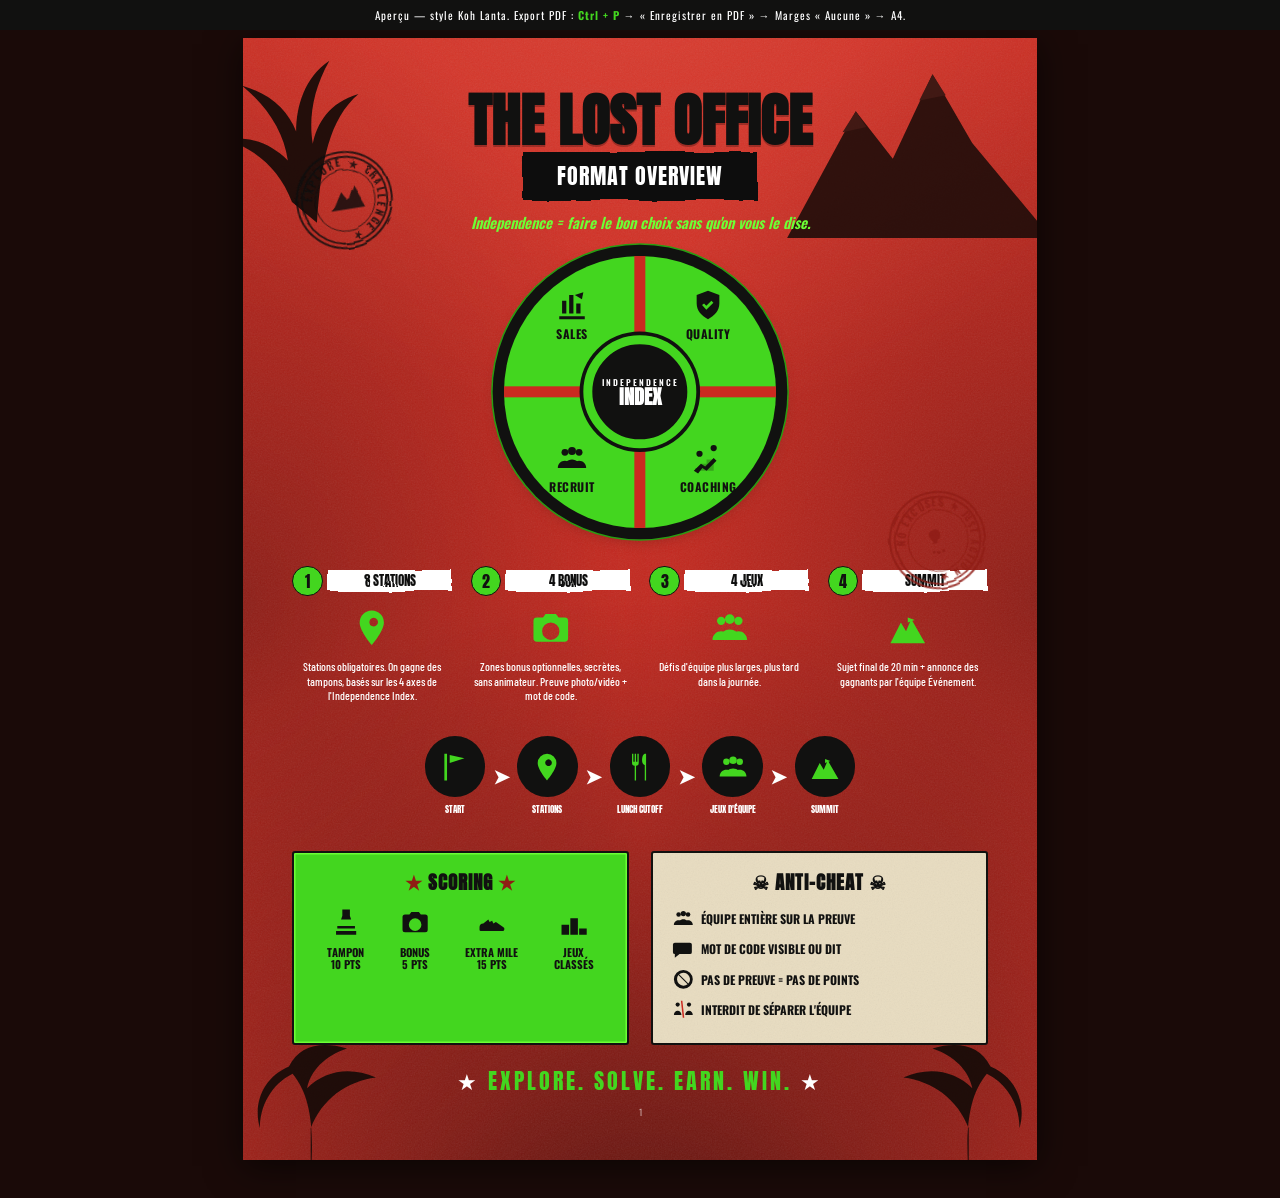
<file: docs/lost-office-overview.html>
<!DOCTYPE html>
<html lang="fr">
<head>
<meta charset="UTF-8">
<meta name="viewport" content="width=device-width, initial-scale=1.0">
<title>The Lost Office — Format Overview (style Koh Lanta)</title>
<link rel="stylesheet" href="kohlanta.css">
</head>
<body>

<div class="screen-hint no-print">
  Aperçu — style Koh Lanta. Export PDF : <b>Ctrl + P</b> → « Enregistrer en PDF » → Marges « Aucune » → A4.
</div>

<!-- ====== FILTRES + ICÔNES + DÉCORS (réutilisables) ====== -->
<svg width="0" height="0" style="position:absolute" aria-hidden="true"><defs>
  <filter id="rough" x="-10%" y="-30%" width="120%" height="160%">
    <feTurbulence type="fractalNoise" baseFrequency="0.018" numOctaves="3" result="n"/>
    <feDisplacementMap in="SourceGraphic" in2="n" scale="6"/>
  </filter>

  <!-- Icônes plates (fill héritée du CSS) -->
  <g id="ic-sales"><path d="M3 20h18v2H3zM5 18V9h3v9zm5 0V5h3v13zm5 0V11h3v7z"/><path d="M14 5l6-2-1 5z"/></g>
  <g id="ic-quality"><path fill-rule="evenodd" d="M12 2l8 3v6c0 5-3.4 8.6-8 11-4.6-2.4-8-6-8-11V5l8-3zm-1.2 13.4l5-5-1.4-1.4-3.6 3.6-1.6-1.6L7.8 12l3 3.4z"/></g>
  <g id="ic-people"><circle cx="7" cy="8" r="2.4"/><circle cx="17" cy="8" r="2.4"/><circle cx="12" cy="7" r="2.8"/><path d="M2 19c0-3 2.4-5 5-5s5 2 5 5zm10 0c0-3 2.4-5 5-5s5 2 5 5zM6 19c0-3.4 2.7-6 6-6s6 2.6 6 6z"/></g>
  <g id="ic-coach"><circle cx="16" cy="5" r="2.2"/><path d="M3 21v-2h4v-3h4v-3h5v8z" opacity=".25"/><path d="M2 21l5-5 3 2 6-6 2 2-7 7-3-2-3 4z"/><circle cx="6" cy="9" r="2.2"/></g>
  <g id="ic-flag"><path d="M6 2v20H4V2zm2 1l11 2.5L8 9z"/></g>
  <g id="ic-pin"><path fill-rule="evenodd" d="M12 2a7 7 0 0 0-7 7c0 5 7 13 7 13s7-8 7-13a7 7 0 0 0-7-7zm0 4.5A2.5 2.5 0 1 1 12 11a2.5 2.5 0 0 1 0-4.5z"/></g>
  <g id="ic-fork"><path d="M6 2v7a2 2 0 0 0 2 2v11h1V11a2 2 0 0 0 2-2V2h-1v6h-1V2h-1v6H7V2zm10 0c-1.6 0-2.5 2-2.5 5 0 2.2 1 3.2 2 3.5V22h1V2z"/></g>
  <g id="ic-summit"><path d="M2 21l6-12 3 5 3-7 8 14z"/><path d="M12 3v6l4-1.5L12 6z"/></g>
  <g id="ic-stamp"><path d="M9 2h6v5l1 3H8l1-3zM5 15h14v2H5zm-1 4h16v3H4z"/></g>
  <g id="ic-camera"><path d="M9 4l-1.5 2H4a2 2 0 0 0-2 2v10a2 2 0 0 0 2 2h16a2 2 0 0 0 2-2V8a2 2 0 0 0-2-2h-3.5L15 4zm3 5a5 5 0 1 1 0 10 5 5 0 0 1 0-10z"/></g>
  <g id="ic-shoe"><path d="M2 16c0-2 1-3 3-3l4-3 1 2 2-1 1 2 2-1 6 4c1 .6 1 2 0 3H3a1 1 0 0 1-1-1z"/></g>
  <g id="ic-podium"><path d="M9 9h6v13H9zM2 14h6v8H2zm14 3h6v5h-6z"/></g>
  <g id="ic-speech"><path d="M4 4h16a2 2 0 0 1 2 2v8a2 2 0 0 1-2 2H9l-5 4v-4a2 2 0 0 1-2-2V6a2 2 0 0 1 2-2z" transform="translate(-1 1)"/></g>
  <g id="ic-no"><path fill-rule="evenodd" d="M12 2a10 10 0 1 0 0 20 10 10 0 0 0 0-20zm0 3a7 7 0 0 1 5.3 11.5L7.5 6.7A7 7 0 0 1 12 5zM6.7 7.5l9.8 9.8A7 7 0 0 1 6.7 7.5z"/></g>
  <g id="ic-split"><circle cx="6" cy="7" r="2.2"/><circle cx="18" cy="7" r="2.2"/><path d="M2 18c0-2.6 1.8-4.5 4-4.5s4 1.9 4 4.5zm12 0c0-2.6 1.8-4.5 4-4.5s4 1.9 4 4.5z"/><path d="M11 3l2 18h-1.6l-2-18z" fill="#cb2a20"/></g>
</defs></svg>

<!-- ============================================================
     PAGE — FORMAT OVERVIEW
     ============================================================ -->
<section class="page">

  <!-- Décors -->
  <div class="deco deco--mtn-tr"><svg viewBox="0 0 100 70"><path d="M0 70 L26 22 L40 40 L55 8 L70 34 L100 70 Z" fill="#160b08"/><path d="M55 8 L60 16 L50 18 Z M26 22 L30 28 L21 30 Z" fill="#2a1410"/></svg></div>
  <div class="deco deco--palm-tl"><svg viewBox="0 0 100 100"><g fill="#160b08"><path d="M50 100C48 70 44 50 30 38c14 4 20 14 22 24 2-12 0-26-8-40 12 8 16 22 16 34 4-10 12-18 26-22-12 10-20 22-22 36 8-8 18-12 30-10-14 4-26 14-32 30z"/></g></svg></div>
  <div class="deco deco--palm-bl"><svg viewBox="0 0 100 100"><g fill="#160b08"><path d="M50 100C52 74 50 56 40 44 28 50 22 62 22 74c-4-14 2-28 16-34C44 28 56 26 70 30 58 34 50 42 48 52c10-10 24-12 38-6-16 2-30 12-36 28z"/></g></svg></div>
  <div class="deco deco--palm-br"><svg viewBox="0 0 100 100"><g fill="#160b08"><path d="M50 100C52 74 50 56 40 44 28 50 22 62 22 74c-4-14 2-28 16-34C44 28 56 26 70 30 58 34 50 42 48 52c10-10 24-12 38-6-16 2-30 12-36 28z"/></g></svg></div>

  <!-- Tampons -->
  <div class="seal" style="position:absolute;top:30mm;left:14mm;z-index:3">
    <svg viewBox="0 0 100 100"><defs><path id="c1" d="M50 50 m-36 0 a36 36 0 1 1 72 0 a36 36 0 1 1 -72 0"/></defs>
      <circle cx="50" cy="50" r="46" fill="none" stroke="currentColor" stroke-width="2"/>
      <circle cx="50" cy="50" r="33" fill="none" stroke="currentColor" stroke-width="1"/>
      <text font-family="Oswald, sans-serif" font-weight="700" font-size="11" letter-spacing="2" fill="currentColor">
        <textPath href="#c1" startOffset="2%">EXPLORE ★ CHALLENGE ★ </textPath></text>
      <path d="M34 60 L46 40 L52 50 L60 34 L70 60 Z" fill="currentColor"/>
    </svg>
  </div>
  <div class="seal seal--red" style="position:absolute;top:120mm;right:13mm;z-index:3">
    <svg viewBox="0 0 100 100"><defs><path id="c2" d="M50 50 m-36 0 a36 36 0 1 1 72 0 a36 36 0 1 1 -72 0"/></defs>
      <circle cx="50" cy="50" r="46" fill="none" stroke="currentColor" stroke-width="2"/>
      <circle cx="50" cy="50" r="33" fill="none" stroke="currentColor" stroke-width="1"/>
      <text font-family="Oswald, sans-serif" font-weight="700" font-size="10.5" letter-spacing="1.5" fill="currentColor">
        <textPath href="#c2" startOffset="0%">NO EXCUSES ★ JUST ACTION ★ </textPath></text>
      <path d="M44 38c4-2 8 0 8 5 0 4-3 6-3 10h-5c0-5-4-6-4-11 0-2 1-3 4-4z" fill="currentColor"/>
      <circle cx="44" cy="62" r="1.6" fill="currentColor"/><circle cx="49" cy="63" r="1.6" fill="currentColor"/><circle cx="54" cy="62" r="1.6" fill="currentColor"/>
    </svg>
  </div>

  <!-- Titre -->
  <div class="lo-title">
    <h1>THE LOST OFFICE</h1>
    <div class="sub">FORMAT OVERVIEW</div>
  </div>
  <p class="tagline-top">Independence = faire le bon choix sans qu'on vous le dise.</p>

  <!-- Roue Independence Index -->
  <div class="wheel-wrap">
    <div class="wheel">
      <div class="seg tl"><svg viewBox="0 0 24 24"><use href="#ic-sales"/></svg><b>Sales</b></div>
      <div class="seg tr"><svg viewBox="0 0 24 24"><use href="#ic-quality"/></svg><b>Quality</b></div>
      <div class="seg bl"><svg viewBox="0 0 24 24"><use href="#ic-people"/></svg><b>Recruit</b></div>
      <div class="seg br"><svg viewBox="0 0 24 24"><use href="#ic-coach"/></svg><b>Coaching</b></div>
      <div class="hub"><small>INDEPENDENCE</small><b>INDEX</b></div>
    </div>
  </div>

  <!-- 4 étapes -->
  <div class="steps">
    <div class="step">
      <div class="badge-row"><span class="num">1</span><span class="head">8 Stations</span></div>
      <div class="ic"><svg viewBox="0 0 24 24"><use href="#ic-pin"/></svg></div>
      <p>Stations obligatoires. On gagne des tampons, basés sur les 4 axes de l'Independence Index.</p>
    </div>
    <div class="step">
      <div class="badge-row"><span class="num">2</span><span class="head">4 Bonus</span></div>
      <div class="ic"><svg viewBox="0 0 24 24"><use href="#ic-camera"/></svg></div>
      <p>Zones bonus optionnelles, secrètes, sans animateur. Preuve photo/vidéo + mot de code.</p>
    </div>
    <div class="step">
      <div class="badge-row"><span class="num">3</span><span class="head">4 Jeux</span></div>
      <div class="ic"><svg viewBox="0 0 24 24"><use href="#ic-people"/></svg></div>
      <p>Défis d'équipe plus larges, plus tard dans la journée.</p>
    </div>
    <div class="step">
      <div class="badge-row"><span class="num">4</span><span class="head">Summit</span></div>
      <div class="ic"><svg viewBox="0 0 24 24"><use href="#ic-summit"/></svg></div>
      <p>Sujet final de 20 min + annonce des gagnants par l'équipe Événement.</p>
    </div>
  </div>

  <!-- Flow -->
  <div class="flow">
    <div class="node"><div class="disc"><svg viewBox="0 0 24 24"><use href="#ic-flag"/></svg></div><span>Start</span></div>
    <span class="arrow">➤</span>
    <div class="node"><div class="disc"><svg viewBox="0 0 24 24"><use href="#ic-pin"/></svg></div><span>Stations</span></div>
    <span class="arrow">➤</span>
    <div class="node"><div class="disc"><svg viewBox="0 0 24 24"><use href="#ic-fork"/></svg></div><span>Lunch cutoff</span></div>
    <span class="arrow">➤</span>
    <div class="node"><div class="disc"><svg viewBox="0 0 24 24"><use href="#ic-people"/></svg></div><span>Jeux d'équipe</span></div>
    <span class="arrow">➤</span>
    <div class="node"><div class="disc"><svg viewBox="0 0 24 24"><use href="#ic-summit"/></svg></div><span>Summit</span></div>
  </div>

  <!-- Scoring + Anti-cheat -->
  <div class="cols">
    <div class="panel panel--green">
      <h3><span class="star">★</span> Scoring <span class="star">★</span></h3>
      <div class="score-row">
        <div class="it"><svg viewBox="0 0 24 24"><use href="#ic-stamp"/></svg><b>Tampon<br>10 pts</b></div>
        <div class="it"><svg viewBox="0 0 24 24"><use href="#ic-camera"/></svg><b>Bonus<br>5 pts</b></div>
        <div class="it"><svg viewBox="0 0 24 24"><use href="#ic-shoe"/></svg><b>Extra mile<br>15 pts</b></div>
        <div class="it"><svg viewBox="0 0 24 24"><use href="#ic-podium"/></svg><b>Jeux<br>classés</b></div>
      </div>
    </div>
    <div class="panel panel--paper">
      <h3>☠ Anti-cheat ☠</h3>
      <ul class="rules">
        <li><svg viewBox="0 0 24 24"><use href="#ic-people"/></svg> Équipe entière sur la preuve</li>
        <li><svg viewBox="0 0 24 24"><use href="#ic-speech"/></svg> Mot de code visible ou dit</li>
        <li><svg viewBox="0 0 24 24"><use href="#ic-no"/></svg> Pas de preuve = pas de points</li>
        <li><svg viewBox="0 0 24 24"><use href="#ic-split"/></svg> Interdit de séparer l'équipe</li>
      </ul>
    </div>
  </div>

  <!-- Tagline pied -->
  <div class="tagline"><span class="star">★</span> Explore. Solve. Earn. Win. <span class="star">★</span></div>
  <div class="pagenum no-print"></div>

</section>

</body>
</html>
</file>
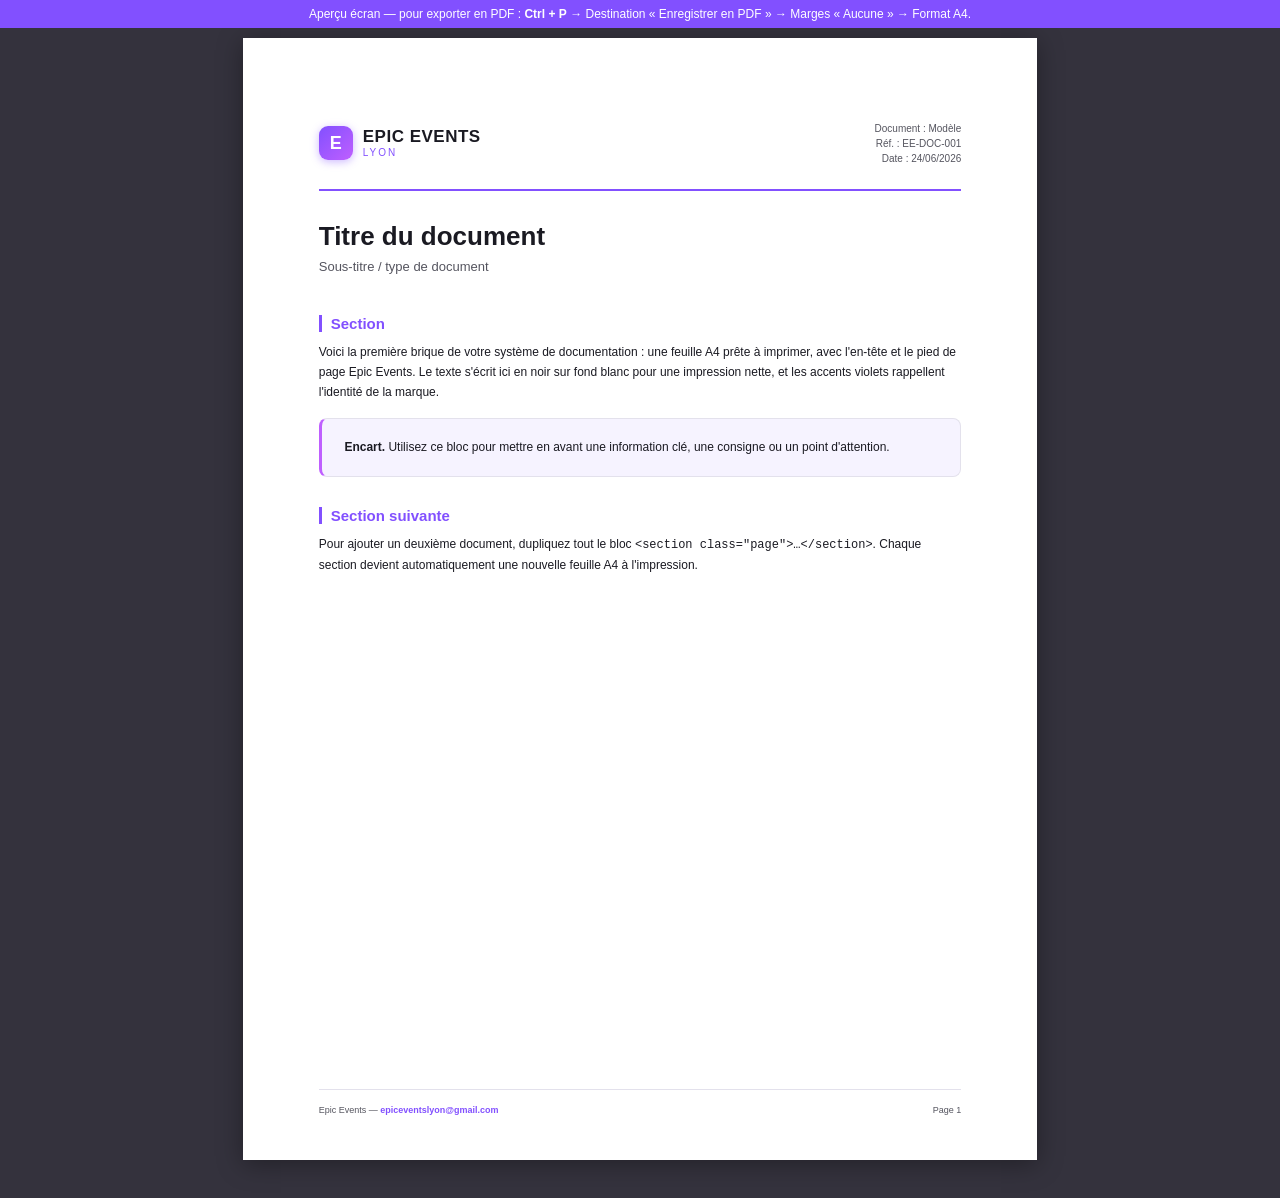
<file: docs/template.html>
<!DOCTYPE html>
<html lang="fr">
<head>
<meta charset="UTF-8">
<meta name="viewport" content="width=device-width, initial-scale=1.0">
<title>Epic Events — Documentation</title>
<style>
  /* ============================================================
     EPIC EVENTS — Modèle de documentation imprimable (A4 → PDF)
     Une "brique" = un élément .page = une feuille A4.
     Conçu pour : aperçu écran agréable + impression/PDF propre.
     ============================================================ */

  /* ---- Variables de marque ---- */
  :root {
    --accent:        #8250ff;
    --accent-light:  #bf5fff;
    --ink:           #1a1a22;   /* texte principal (sombre, lisible) */
    --ink-soft:      #55555f;   /* texte secondaire */
    --line:          #e3e1ec;   /* filets / séparateurs */
    --paper:         #ffffff;
    --tint:          #f6f3ff;   /* fond très léger pour encarts */
    --font:          'Segoe UI', 'Helvetica Neue', Arial, sans-serif;
  }

  /* ---- Format papier : A4, marges d'impression ---- */
  @page {
    size: A4;
    margin: 0;            /* la marge visuelle est gérée dans .page */
  }

  * { box-sizing: border-box; }

  /* ---- Fond d'aperçu écran (gris autour des pages) ---- */
  body {
    margin: 0;
    background: #34323d;
    font-family: var(--font);
    color: var(--ink);
    -webkit-print-color-adjust: exact;
    print-color-adjust: exact;
  }

  /* ============================================================
     LA PAGE = une feuille A4 (210 × 297 mm)
     ============================================================ */
  .page {
    position: relative;
    width: 210mm;
    min-height: 297mm;
    padding: 22mm 20mm 24mm 20mm;   /* marges intérieures */
    margin: 10mm auto;               /* centrage + espace écran */
    background: var(--paper);
    box-shadow: 0 4px 24px rgba(0,0,0,.35);  /* ombre écran seulement */
    display: flex;
    flex-direction: column;
  }

  /* Saut de page entre chaque feuille à l'impression */
  .page { page-break-after: always; break-after: page; }
  .page:last-of-type { page-break-after: auto; break-after: auto; }

  /* ============================================================
     EN-TÊTE DE MARQUE
     ============================================================ */
  .doc-header {
    display: flex;
    align-items: center;
    justify-content: space-between;
    padding-bottom: 6mm;
    border-bottom: 2px solid var(--accent);
    margin-bottom: 8mm;
  }
  .brand {
    display: flex;
    align-items: center;
    gap: 10px;
  }
  .brand-mark {
    width: 34px; height: 34px;
    border-radius: 9px;
    background: linear-gradient(135deg, var(--accent), var(--accent-light));
    display: flex; align-items: center; justify-content: center;
    color: #fff; font-weight: 800; font-size: 18px;
    box-shadow: 0 2px 8px rgba(130,80,255,.4);
  }
  .brand-name {
    font-weight: 800;
    font-size: 17px;
    letter-spacing: .5px;
    color: var(--ink);
    line-height: 1;
  }
  .brand-name small {
    display: block;
    font-weight: 500;
    font-size: 10px;
    letter-spacing: 2px;
    text-transform: uppercase;
    color: var(--accent);
    margin-top: 3px;
  }
  .doc-meta {
    text-align: right;
    font-size: 10px;
    color: var(--ink-soft);
    line-height: 1.5;
  }

  /* ============================================================
     CONTENU
     ============================================================ */
  .doc-body { flex: 1; }

  .doc-title {
    font-size: 26px;
    font-weight: 800;
    margin: 0 0 4px 0;
    color: var(--ink);
  }
  .doc-subtitle {
    font-size: 13px;
    color: var(--ink-soft);
    margin: 0 0 10mm 0;
  }

  h2 {
    font-size: 15px;
    font-weight: 700;
    color: var(--accent);
    margin: 8mm 0 3mm 0;
    padding-left: 9px;
    border-left: 3px solid var(--accent);
  }
  p { font-size: 12px; line-height: 1.65; margin: 0 0 3mm 0; }

  .callout {
    background: var(--tint);
    border: 1px solid var(--line);
    border-left: 3px solid var(--accent-light);
    border-radius: 8px;
    padding: 5mm 6mm;
    font-size: 12px;
    line-height: 1.6;
    margin: 4mm 0;
  }

  /* ============================================================
     PIED DE PAGE
     ============================================================ */
  .doc-footer {
    position: absolute;
    left: 20mm; right: 20mm; bottom: 12mm;
    display: flex;
    justify-content: space-between;
    align-items: center;
    padding-top: 4mm;
    border-top: 1px solid var(--line);
    font-size: 9px;
    color: var(--ink-soft);
  }
  .doc-footer .accent { color: var(--accent); font-weight: 600; }

  /* ============================================================
     IMPRESSION : on retire ce qui est "écran seulement"
     ============================================================ */
  @media print {
    body { background: #fff; }
    .page {
      margin: 0;
      box-shadow: none;
      width: auto;
      min-height: auto;
    }
    .no-print { display: none !important; }
  }

  /* Barre d'aide à l'écran (cachée à l'impression) */
  .screen-hint {
    position: fixed;
    top: 0; left: 0; right: 0;
    background: var(--accent);
    color: #fff;
    font-family: var(--font);
    font-size: 12px;
    text-align: center;
    padding: 7px;
    z-index: 99;
  }
  .screen-hint b { font-weight: 700; }
</style>
</head>
<body>

  <div class="screen-hint no-print">
    Aperçu écran — pour exporter en PDF : <b>Ctrl + P</b> → Destination « Enregistrer en PDF » → Marges « Aucune » → Format A4.
  </div>

  <!-- ====================================================== -->
  <!--  BRIQUE 1 : un document = une page A4                  -->
  <!--  Dupliquez ce bloc .page pour ajouter des documents.   -->
  <!-- ====================================================== -->
  <section class="page">

    <header class="doc-header">
      <div class="brand">
        <div class="brand-mark">E</div>
        <div class="brand-name">
          EPIC EVENTS
          <small>Lyon</small>
        </div>
      </div>
      <div class="doc-meta">
        Document&nbsp;: Modèle<br>
        Réf.&nbsp;: EE-DOC-001<br>
        Date&nbsp;: 24/06/2026
      </div>
    </header>

    <div class="doc-body">
      <h1 class="doc-title">Titre du document</h1>
      <p class="doc-subtitle">Sous-titre / type de document</p>

      <h2>Section</h2>
      <p>
        Voici la première brique de votre système de documentation : une feuille
        A4 prête à imprimer, avec l'en-tête et le pied de page Epic Events.
        Le texte s'écrit ici en noir sur fond blanc pour une impression nette,
        et les accents violets rappellent l'identité de la marque.
      </p>

      <div class="callout">
        <b>Encart.</b> Utilisez ce bloc pour mettre en avant une information clé,
        une consigne ou un point d'attention.
      </div>

      <h2>Section suivante</h2>
      <p>
        Pour ajouter un deuxième document, dupliquez tout le bloc
        <code>&lt;section class="page"&gt;…&lt;/section&gt;</code>. Chaque section
        devient automatiquement une nouvelle feuille A4 à l'impression.
      </p>
    </div>

    <footer class="doc-footer">
      <span>Epic Events — <span class="accent">epiceventslyon@gmail.com</span></span>
      <span>Page 1</span>
    </footer>

  </section>

</body>
</html>
</file>
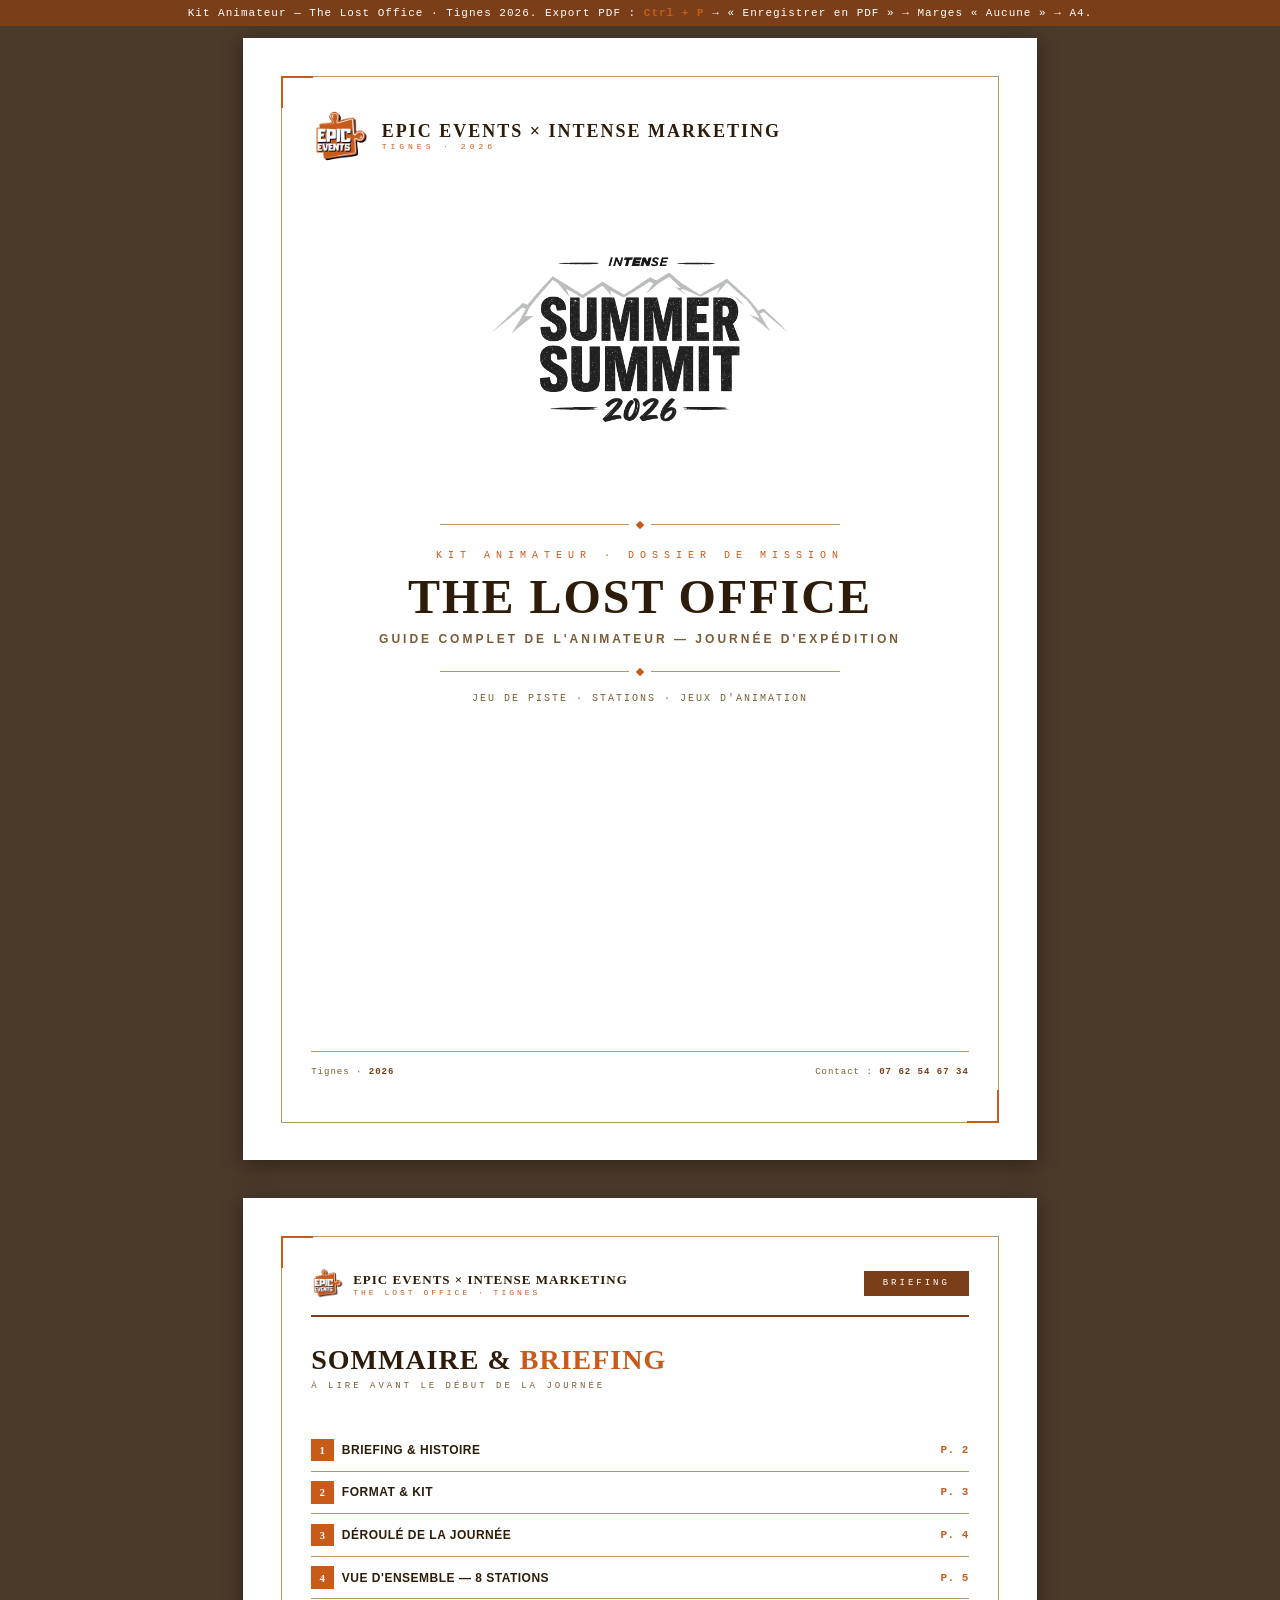
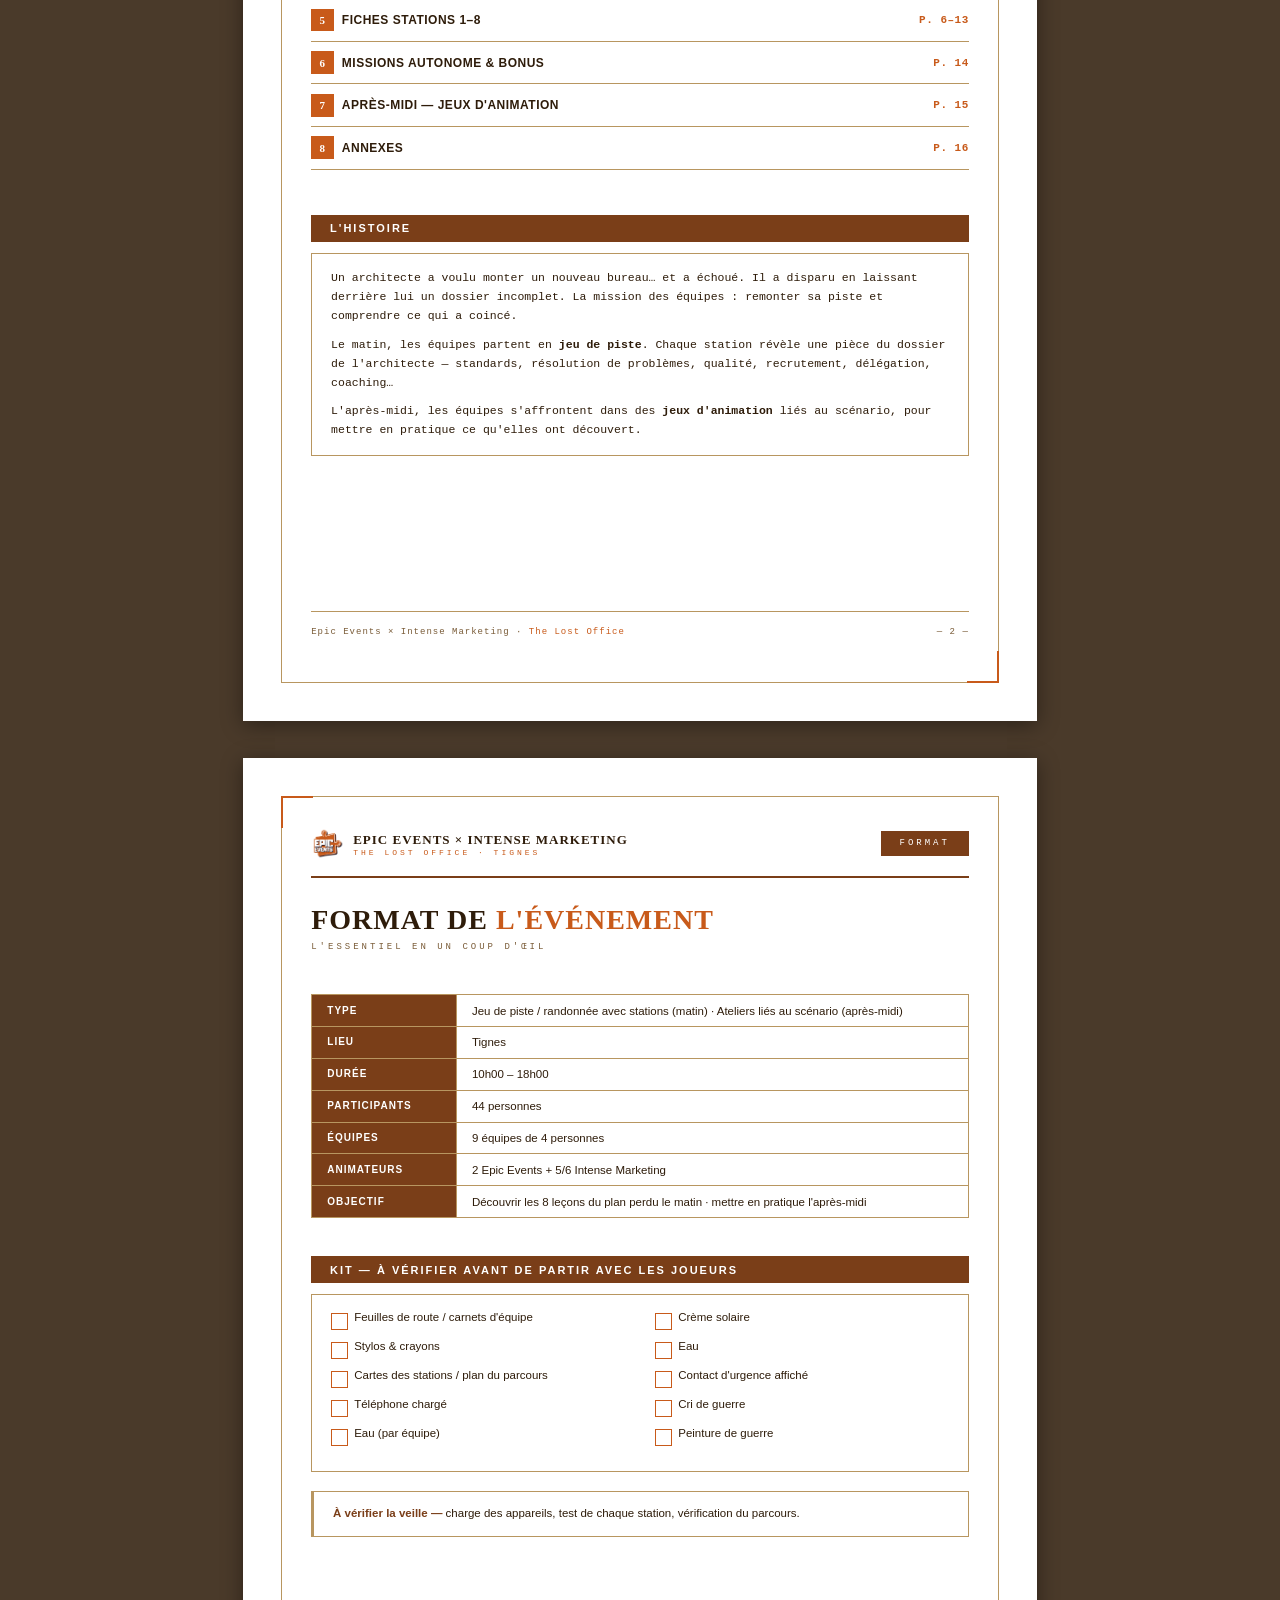
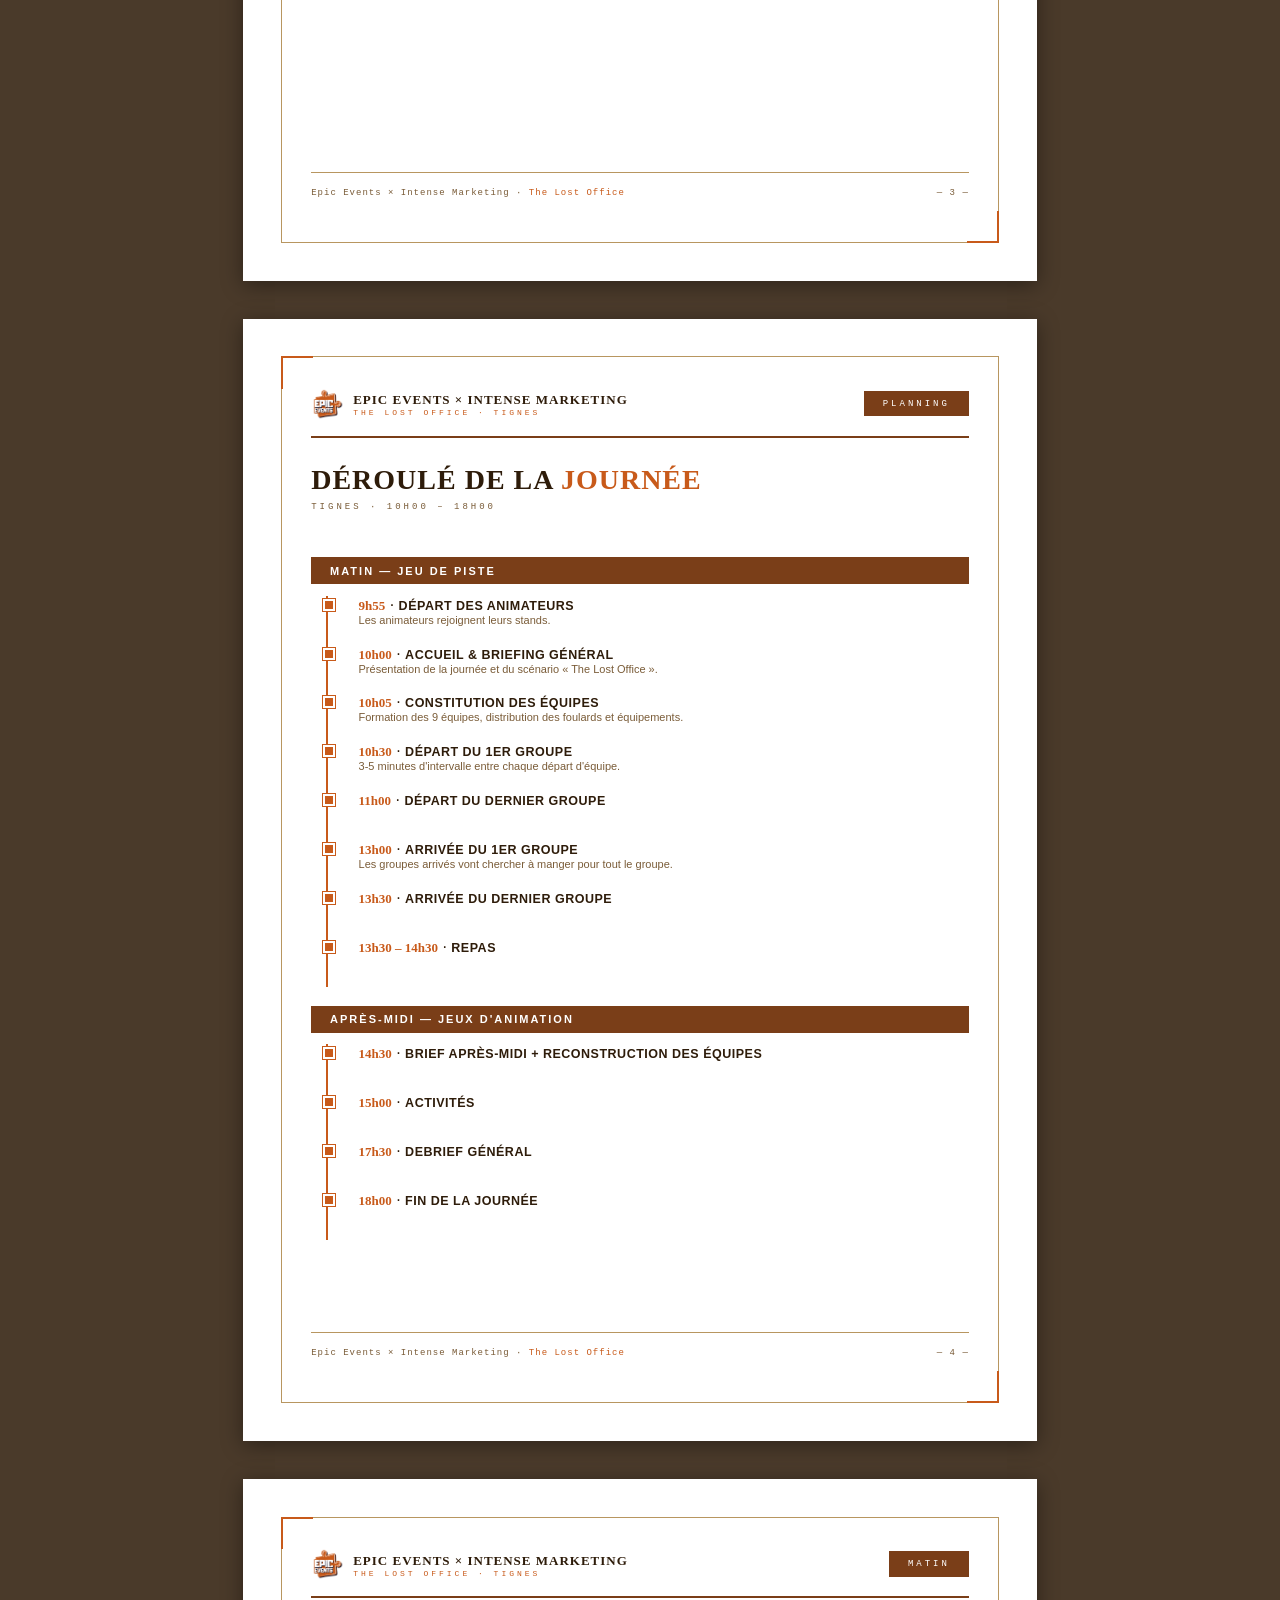
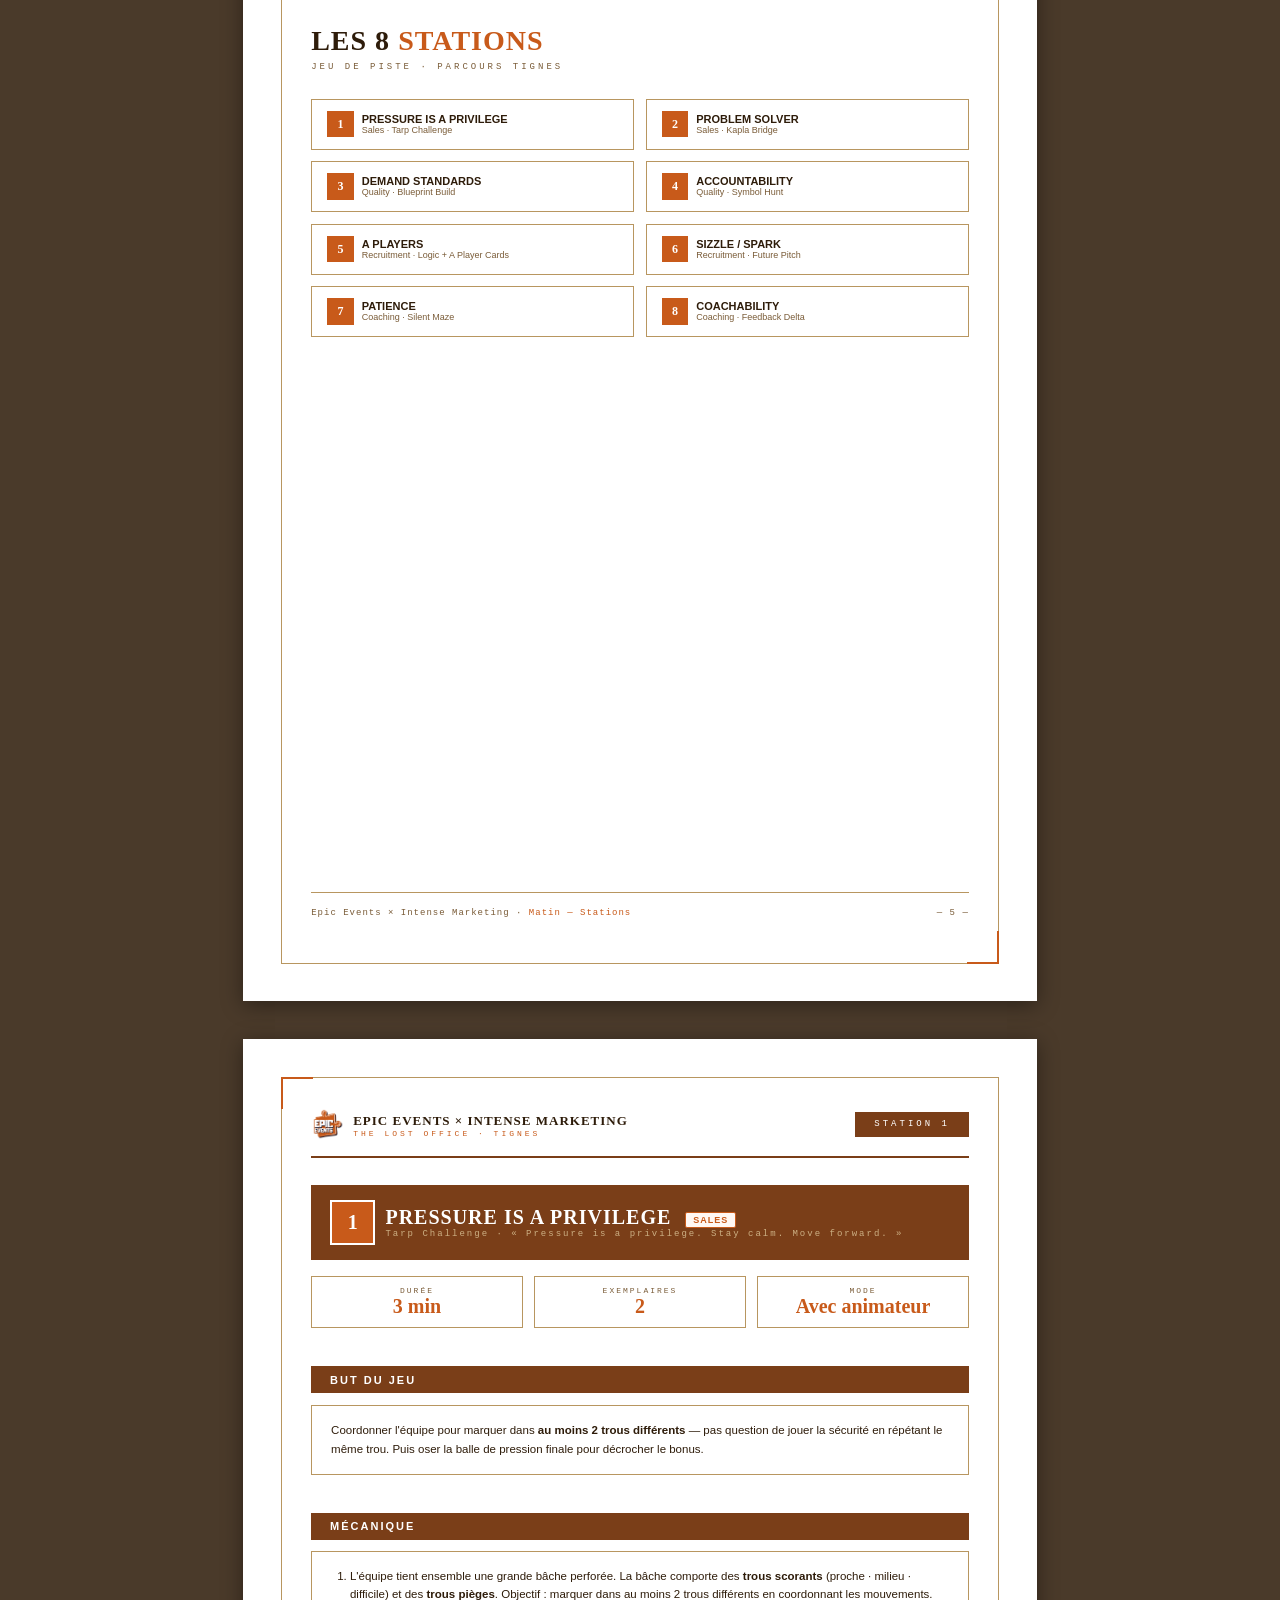
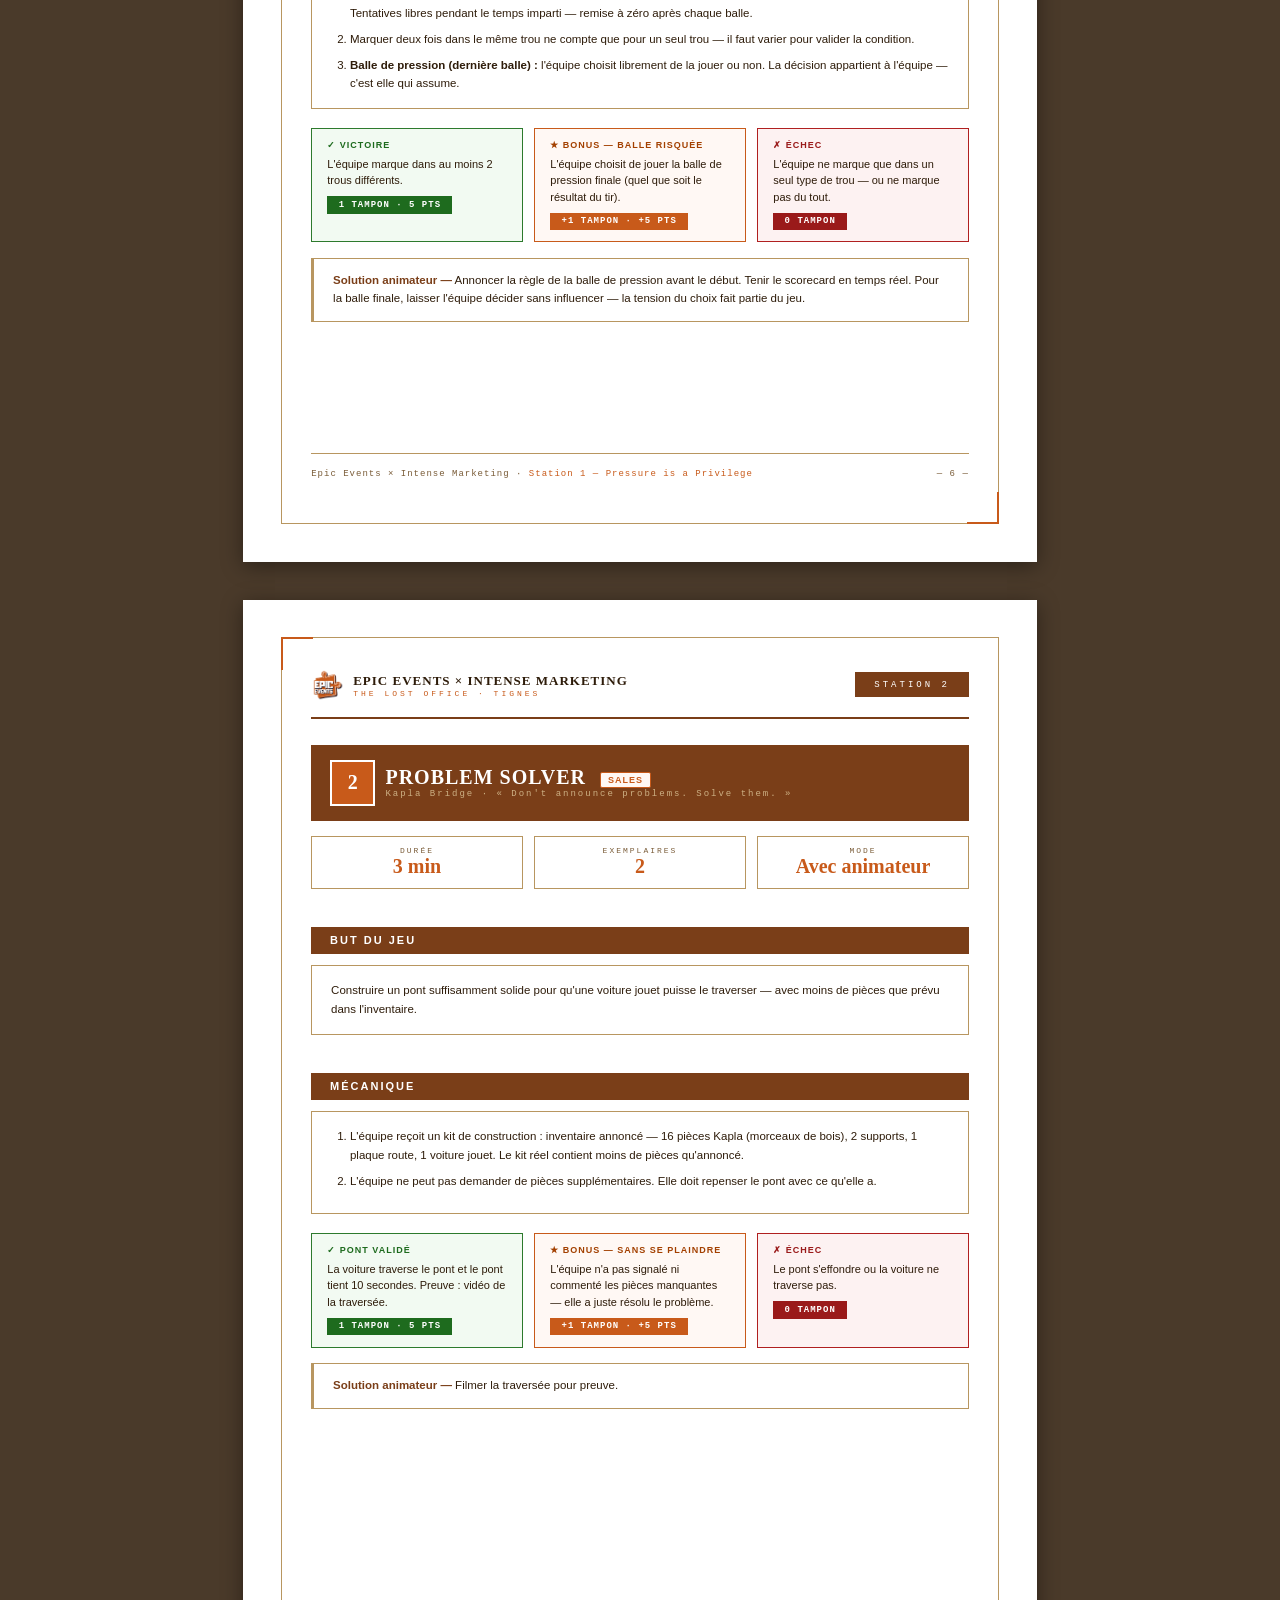
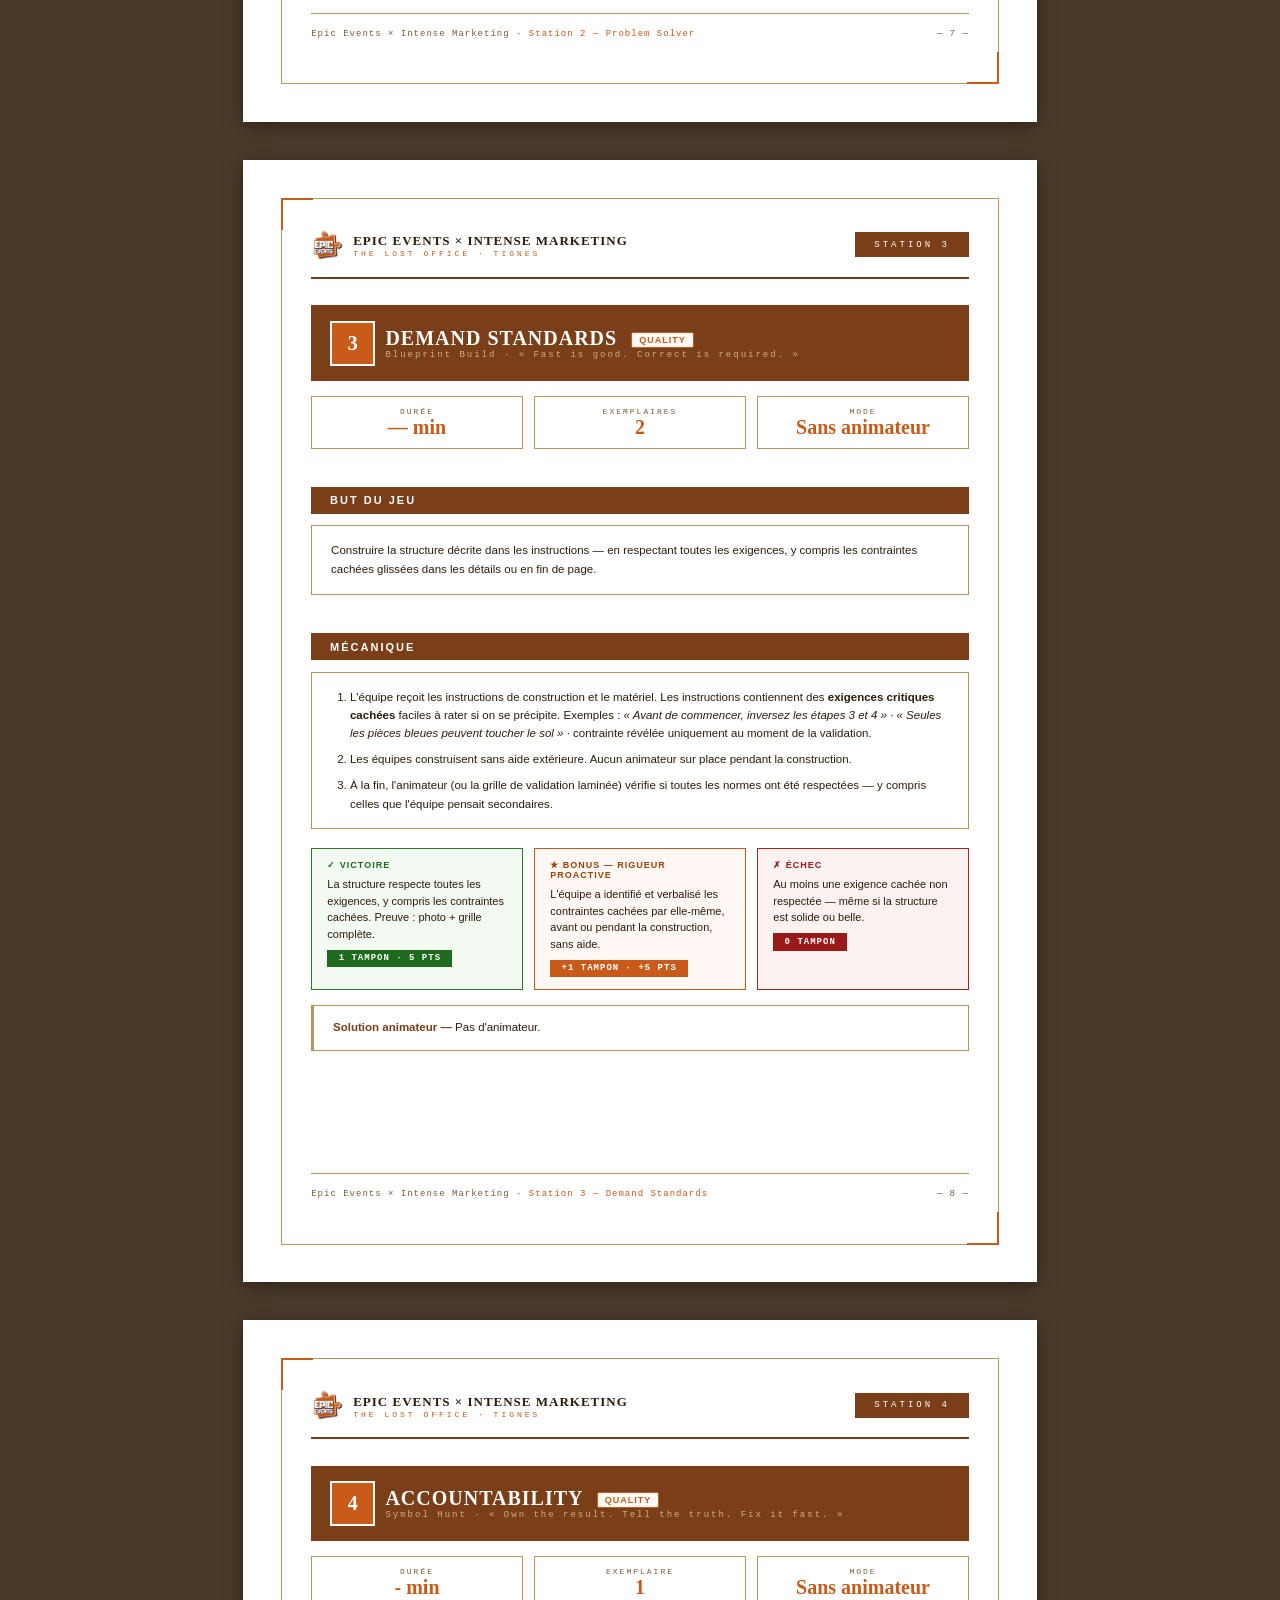
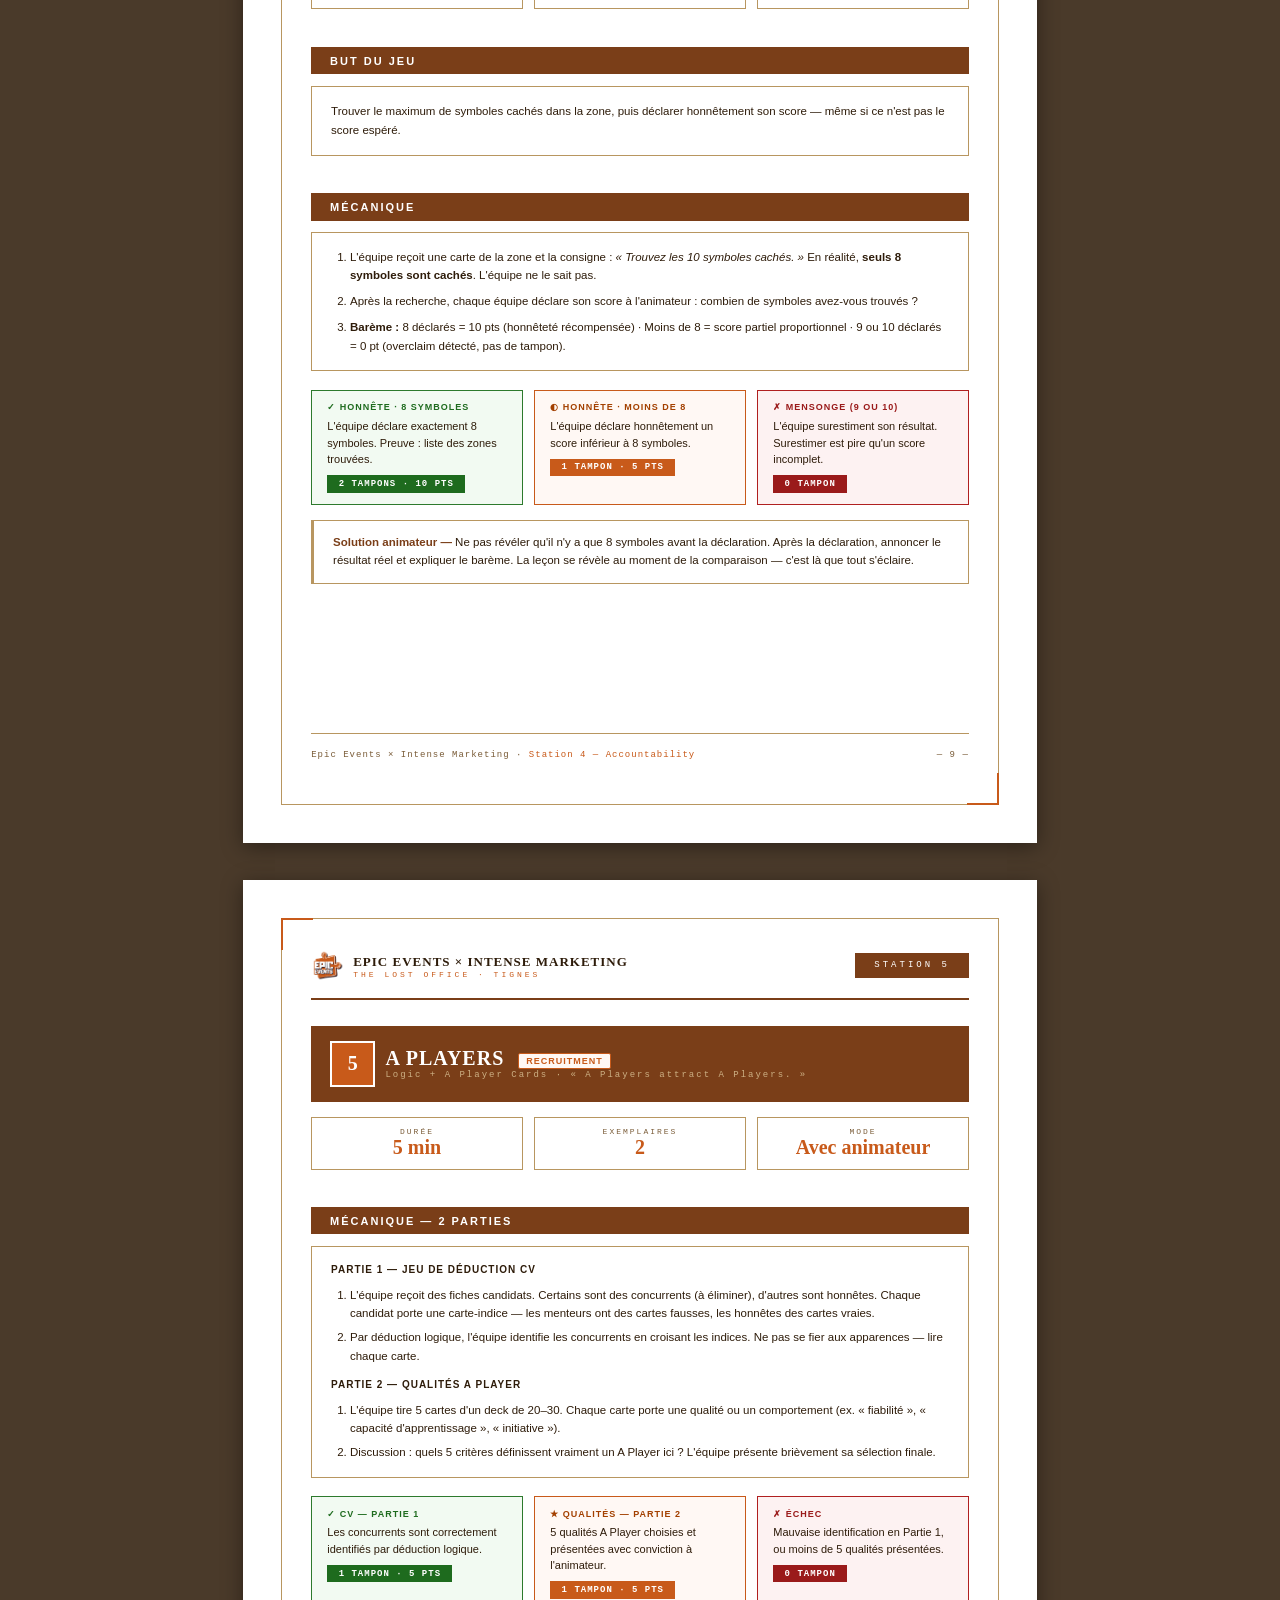
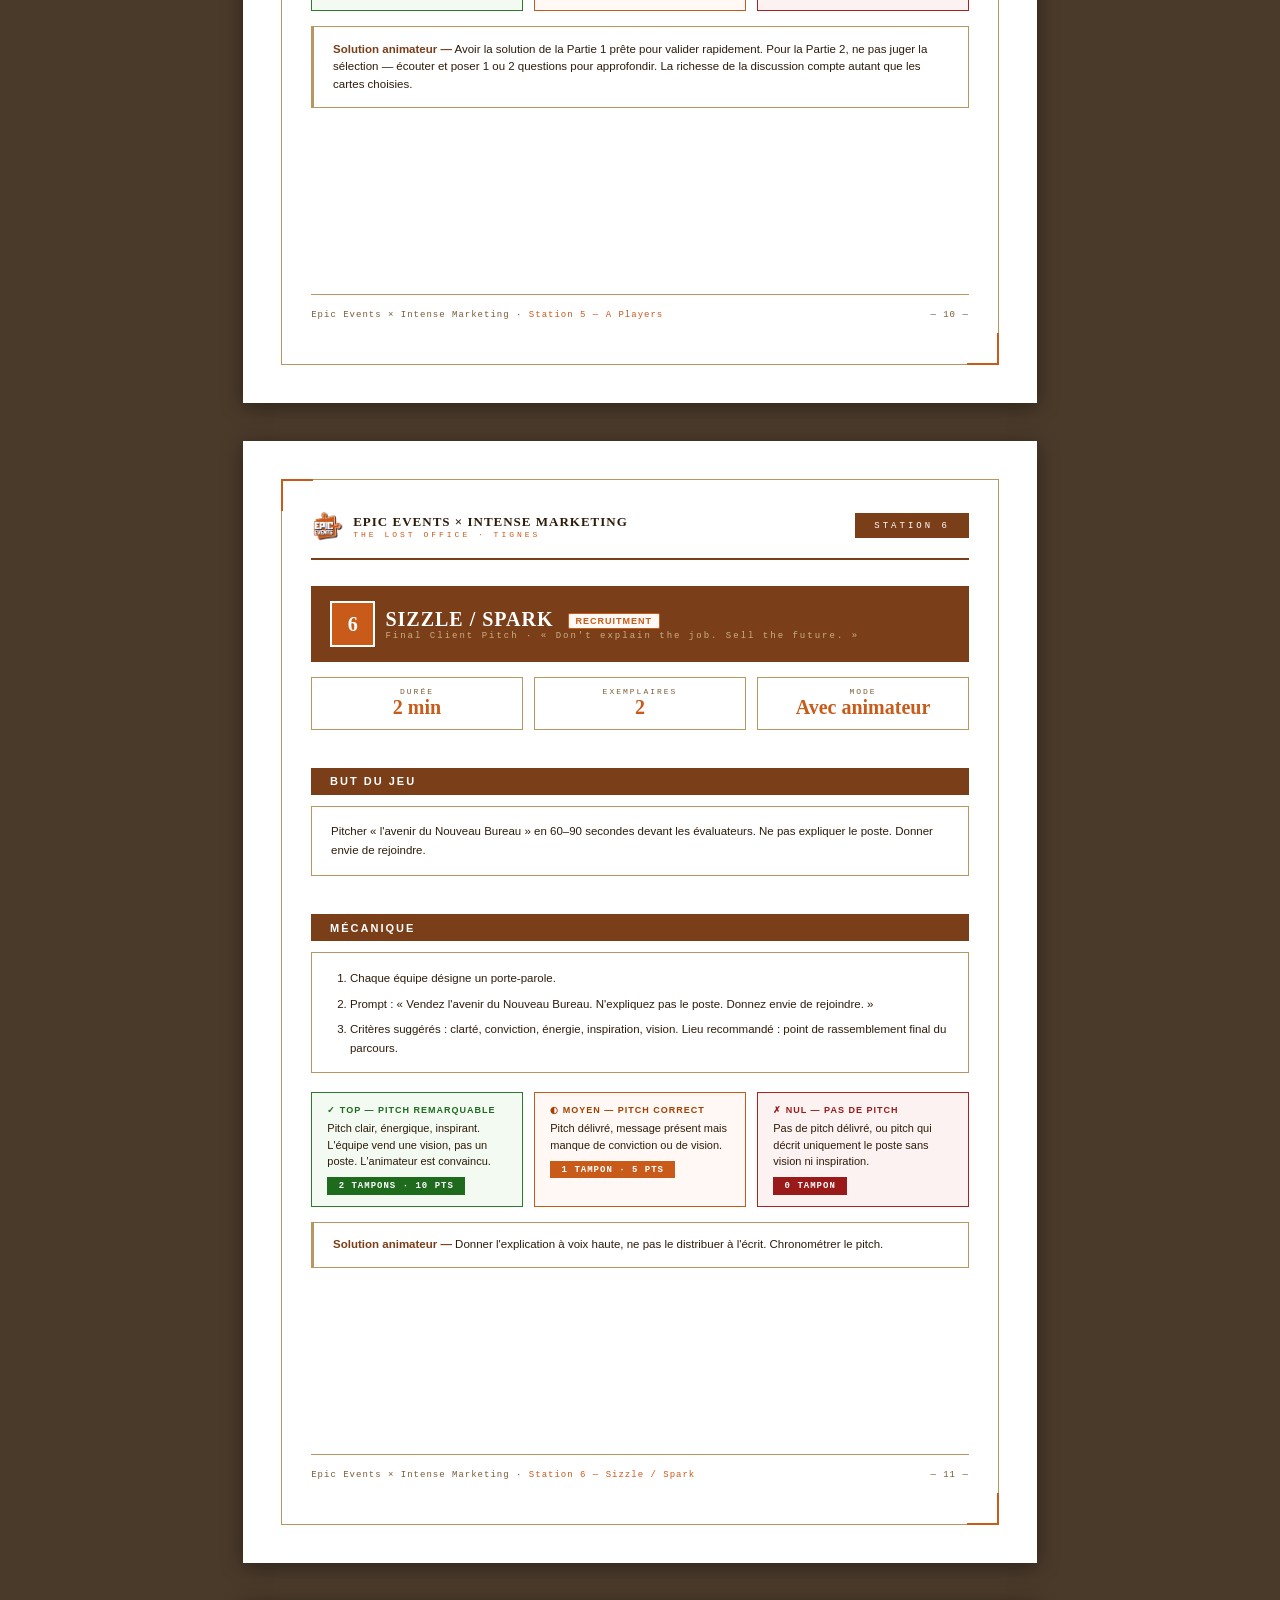
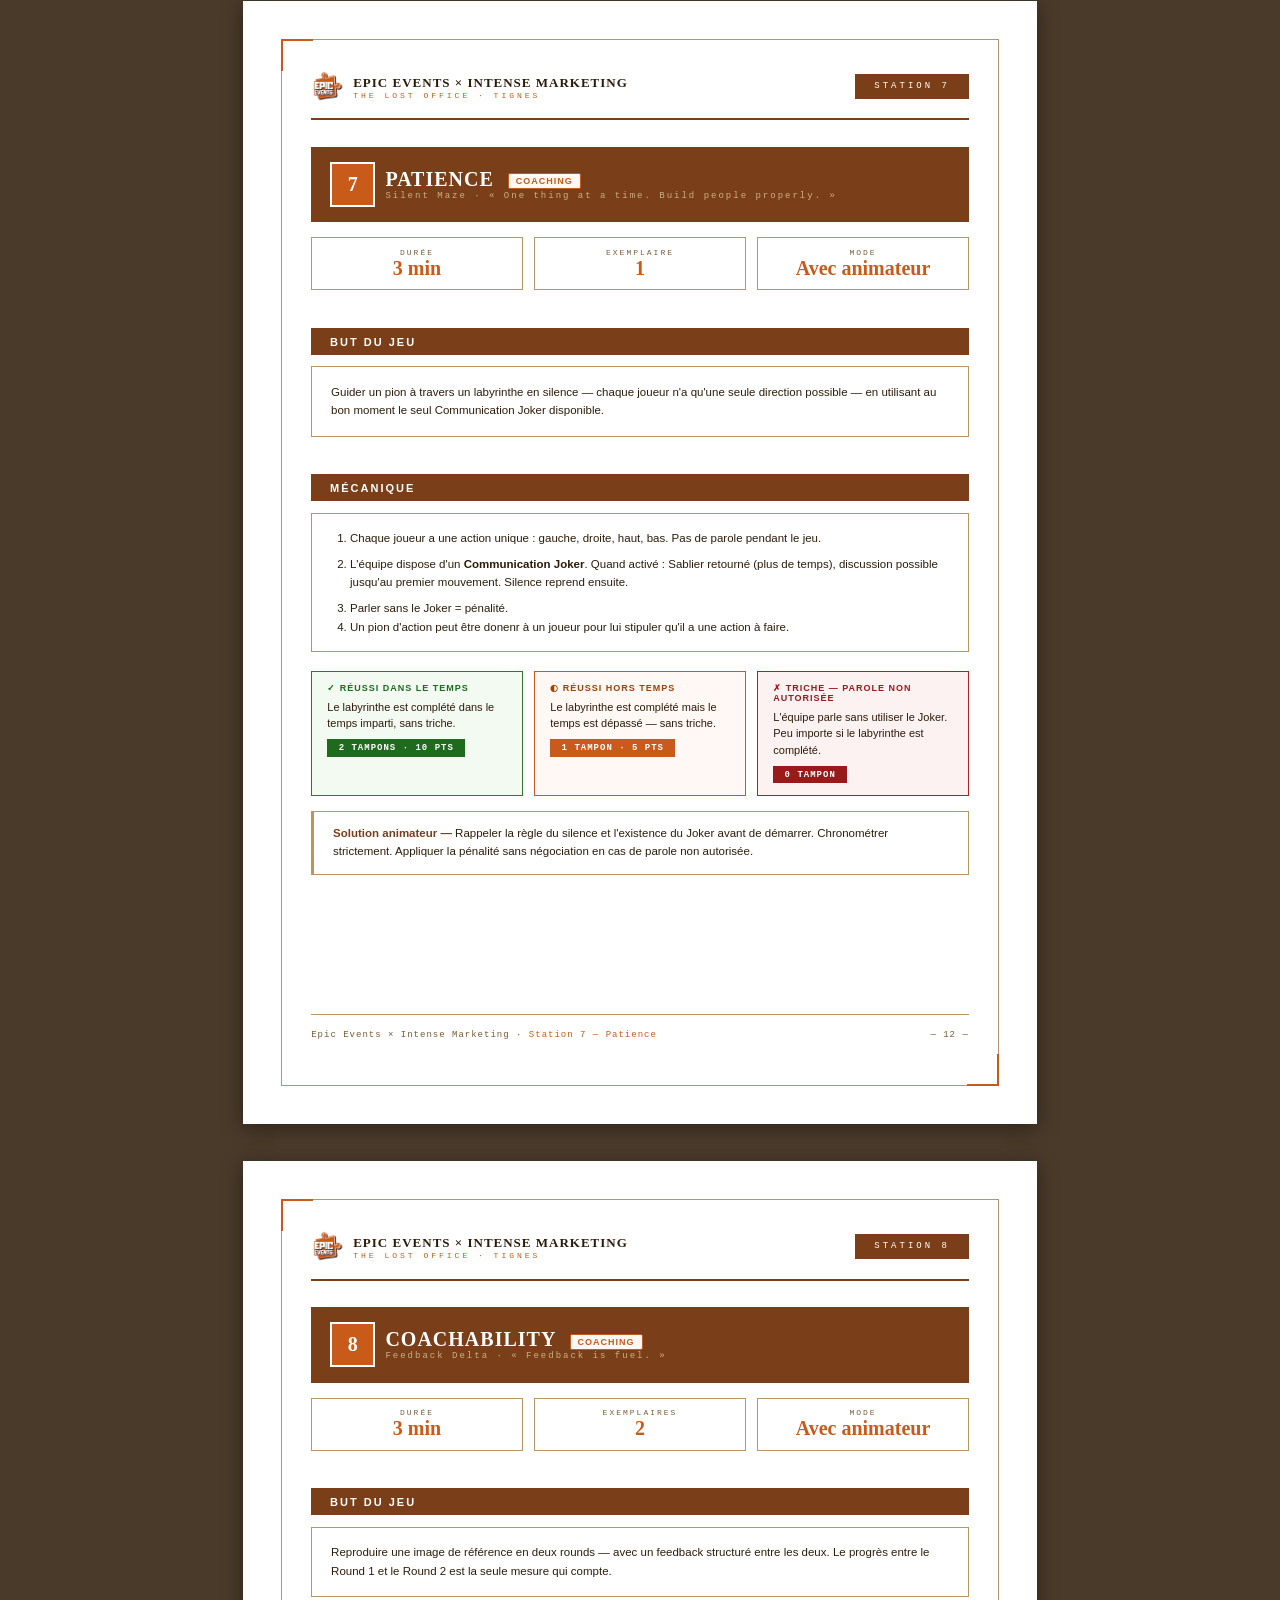
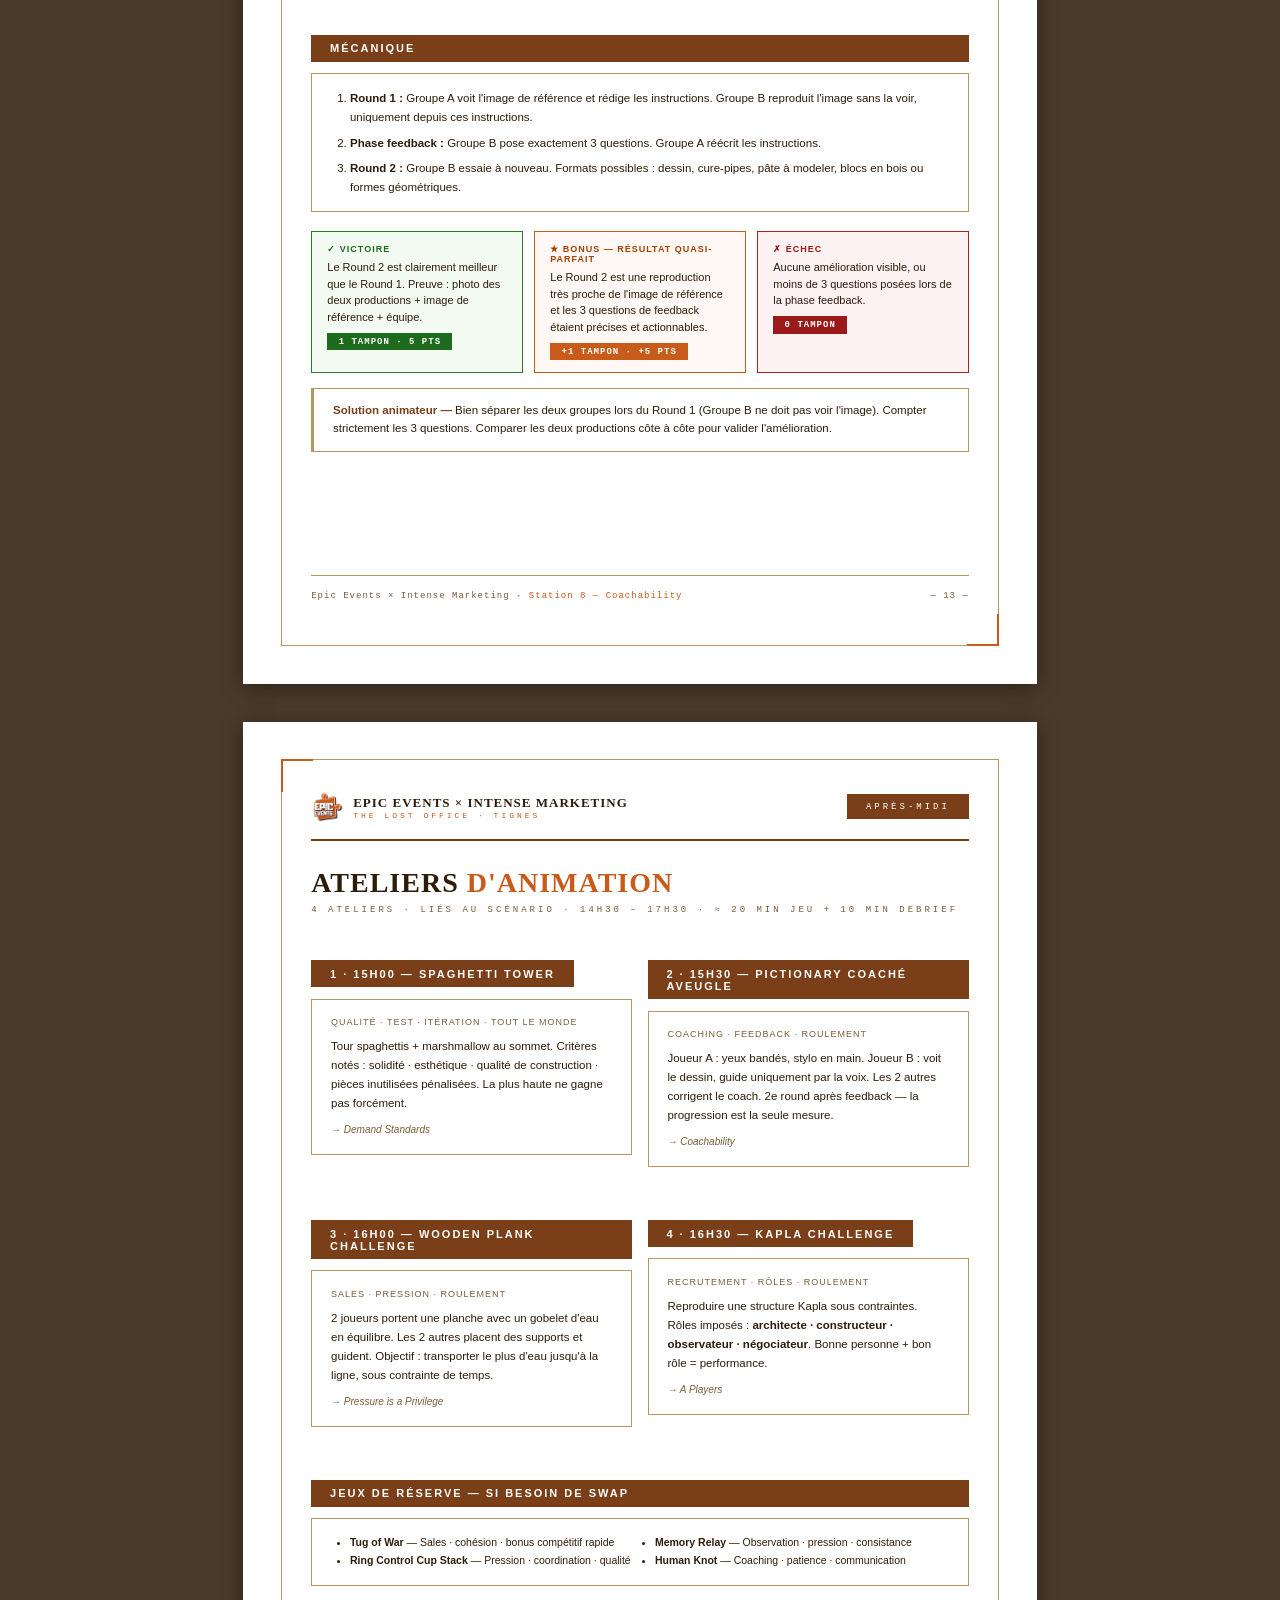
<file: intense-marketing/docs/kit-animateur.html>
<!DOCTYPE html>
<html lang="fr">
<head>
<meta charset="UTF-8">
<meta name="viewport" content="width=device-width, initial-scale=1.0">
<title>The Lost Office — Kit Animateur</title>
<link rel="stylesheet" href="expedition.css">
</head>
<body>

<div class="screen-hint no-print">
  Kit Animateur — The Lost Office · Tignes 2026. Export PDF : <b>Ctrl + P</b> → « Enregistrer en PDF » → Marges « Aucune » → A4.
</div>

<!-- ============================================================
     PAGE 1 — PAGE DE GARDE
     ============================================================ -->
<section class="page cover">
  <div class="frame"></div>
  <div class="ctop">
    <img src="epicevents.png" class="mark" alt="Epic Events">
    <div class="bn"><b>EPIC EVENTS × INTENSE MARKETING</b><small>Tignes · 2026</small></div>
  </div>
  <div class="cmid">
    <img src="intensemarketing.png" alt="Intense Marketing" style="height:78mm;display:block;margin:0 auto 8mm;opacity:.9">
    <div class="rule" style="margin-bottom:6mm"><span class="gem"></span></div>
    <div class="kit-title">
      <div class="eyebrow">Kit Animateur · Dossier de mission</div>
      <h1>The Lost Office</h1>
      <div class="sub">Guide complet de l'animateur — Journée d'expédition</div>
    </div>
    <div class="rule" style="margin-top:6mm"><span class="gem"></span></div>
    <p style="font-family:var(--f-type);font-size:10px;color:var(--muted);letter-spacing:2px;text-transform:uppercase;margin:4mm 0 0">Jeu de piste · Stations · Jeux d'animation</p>
  </div>
  <div class="cmeta">
    <span>Tignes · <b>2026</b></span>
    <span>Contact : <b>07 62 54 67 34</b></span>
  </div>
</section>

<!-- ============================================================
     PAGE 2 — SOMMAIRE + BRIEFING
     ============================================================ -->
<section class="page">
  <div class="frame"></div>
  <header class="doc-h">
    <div class="brand"><img src="epicevents.png" class="mark" alt="Epic Events"><div class="bn"><b>EPIC EVENTS × INTENSE MARKETING</b><small>The Lost Office · Tignes</small></div></div>
    <div class="tag">Briefing</div>
  </header>
  <h1 class="page-title">Sommaire &amp; <span class="hl">Briefing</span></h1>
  <p class="page-sub">À lire avant le début de la journée</p>
  <ul class="kl-toc">
    <li><span class="n">1</span> Briefing &amp; histoire <span class="dots"></span><span class="pg">p. 2</span></li>
    <li><span class="n">2</span> Format &amp; kit <span class="dots"></span><span class="pg">p. 3</span></li>
    <li><span class="n">3</span> Déroulé de la journée <span class="dots"></span><span class="pg">p. 4</span></li>
    <li><span class="n">4</span> Vue d'ensemble — 8 stations <span class="dots"></span><span class="pg">p. 5</span></li>
    <li><span class="n">5</span> Fiches stations 1–8 <span class="dots"></span><span class="pg">p. 6–13</span></li>
    <li><span class="n">6</span> Missions autonome &amp; bonus <span class="dots"></span><span class="pg">p. 14</span></li>
    <li><span class="n">7</span> Après-midi — Jeux d'animation <span class="dots"></span><span class="pg">p. 15</span></li>
    <li><span class="n">8</span> Annexes <span class="dots"></span><span class="pg">p. 16</span></li>
  </ul>
  <div class="sec">L'histoire</div>
  <div class="field"><div class="field-b">
    <p class="typed">Un architecte a voulu monter un nouveau bureau… et a échoué. Il a disparu en laissant derrière lui un dossier incomplet. La mission des équipes : remonter sa piste et comprendre ce qui a coincé.</p>
    <p class="typed">Le matin, les équipes partent en <strong>jeu de piste</strong>. Chaque station révèle une pièce du dossier de l'architecte — standards, résolution de problèmes, qualité, recrutement, délégation, coaching…</p>
    <p class="typed">L'après-midi, les équipes s'affrontent dans des <strong>jeux d'animation</strong> liés au scénario, pour mettre en pratique ce qu'elles ont découvert.</p>
  </div></div>
  <footer class="doc-foot"><span>Epic Events × Intense Marketing · <span class="accent">The Lost Office</span></span><span class="pn"></span></footer>
</section>

<!-- ============================================================
     PAGE 3 — FORMAT + KIT
     ============================================================ -->
<section class="page">
  <div class="frame"></div>
  <header class="doc-h">
    <div class="brand"><img src="epicevents.png" class="mark" alt="Epic Events"><div class="bn"><b>EPIC EVENTS × INTENSE MARKETING</b><small>The Lost Office · Tignes</small></div></div>
    <div class="tag">Format</div>
  </header>
  <h1 class="page-title">Format de <span class="hl">l'événement</span></h1>
  <p class="page-sub">L'essentiel en un coup d'œil</p>
  <dl class="kl-summary">
    <dt>Type</dt><dd>Jeu de piste / randonnée avec stations (matin) · Ateliers liés au scénario (après-midi)</dd>
    <dt>Lieu</dt><dd>Tignes</dd>
    <dt>Durée</dt><dd>10h00 – 18h00</dd>
    <dt>Participants</dt><dd>44 personnes</dd>
    <dt>Équipes</dt><dd>9 équipes de 4 personnes</dd>
    <dt>Animateurs</dt><dd>2 Epic Events + 5/6 Intense Marketing</dd>
    <dt>Objectif</dt><dd>Découvrir les 8 leçons du plan perdu le matin · mettre en pratique l'après-midi</dd>
  </dl>
  <div class="sec">Kit — à vérifier avant de partir avec les joueurs</div>
  <div class="field"><div class="field-b">
    <ul class="kl-check">
      <li>Feuilles de route / carnets d'équipe</li>
      <li>Stylos &amp; crayons</li>
      <li>Cartes des stations / plan du parcours</li>
      <li>Téléphone chargé</li>
      <li>Eau (par équipe)</li>
      <li>Crème solaire</li>
      <li>Eau</li>
      <li>Contact d'urgence affiché</li>
      <li>Cri de guerre</li>
      <li>Peinture de guerre</li>
    </ul>
  </div></div>
  <div class="note"><b>À vérifier la veille —</b> charge des appareils, test de chaque station, vérification du parcours.</div>
  <footer class="doc-foot"><span>Epic Events × Intense Marketing · <span class="accent">The Lost Office</span></span><span class="pn"></span></footer>
</section>

<!-- ============================================================
     PAGE 4 — DÉROULÉ DE LA JOURNÉE
     ============================================================ -->
<section class="page">
  <div class="frame"></div>
  <header class="doc-h">
    <div class="brand"><img src="epicevents.png" class="mark" alt="Epic Events"><div class="bn"><b>EPIC EVENTS × INTENSE MARKETING</b><small>The Lost Office · Tignes</small></div></div>
    <div class="tag">Planning</div>
  </header>
  <h1 class="page-title">Déroulé de la <span class="hl">journée</span></h1>
  <p class="page-sub">Tignes · 10h00 – 18h00</p>
  <div class="sec">Matin — Jeu de piste</div>
  <div class="kl-time">
    <div class="slot"><span class="t">9h55</span> · <span class="l">Départ des animateurs</span><div class="d">Les animateurs rejoignent leurs stands.</div></div>
    <div class="slot"><span class="t">10h00</span> · <span class="l">Accueil &amp; briefing général</span><div class="d">Présentation de la journée et du scénario « The Lost Office ».</div></div>
    <div class="slot"><span class="t">10h05</span> · <span class="l">Constitution des équipes</span><div class="d">Formation des 9 équipes, distribution des foulards et équipements.</div></div>
    <div class="slot"><span class="t">10h30</span> · <span class="l">Départ du 1er groupe</span><div class="d">3-5 minutes d'intervalle entre chaque départ d'équipe.</div></div>
    <div class="slot"><span class="t">11h00</span> · <span class="l">Départ du dernier groupe</span><div class="d">&nbsp;</div></div>
    <div class="slot"><span class="t">13h00</span> · <span class="l">Arrivée du 1er groupe</span><div class="d">Les groupes arrivés vont chercher à manger pour tout le groupe.</div></div>
    <div class="slot"><span class="t">13h30</span> · <span class="l">Arrivée du dernier groupe</span><div class="d">&nbsp;</div></div>
    <div class="slot"><span class="t">13h30 – 14h30</span> · <span class="l">Repas</span><div class="d">&nbsp;</div></div>
  </div>
  <div class="sec">Après-midi — Jeux d'animation</div>
  <div class="kl-time">
    <div class="slot"><span class="t">14h30</span> · <span class="l">Brief après-midi + reconstruction des équipes</span><div class="d">&nbsp;</div></div>
    <div class="slot"><span class="t">15h00</span> · <span class="l">Activités</span><div class="d">&nbsp;</div></div>
    <div class="slot"><span class="t">17h30</span> · <span class="l">Debrief général</span><div class="d">&nbsp;</div></div>
    <div class="slot"><span class="t">18h00</span> · <span class="l">Fin de la journée</span><div class="d">&nbsp;</div></div>
  </div>
  <footer class="doc-foot"><span>Epic Events × Intense Marketing · <span class="accent">The Lost Office</span></span><span class="pn"></span></footer>
</section>

<!-- ============================================================
     PAGE 5 — VUE D'ENSEMBLE DES 8 STATIONS
     ============================================================ -->
<section class="page">
  <div class="frame"></div>
  <header class="doc-h">
    <div class="brand"><img src="epicevents.png" class="mark" alt="Epic Events"><div class="bn"><b>EPIC EVENTS × INTENSE MARKETING</b><small>The Lost Office · Tignes</small></div></div>
    <div class="tag">Matin</div>
  </header>
  <h1 class="page-title">Les 8 <span class="hl">stations</span></h1>
  <p class="page-sub">Jeu de piste · parcours Tignes</p>
  <div class="st-grid">
    <div class="st-tile"><span class="num">1</span><div><div class="nm">Pressure is a Privilege</div><div class="mt">Sales · Tarp Challenge</div></div></div>
    <div class="st-tile"><span class="num">2</span><div><div class="nm">Problem Solver</div><div class="mt">Sales · Kapla Bridge</div></div></div>
    <div class="st-tile"><span class="num">3</span><div><div class="nm">Demand Standards</div><div class="mt">Quality · Blueprint Build</div></div></div>
    <div class="st-tile"><span class="num">4</span><div><div class="nm">Accountability</div><div class="mt">Quality · Symbol Hunt</div></div></div>
    <div class="st-tile"><span class="num">5</span><div><div class="nm">A Players</div><div class="mt">Recruitment · Logic + A Player Cards</div></div></div>
    <div class="st-tile"><span class="num">6</span><div><div class="nm">Sizzle / Spark</div><div class="mt">Recruitment · Future Pitch</div></div></div>
    <div class="st-tile"><span class="num">7</span><div><div class="nm">Patience</div><div class="mt">Coaching · Silent Maze</div></div></div>
    <div class="st-tile"><span class="num">8</span><div><div class="nm">Coachability</div><div class="mt">Coaching · Feedback Delta</div></div></div>
  </div>
  <footer class="doc-foot"><span>Epic Events × Intense Marketing · <span class="accent">Matin — Stations</span></span><span class="pn"></span></footer>
</section>

<!-- ============================================================
     PAGE 6 — STATION 1 : PRESSURE IS A PRIVILEGE
     ============================================================ -->
<section class="page">
  <div class="frame"></div>
  <header class="doc-h">
    <div class="brand"><img src="epicevents.png" class="mark" alt="Epic Events"><div class="bn"><b>EPIC EVENTS × INTENSE MARKETING</b><small>The Lost Office · Tignes</small></div></div>
    <div class="tag">Station 1</div>
  </header>
  <div class="st-head">
    <div class="badge">1</div>
    <div>
      <h2>Pressure is a Privilege <span class="theme-tag">Sales</span></h2>
      <div class="sub">Tarp Challenge · « Pressure is a privilege. Stay calm. Move forward. »</div>
    </div>
  </div>
  <div class="facts2">
    <div class="f"><div class="k">Durée</div><div class="v">3 min</div></div>
    <div class="f"><div class="k">Exemplaires</div><div class="v">2</div></div>
    <div class="f"><div class="k">Mode</div><div class="v">Avec animateur</div></div>
  </div>
  <div class="sec">But du jeu</div>
  <div class="field"><div class="field-b">
    <p>Coordonner l'équipe pour marquer dans <strong>au moins 2 trous différents</strong> — pas question de jouer la sécurité en répétant le même trou. Puis oser la balle de pression finale pour décrocher le bonus.</p>
  </div></div>
  <div class="sec">Mécanique</div>
  <div class="field"><div class="field-b">
    <ol style="margin:0;padding-left:5mm">
      <li style="font-size:11.5px;line-height:1.6;margin-bottom:2mm">L'équipe tient ensemble une grande bâche perforée. La bâche comporte des <strong>trous scorants</strong> (proche · milieu · difficile) et des <strong>trous pièges</strong>. Objectif : marquer dans au moins 2 trous différents en coordonnant les mouvements. Tentatives libres pendant le temps imparti — remise à zéro après chaque balle.</li>
      <li style="font-size:11.5px;line-height:1.6;margin-bottom:2mm">Marquer deux fois dans le même trou ne compte que pour un seul trou — il faut varier pour valider la condition.</li>
      <li style="font-size:11.5px;line-height:1.6"><strong>Balle de pression (dernière balle) :</strong> l'équipe choisit librement de la jouer ou non. La décision appartient à l'équipe — c'est elle qui assume.</li>
    </ol>
  </div></div>
  <div class="conds conds-3">
    <div class="cond cond--win"><div class="k">✓ Victoire</div><p>L'équipe marque dans au moins 2 trous différents.</p><span class="stamps">1 tampon · 5 pts</span></div>
    <div class="cond cond--bonus"><div class="k">★ Bonus — Balle risquée</div><p>L'équipe choisit de jouer la balle de pression finale (quel que soit le résultat du tir).</p><span class="stamps">+1 tampon · +5 pts</span></div>
    <div class="cond cond--fail"><div class="k">✗ Échec</div><p>L'équipe ne marque que dans un seul type de trou — ou ne marque pas du tout.</p><span class="stamps">0 tampon</span></div>
  </div>
  <div class="note"><b>Solution animateur —</b> Annoncer la règle de la balle de pression avant le début. Tenir le scorecard en temps réel. Pour la balle finale, laisser l'équipe décider sans influencer — la tension du choix fait partie du jeu.</div>
  <footer class="doc-foot"><span>Epic Events × Intense Marketing · <span class="accent">Station 1 — Pressure is a Privilege</span></span><span class="pn"></span></footer>
</section>

<!-- ============================================================
     PAGE 7 — STATION 2 : PROBLEM SOLVER
     ============================================================ -->
<section class="page">
  <div class="frame"></div>
  <header class="doc-h">
    <div class="brand"><img src="epicevents.png" class="mark" alt="Epic Events"><div class="bn"><b>EPIC EVENTS × INTENSE MARKETING</b><small>The Lost Office · Tignes</small></div></div>
    <div class="tag">Station 2</div>
  </header>
  <div class="st-head">
    <div class="badge">2</div>
    <div>
      <h2>Problem Solver <span class="theme-tag">Sales</span></h2>
      <div class="sub">Kapla Bridge · « Don't announce problems. Solve them. »</div>
    </div>
  </div>
  <div class="facts2">
    <div class="f"><div class="k">Durée</div><div class="v">3 min</div></div>
    <div class="f"><div class="k">Exemplaires</div><div class="v">2</div></div>
    <div class="f"><div class="k">Mode</div><div class="v">Avec animateur</div></div>
  </div>
  <div class="sec">But du jeu</div>
  <div class="field"><div class="field-b">
    <p>Construire un pont suffisamment solide pour qu'une voiture jouet puisse le traverser — avec moins de pièces que prévu dans l'inventaire.</p>
  </div></div>
  <div class="sec">Mécanique</div>
  <div class="field"><div class="field-b">
    <ol style="margin:0;padding-left:5mm">
      <li style="font-size:11.5px;line-height:1.6;margin-bottom:2mm">L'équipe reçoit un kit de construction : inventaire annoncé — 16 pièces Kapla (morceaux de bois), 2 supports, 1 plaque route, 1 voiture jouet. Le kit réel contient moins de pièces qu'annoncé.</li>
      <li style="font-size:11.5px;line-height:1.6;margin-bottom:2mm">L'équipe ne peut pas demander de pièces supplémentaires. Elle doit repenser le pont avec ce qu'elle a.</li>
    </ol>
  </div></div>
  <div class="conds conds-3">
    <div class="cond cond--win"><div class="k">✓ Pont validé</div><p>La voiture traverse le pont et le pont tient 10 secondes. Preuve : vidéo de la traversée.</p><span class="stamps">1 tampon · 5 pts</span></div>
    <div class="cond cond--bonus"><div class="k">★ Bonus — Sans se plaindre</div><p>L'équipe n'a pas signalé ni commenté les pièces manquantes — elle a juste résolu le problème.</p><span class="stamps">+1 tampon · +5 pts</span></div>
    <div class="cond cond--fail"><div class="k">✗ Échec</div><p>Le pont s'effondre ou la voiture ne traverse pas.</p><span class="stamps">0 tampon</span></div>
  </div>
  <div class="note"><b>Solution animateur —</b> Filmer la traversée pour preuve.</div>
  <footer class="doc-foot"><span>Epic Events × Intense Marketing · <span class="accent">Station 2 — Problem Solver</span></span><span class="pn"></span></footer>
</section>

<!-- ============================================================
     PAGE 8 — STATION 3 : DEMAND STANDARDS
     ============================================================ -->
<section class="page">
  <div class="frame"></div>
  <header class="doc-h">
    <div class="brand"><img src="epicevents.png" class="mark" alt="Epic Events"><div class="bn"><b>EPIC EVENTS × INTENSE MARKETING</b><small>The Lost Office · Tignes</small></div></div>
    <div class="tag">Station 3</div>
  </header>
  <div class="st-head">
    <div class="badge">3</div>
    <div>
      <h2>Demand Standards <span class="theme-tag">Quality</span></h2>
      <div class="sub">Blueprint Build · « Fast is good. Correct is required. »</div>
    </div>
  </div>
  <div class="facts2">
    <div class="f"><div class="k">Durée</div><div class="v">— min</div></div>
    <div class="f"><div class="k">Exemplaires</div><div class="v">2</div></div>
    <div class="f"><div class="k">Mode</div><div class="v">Sans animateur</div></div>
  </div>
  <div class="sec">But du jeu</div>
  <div class="field"><div class="field-b">
    <p>Construire la structure décrite dans les instructions — en respectant toutes les exigences, y compris les contraintes cachées glissées dans les détails ou en fin de page.</p>
  </div></div>
  <div class="sec">Mécanique</div>
  <div class="field"><div class="field-b">
    <ol style="margin:0;padding-left:5mm">
      <li style="font-size:11.5px;line-height:1.6;margin-bottom:2mm">L'équipe reçoit les instructions de construction et le matériel. Les instructions contiennent des <strong>exigences critiques cachées</strong> faciles à rater si on se précipite. Exemples : <em>« Avant de commencer, inversez les étapes 3 et 4 »</em> · <em>« Seules les pièces bleues peuvent toucher le sol »</em> · contrainte révélée uniquement au moment de la validation.</li>
      <li style="font-size:11.5px;line-height:1.6;margin-bottom:2mm">Les équipes construisent sans aide extérieure. Aucun animateur sur place pendant la construction.</li>
      <li style="font-size:11.5px;line-height:1.6">À la fin, l'animateur (ou la grille de validation laminée) vérifie si toutes les normes ont été respectées — y compris celles que l'équipe pensait secondaires.</li>
    </ol>
  </div></div>
  <div class="conds conds-3">
    <div class="cond cond--win"><div class="k">✓ Victoire</div><p>La structure respecte toutes les exigences, y compris les contraintes cachées. Preuve : photo + grille complète.</p><span class="stamps">1 tampon · 5 pts</span></div>
    <div class="cond cond--bonus"><div class="k">★ Bonus — Rigueur proactive</div><p>L'équipe a identifié et verbalisé les contraintes cachées par elle-même, avant ou pendant la construction, sans aide.</p><span class="stamps">+1 tampon · +5 pts</span></div>
    <div class="cond cond--fail"><div class="k">✗ Échec</div><p>Au moins une exigence cachée non respectée — même si la structure est solide ou belle.</p><span class="stamps">0 tampon</span></div>
  </div>
  <div class="note"><b>Solution animateur —</b> Pas d'animateur.</div>
  <footer class="doc-foot"><span>Epic Events × Intense Marketing · <span class="accent">Station 3 — Demand Standards</span></span><span class="pn"></span></footer>
</section>

<!-- ============================================================
     PAGE 9 — STATION 4 : ACCOUNTABILITY
     ============================================================ -->
<section class="page">
  <div class="frame"></div>
  <header class="doc-h">
    <div class="brand"><img src="epicevents.png" class="mark" alt="Epic Events"><div class="bn"><b>EPIC EVENTS × INTENSE MARKETING</b><small>The Lost Office · Tignes</small></div></div>
    <div class="tag">Station 4</div>
  </header>
  <div class="st-head">
    <div class="badge">4</div>
    <div>
      <h2>Accountability <span class="theme-tag">Quality</span></h2>
      <div class="sub">Symbol Hunt · « Own the result. Tell the truth. Fix it fast. »</div>
    </div>
  </div>
  <div class="facts2">
    <div class="f"><div class="k">Durée</div><div class="v">- min</div></div>
    <div class="f"><div class="k">Exemplaire</div><div class="v">1</div></div>
    <div class="f"><div class="k">Mode</div><div class="v">Sans animateur</div></div>
  </div>
  <div class="sec">But du jeu</div>
  <div class="field"><div class="field-b">
    <p>Trouver le maximum de symboles cachés dans la zone, puis déclarer honnêtement son score — même si ce n'est pas le score espéré.</p>
  </div></div>
  <div class="sec">Mécanique</div>
  <div class="field"><div class="field-b">
    <ol style="margin:0;padding-left:5mm">
      <li style="font-size:11.5px;line-height:1.6;margin-bottom:2mm">L'équipe reçoit une carte de la zone et la consigne : <em>« Trouvez les 10 symboles cachés. »</em> En réalité, <strong>seuls 8 symboles sont cachés</strong>. L'équipe ne le sait pas.</li>
      <li style="font-size:11.5px;line-height:1.6;margin-bottom:2mm">Après la recherche, chaque équipe déclare son score à l'animateur : combien de symboles avez-vous trouvés ?</li>
      <li style="font-size:11.5px;line-height:1.6"><strong>Barème :</strong> 8 déclarés = 10 pts (honnêteté récompensée) · Moins de 8 = score partiel proportionnel · 9 ou 10 déclarés = 0 pt (overclaim détecté, pas de tampon).</li>
    </ol>
  </div></div>
  <div class="conds conds-3">
    <div class="cond cond--win"><div class="k">✓ Honnête · 8 symboles</div><p>L'équipe déclare exactement 8 symboles. Preuve : liste des zones trouvées.</p><span class="stamps">2 tampons · 10 pts</span></div>
    <div class="cond cond--bonus"><div class="k">◐ Honnête · moins de 8</div><p>L'équipe déclare honnêtement un score inférieur à 8 symboles.</p><span class="stamps">1 tampon · 5 pts</span></div>
    <div class="cond cond--fail"><div class="k">✗ Mensonge (9 ou 10)</div><p>L'équipe surestiment son résultat. Surestimer est pire qu'un score incomplet.</p><span class="stamps">0 tampon</span></div>
  </div>
  <div class="note"><b>Solution animateur —</b> Ne pas révéler qu'il n'y a que 8 symboles avant la déclaration. Après la déclaration, annoncer le résultat réel et expliquer le barème. La leçon se révèle au moment de la comparaison — c'est là que tout s'éclaire.</div>
  <footer class="doc-foot"><span>Epic Events × Intense Marketing · <span class="accent">Station 4 — Accountability</span></span><span class="pn"></span></footer>
</section>

<!-- ============================================================
     PAGE 10 — STATION 5 : A PLAYERS
     ============================================================ -->
<section class="page">
  <div class="frame"></div>
  <header class="doc-h">
    <div class="brand"><img src="epicevents.png" class="mark" alt="Epic Events"><div class="bn"><b>EPIC EVENTS × INTENSE MARKETING</b><small>The Lost Office · Tignes</small></div></div>
    <div class="tag">Station 5</div>
  </header>
  <div class="st-head">
    <div class="badge">5</div>
    <div>
      <h2>A Players <span class="theme-tag">Recruitment</span></h2>
      <div class="sub">Logic + A Player Cards · « A Players attract A Players. »</div>
    </div>
  </div>
  <div class="facts2">
    <div class="f"><div class="k">Durée</div><div class="v">5 min</div></div>
    <div class="f"><div class="k">Exemplaires</div><div class="v">2</div></div>
    <div class="f"><div class="k">Mode</div><div class="v">Avec animateur</div></div>
  </div>
  <div class="sec">Mécanique — 2 parties</div>
  <div class="field"><div class="field-b">
    <p style="font-size:10px;font-weight:700;letter-spacing:1px;text-transform:uppercase;color:var(--accent);margin-bottom:2mm">Partie 1 — Jeu de déduction CV</p>
    <ol style="margin:0 0 3mm;padding-left:5mm">
      <li style="font-size:11.5px;line-height:1.6;margin-bottom:1.5mm">L'équipe reçoit des fiches candidats. Certains sont des concurrents (à éliminer), d'autres sont honnêtes. Chaque candidat porte une carte-indice — les menteurs ont des cartes fausses, les honnêtes des cartes vraies.</li>
      <li style="font-size:11.5px;line-height:1.6">Par déduction logique, l'équipe identifie les concurrents en croisant les indices. Ne pas se fier aux apparences — lire chaque carte.</li>
    </ol>
    <p style="font-size:10px;font-weight:700;letter-spacing:1px;text-transform:uppercase;color:var(--accent);margin-bottom:2mm">Partie 2 — Qualités A Player</p>
    <ol style="margin:0;padding-left:5mm">
      <li style="font-size:11.5px;line-height:1.6;margin-bottom:1.5mm">L'équipe tire 5 cartes d'un deck de 20–30. Chaque carte porte une qualité ou un comportement (ex. « fiabilité », « capacité d'apprentissage », « initiative »).</li>
      <li style="font-size:11.5px;line-height:1.6">Discussion : quels 5 critères définissent vraiment un A Player ici ? L'équipe présente brièvement sa sélection finale.</li>
    </ol>
  </div></div>
  <div class="conds conds-3">
    <div class="cond cond--win"><div class="k">✓ CV — Partie 1</div><p>Les concurrents sont correctement identifiés par déduction logique.</p><span class="stamps">1 tampon · 5 pts</span></div>
    <div class="cond cond--bonus"><div class="k">★ Qualités — Partie 2</div><p>5 qualités A Player choisies et présentées avec conviction à l'animateur.</p><span class="stamps">1 tampon · 5 pts</span></div>
    <div class="cond cond--fail"><div class="k">✗ Échec</div><p>Mauvaise identification en Partie 1, ou moins de 5 qualités présentées.</p><span class="stamps">0 tampon</span></div>
  </div>
  <div class="note"><b>Solution animateur —</b> Avoir la solution de la Partie 1 prête pour valider rapidement. Pour la Partie 2, ne pas juger la sélection — écouter et poser 1 ou 2 questions pour approfondir. La richesse de la discussion compte autant que les cartes choisies.</div>
  <footer class="doc-foot"><span>Epic Events × Intense Marketing · <span class="accent">Station 5 — A Players</span></span><span class="pn"></span></footer>
</section>

<!-- ============================================================
     PAGE 11 — STATION 6 : SIZZLE / SPARK
     ============================================================ -->
<section class="page">
  <div class="frame"></div>
  <header class="doc-h">
    <div class="brand"><img src="epicevents.png" class="mark" alt="Epic Events"><div class="bn"><b>EPIC EVENTS × INTENSE MARKETING</b><small>The Lost Office · Tignes</small></div></div>
    <div class="tag">Station 6</div>
  </header>
  <div class="st-head">
    <div class="badge">6</div>
    <div>
      <h2>Sizzle / Spark <span class="theme-tag">Recruitment</span></h2>
      <div class="sub">Final Client Pitch · « Don't explain the job. Sell the future. »</div>
    </div>
  </div>
  <div class="facts2">
    <div class="f"><div class="k">Durée</div><div class="v">2 min</div></div>
    <div class="f"><div class="k">Exemplaires</div><div class="v">2</div></div>
    <div class="f"><div class="k">Mode</div><div class="v">Avec animateur</div></div>
  </div>
  <div class="sec">But du jeu</div>
  <div class="field"><div class="field-b">
    <p>Pitcher « l'avenir du Nouveau Bureau » en 60–90 secondes devant les évaluateurs. Ne pas expliquer le poste. Donner envie de rejoindre.</p>
  </div></div>
  <div class="sec">Mécanique</div>
  <div class="field"><div class="field-b">
    <ol style="margin:0;padding-left:5mm">
      <li style="font-size:11.5px;line-height:1.6;margin-bottom:2mm">Chaque équipe désigne un porte-parole.</li>
      <li style="font-size:11.5px;line-height:1.6;margin-bottom:2mm">Prompt : « Vendez l'avenir du Nouveau Bureau. N'expliquez pas le poste. Donnez envie de rejoindre. »</li>
      <li style="font-size:11.5px;line-height:1.6">Critères suggérés : clarté, conviction, énergie, inspiration, vision. Lieu recommandé : point de rassemblement final du parcours.</li>
    </ol>
  </div></div>
  <div class="conds conds-3">
    <div class="cond cond--win"><div class="k">✓ Top — Pitch remarquable</div><p>Pitch clair, énergique, inspirant. L'équipe vend une vision, pas un poste. L'animateur est convaincu.</p><span class="stamps">2 tampons · 10 pts</span></div>
    <div class="cond cond--bonus"><div class="k">◐ Moyen — Pitch correct</div><p>Pitch délivré, message présent mais manque de conviction ou de vision.</p><span class="stamps">1 tampon · 5 pts</span></div>
    <div class="cond cond--fail"><div class="k">✗ Nul — Pas de pitch</div><p>Pas de pitch délivré, ou pitch qui décrit uniquement le poste sans vision ni inspiration.</p><span class="stamps">0 tampon</span></div>
  </div>
  <div class="note"><b>Solution animateur —</b> Donner l'explication à voix haute, ne pas le distribuer à l'écrit. Chronométrer le pitch.</div>
  <footer class="doc-foot"><span>Epic Events × Intense Marketing · <span class="accent">Station 6 — Sizzle / Spark</span></span><span class="pn"></span></footer>
</section>

<!-- ============================================================
     PAGE 12 — STATION 7 : PATIENCE
     ============================================================ -->
<section class="page">
  <div class="frame"></div>
  <header class="doc-h">
    <div class="brand"><img src="epicevents.png" class="mark" alt="Epic Events"><div class="bn"><b>EPIC EVENTS × INTENSE MARKETING</b><small>The Lost Office · Tignes</small></div></div>
    <div class="tag">Station 7</div>
  </header>
  <div class="st-head">
    <div class="badge">7</div>
    <div>
      <h2>Patience <span class="theme-tag">Coaching</span></h2>
      <div class="sub">Silent Maze · « One thing at a time. Build people properly. »</div>
    </div>
  </div>
  <div class="facts2">
    <div class="f"><div class="k">Durée</div><div class="v">3 min</div></div>
    <div class="f"><div class="k">Exemplaire</div><div class="v">1</div></div>
    <div class="f"><div class="k">Mode</div><div class="v">Avec animateur</div></div>
  </div>
  <div class="sec">But du jeu</div>
  <div class="field"><div class="field-b">
    <p>Guider un pion à travers un labyrinthe en silence — chaque joueur n'a qu'une seule direction possible — en utilisant au bon moment le seul Communication Joker disponible.</p>
  </div></div>
  <div class="sec">Mécanique</div>
  <div class="field"><div class="field-b">
    <ol style="margin:0;padding-left:5mm">
      <li style="font-size:11.5px;line-height:1.6;margin-bottom:2mm">Chaque joueur a une action unique : gauche, droite, haut, bas. Pas de parole pendant le jeu.</li>
      <li style="font-size:11.5px;line-height:1.6;margin-bottom:2mm">L'équipe dispose d'un <strong>Communication Joker</strong>. Quand activé : Sablier retourné (plus de temps), discussion possible jusqu'au premier mouvement. Silence reprend ensuite.</li>
      <li style="font-size:11.5px;line-height:1.6">Parler sans le Joker = pénalité.</li>
      <li style="font-size:11.5px;line-height:1.6">Un pion d'action peut être donenr à un joueur pour lui stipuler qu'il a une action à faire.</li>
    </ol>
  </div></div>
  <div class="conds conds-3">
    <div class="cond cond--win"><div class="k">✓ Réussi dans le temps</div><p>Le labyrinthe est complété dans le temps imparti, sans triche.</p><span class="stamps">2 tampons · 10 pts</span></div>
    <div class="cond cond--bonus"><div class="k">◐ Réussi hors temps</div><p>Le labyrinthe est complété mais le temps est dépassé — sans triche.</p><span class="stamps">1 tampon · 5 pts</span></div>
    <div class="cond cond--fail"><div class="k">✗ Triche — parole non autorisée</div><p>L'équipe parle sans utiliser le Joker. Peu importe si le labyrinthe est complété.</p><span class="stamps">0 tampon</span></div>
  </div>
  <div class="note"><b>Solution animateur —</b> Rappeler la règle du silence et l'existence du Joker avant de démarrer. Chronométrer strictement. Appliquer la pénalité sans négociation en cas de parole non autorisée.</div>
  <footer class="doc-foot"><span>Epic Events × Intense Marketing · <span class="accent">Station 7 — Patience</span></span><span class="pn"></span></footer>
</section>

<!-- ============================================================
     PAGE 13 — STATION 8 : COACHABILITY
     ============================================================ -->
<section class="page">
  <div class="frame"></div>
  <header class="doc-h">
    <div class="brand"><img src="epicevents.png" class="mark" alt="Epic Events"><div class="bn"><b>EPIC EVENTS × INTENSE MARKETING</b><small>The Lost Office · Tignes</small></div></div>
    <div class="tag">Station 8</div>
  </header>
  <div class="st-head">
    <div class="badge">8</div>
    <div>
      <h2>Coachability <span class="theme-tag">Coaching</span></h2>
      <div class="sub">Feedback Delta · « Feedback is fuel. »</div>
    </div>
  </div>
  <div class="facts2">
    <div class="f"><div class="k">Durée</div><div class="v">3 min</div></div>
    <div class="f"><div class="k">Exemplaires</div><div class="v">2</div></div>
    <div class="f"><div class="k">Mode</div><div class="v">Avec animateur</div></div>
  </div>
  <div class="sec">But du jeu</div>
  <div class="field"><div class="field-b">
    <p>Reproduire une image de référence en deux rounds — avec un feedback structuré entre les deux. Le progrès entre le Round 1 et le Round 2 est la seule mesure qui compte.</p>
  </div></div>
  <div class="sec">Mécanique</div>
  <div class="field"><div class="field-b">
    <ol style="margin:0;padding-left:5mm">
      <li style="font-size:11.5px;line-height:1.6;margin-bottom:2mm"><strong>Round 1 :</strong> Groupe A voit l'image de référence et rédige les instructions. Groupe B reproduit l'image sans la voir, uniquement depuis ces instructions.</li>
      <li style="font-size:11.5px;line-height:1.6;margin-bottom:2mm"><strong>Phase feedback :</strong> Groupe B pose exactement 3 questions. Groupe A réécrit les instructions.</li>
      <li style="font-size:11.5px;line-height:1.6"><strong>Round 2 :</strong> Groupe B essaie à nouveau. Formats possibles : dessin, cure-pipes, pâte à modeler, blocs en bois ou formes géométriques.</li>
    </ol>
  </div></div>
  <div class="conds conds-3">
    <div class="cond cond--win"><div class="k">✓ Victoire</div><p>Le Round 2 est clairement meilleur que le Round 1. Preuve : photo des deux productions + image de référence + équipe.</p><span class="stamps">1 tampon · 5 pts</span></div>
    <div class="cond cond--bonus"><div class="k">★ Bonus — Résultat quasi-parfait</div><p>Le Round 2 est une reproduction très proche de l'image de référence et les 3 questions de feedback étaient précises et actionnables.</p><span class="stamps">+1 tampon · +5 pts</span></div>
    <div class="cond cond--fail"><div class="k">✗ Échec</div><p>Aucune amélioration visible, ou moins de 3 questions posées lors de la phase feedback.</p><span class="stamps">0 tampon</span></div>
  </div>
  <div class="note"><b>Solution animateur —</b> Bien séparer les deux groupes lors du Round 1 (Groupe B ne doit pas voir l'image). Compter strictement les 3 questions. Comparer les deux productions côte à côte pour valider l'amélioration.</div>
  <footer class="doc-foot"><span>Epic Events × Intense Marketing · <span class="accent">Station 8 — Coachability</span></span><span class="pn"></span></footer>
</section>

<!-- ============================================================
     PAGE 14 — MISSIONS AUTONOME & BONUS
     ============================================================ 
<section class="page">
  <div class="frame"></div>
  <header class="doc-h">
    <div class="brand"><img src="epicevents.png" class="mark" alt="Epic Events"><div class="bn"><b>EPIC EVENTS × INTENSE MARKETING</b><small>The Lost Office · Tignes</small></div></div>
    <div class="tag">Missions</div>
  </header>
  <h1 class="page-title">Mission autonome &amp; <span class="hl">bonus</span></h1>
  <p class="page-sub">Défis menés en parallèle du jeu de piste</p>
  <div class="kl-mission">
    <span class="badge">Mission autonome</span>
    <h3>Le Dossier des Preuves</h3>
    <p>Tout au long du parcours, chaque équipe constitue le <strong>dossier du Bâtisseur perdu</strong> : à chaque station validée, noter la leçon retenue dans le carnet d'équipe et prendre une photo prouvant votre passage.</p>
    <p style="margin-top:3mm"><strong>Rendu :</strong> carnet + 8 photos présentés à l'arrivée, avant le repas. Dossier complet (8 stations avec photo + leçon rédigée) = tampon Mission accomplie. Chaque leçon incomplète ou photo manquante = tampon refusé.</p>
    <p style="margin-top:3mm"><em>Lien scénario — vous reconstituez le dossier que le Bâtisseur aurait dû tenir depuis le début.</em></p>
  </div>
  <div class="kl-mission bonus">
    <span class="badge">Mission bonus</span>
    <h3>Le Message du Bâtisseur</h3>
    <p>Une carte laminée est cachée sur le parcours, signalée par un « ? » sur votre carte de route. Elle contient un <strong>message codé en Morse</strong> (table en annexe). Décodez-le pour obtenir le mot de code secret du Bâtisseur.</p>
    <p style="margin-top:3mm"><strong>Rendu :</strong> envoyer le mot de code au numéro de l'animateur avant 13h00 (lunch cutoff). Preuve obligatoire : photo de la carte laminée + message du décodage. <strong>+15 pts</strong> par équipe ayant envoyé le code correct avant la limite.</p>
    <p style="margin-top:3mm"><em>Lien scénario — le Bâtisseur a laissé un indice final avant de disparaître. Seule l'équipe qui connaît son code peut accéder au plan complet.</em></p>
  </div>
  <footer class="doc-foot"><span>Epic Events × Intense Marketing · <span class="accent">The Lost Office</span></span><span class="pn"></span></footer>
</section>-->

<!-- ============================================================
     PAGE 14 — APRÈS-MIDI : JEUX D'ANIMATION
     ============================================================ -->
<section class="page">
  <div class="frame"></div>
  <header class="doc-h">
    <div class="brand"><img src="epicevents.png" class="mark" alt="Epic Events"><div class="bn"><b>EPIC EVENTS × INTENSE MARKETING</b><small>The Lost Office · Tignes</small></div></div>
    <div class="tag">Après-midi</div>
  </header>
  <h1 class="page-title">Ateliers <span class="hl">d'animation</span></h1>
  <p class="page-sub">4 ateliers · liés au scénario · 14h30 – 17h30 · ≈ 20 min jeu + 10 min debrief</p>

  <div style="display:grid;grid-template-columns:1fr 1fr;gap:4mm;margin-bottom:4mm">

    <div>
      <div class="sec">1 · 15h00 — Spaghetti Tower</div>
      <div class="field"><div class="field-b">
        <p style="font-size:9px;color:var(--muted);font-family:var(--f-head);letter-spacing:1px;text-transform:uppercase;margin-bottom:2mm">Qualité · Test · Itération · Tout le monde</p>
        <p>Tour spaghettis + marshmallow au sommet. Critères notés : solidité · esthétique · qualité de construction · pièces inutilisées pénalisées. La plus haute ne gagne pas forcément.</p>
        <p style="margin-top:2mm;font-size:10px;color:var(--muted)"><em>→ Demand Standards</em></p>
      </div></div>
    </div>

    <div>
      <div class="sec">2 · 15h30 — Pictionary Coaché Aveugle</div>
      <div class="field"><div class="field-b">
        <p style="font-size:9px;color:var(--muted);font-family:var(--f-head);letter-spacing:1px;text-transform:uppercase;margin-bottom:2mm">Coaching · Feedback · Roulement</p>
        <p>Joueur A : yeux bandés, stylo en main. Joueur B : voit le dessin, guide uniquement par la voix. Les 2 autres corrigent le coach. 2e round après feedback — la progression est la seule mesure.</p>
        <p style="margin-top:2mm;font-size:10px;color:var(--muted)"><em>→ Coachability</em></p>
      </div></div>
    </div>

    <div>
      <div class="sec">3 · 16h00 — Wooden Plank Challenge</div>
      <div class="field"><div class="field-b">
        <p style="font-size:9px;color:var(--muted);font-family:var(--f-head);letter-spacing:1px;text-transform:uppercase;margin-bottom:2mm">Sales · Pression · Roulement</p>
        <p>2 joueurs portent une planche avec un gobelet d'eau en équilibre. Les 2 autres placent des supports et guident. Objectif : transporter le plus d'eau jusqu'à la ligne, sous contrainte de temps.</p>
        <p style="margin-top:2mm;font-size:10px;color:var(--muted)"><em>→ Pressure is a Privilege</em></p>
      </div></div>
    </div>

    <div>
      <div class="sec">4 · 16h30 — Kapla Challenge</div>
      <div class="field"><div class="field-b">
        <p style="font-size:9px;color:var(--muted);font-family:var(--f-head);letter-spacing:1px;text-transform:uppercase;margin-bottom:2mm">Recrutement · Rôles · Roulement</p>
        <p>Reproduire une structure Kapla sous contraintes. Rôles imposés : <strong>architecte · constructeur · observateur · négociateur</strong>. Bonne personne + bon rôle = performance.</p>
        <p style="margin-top:2mm;font-size:10px;color:var(--muted)"><em>→ A Players</em></p>
      </div></div>
    </div>

  </div>

  <div class="sec">Jeux de réserve — si besoin de swap</div>
  <div class="field"><div class="field-b">
    <ul style="margin:0;padding-left:5mm;font-size:10.5px;line-height:1.7;columns:2">
      <li><strong>Tug of War</strong> — Sales · cohésion · bonus compétitif rapide</li>
      <li><strong>Ring Control Cup Stack</strong> — Pression · coordination · qualité</li>
      <li><strong>Memory Relay</strong> — Observation · pression · consistance</li>
      <li><strong>Human Knot</strong> — Coaching · patience · communication</li>
    </ul>
  </div></div>
  <div class="note"><b>Option finale — Scènes :</b> une équipe joue une scène (client, recrutement, pression), les autres observent et répondent à des questions. À utiliser avant le discours final si le timing le permet.</div>
  <footer class="doc-foot"><span>Epic Events × Intense Marketing · <span class="accent">Après-midi</span></span><span class="pn"></span></footer>
</section>


<!-- ============================================================
     PAGE — PLAN DU PARCOURS
     ============================================================ -->
<section class="page">
  <div class="frame"></div>
  <header class="doc-h">
    <div class="brand"><img src="epicevents.png" class="mark" alt="Epic Events"><div class="bn"><b>EPIC EVENTS × INTENSE MARKETING</b><small>The Lost Office · Tignes</small></div></div>
    <div class="tag">Parcours</div>
  </header>
  <h1 class="page-title">Plan du <span class="hl">parcours</span></h1>
  <p class="page-sub">Jeu de piste · Tignes · 8 stations</p>
  <div class="map-wrap">
    <img src="parcours.jpg" class="map-img" alt="Plan du parcours — Tignes">
  </div>
  <footer class="doc-foot"><span>Epic Events × Intense Marketing · <span class="accent">The Lost Office · Jeu de piste</span></span><span class="pn"></span></footer>
</section>

<!-- ============================================================
     PAGE FINALE — FEUILLE DE SCORES ANIMATEUR
     ============================================================ -->
<section class="page">
  <div class="frame"></div>
  <header class="doc-h">
    <div class="brand"><img src="epicevents.png" class="mark" alt="Epic Events"><div class="bn"><b>EPIC EVENTS × INTENSE MARKETING</b><small>The Lost Office · Tignes</small></div></div>
    <div class="tag">Scores</div>
  </header>
  <h1 class="page-title">Feuille de <span class="hl">scores</span></h1>
  <p class="page-sub">1 tampon = 5 pts · Max : 16 tampons · 80 pts par équipe</p>

  <table class="ss-table">
    <thead>
      <tr>
        <th class="ss-station">Station</th>
        <th>Éq. 1</th><th>Éq. 2</th><th>Éq. 3</th><th>Éq. 4</th><th>Éq. 5</th>
        <th>Éq. 6</th><th>Éq. 7</th><th>Éq. 8</th><th>Éq. 9</th>
      </tr>
    </thead>
    <tbody>
      <tr>
        <td class="ss-name"><span class="ss-num">1</span>Pressure is a Privilege <span class="ss-max">/ 2</span></td>
        <td></td><td></td><td></td><td></td><td></td><td></td><td></td><td></td><td></td>
      </tr>
      <tr>
        <td class="ss-name"><span class="ss-num">2</span>Problem Solver <span class="ss-max">/ 2</span></td>
        <td></td><td></td><td></td><td></td><td></td><td></td><td></td><td></td><td></td>
      </tr>
      <tr>
        <td class="ss-name"><span class="ss-num">3</span>Demand Standards <span class="ss-max">/ 2</span></td>
        <td></td><td></td><td></td><td></td><td></td><td></td><td></td><td></td><td></td>
      </tr>
      <tr>
        <td class="ss-name"><span class="ss-num">4</span>Accountability <span class="ss-max">/ 2</span></td>
        <td></td><td></td><td></td><td></td><td></td><td></td><td></td><td></td><td></td>
      </tr>
      <tr>
        <td class="ss-name"><span class="ss-num">5</span>A Players <span class="ss-max">/ 2</span></td>
        <td></td><td></td><td></td><td></td><td></td><td></td><td></td><td></td><td></td>
      </tr>
      <tr>
        <td class="ss-name"><span class="ss-num">6</span>Sizzle / Spark <span class="ss-max">/ 2</span></td>
        <td></td><td></td><td></td><td></td><td></td><td></td><td></td><td></td><td></td>
      </tr>
      <tr>
        <td class="ss-name"><span class="ss-num">7</span>Patience <span class="ss-max">/ 2</span></td>
        <td></td><td></td><td></td><td></td><td></td><td></td><td></td><td></td><td></td>
      </tr>
      <tr>
        <td class="ss-name"><span class="ss-num">8</span>Coachability <span class="ss-max">/ 2</span></td>
        <td></td><td></td><td></td><td></td><td></td><td></td><td></td><td></td><td></td>
      </tr>
      <tr class="ss-total">
        <td class="ss-name ss-total-label">Total tampons <span class="ss-max">/ 16</span></td>
        <td></td><td></td><td></td><td></td><td></td><td></td><td></td><td></td><td></td>
      </tr>
      <tr class="ss-total">
        <td class="ss-name ss-total-label">Total points <span class="ss-max">/ 80 pts</span></td>
        <td></td><td></td><td></td><td></td><td></td><td></td><td></td><td></td><td></td>
      </tr>
    </tbody>
  </table>

  <div class="note" style="margin-top:5mm"><b>À transmettre à l'organisateur après le passage de la dernière équipe —</b> SMS / WhatsApp : <b>07 62 54 67 34</b></div>
  <footer class="doc-foot"><span>Epic Events × Intense Marketing · <span class="accent">The Lost Office · Tignes 2026</span></span><span class="pn"></span></footer>
</section>

</body>
</html>
</file>
<file: docs/expedition.css>
/* ============================================================
   EPIC EVENTS — Thème expédition (version simplifiée)
   Parchemin · orange brûlé · encre. Plat, lisible, imprimable.
   ============================================================ */

:root {
  --paper:   #ffffff;   /* blanc — impression économique */
  --brown:   #7a3e18;   /* orange-brun — en-têtes, bordures fortes */
  --orange:  #c85a1a;   /* orange brûlé — accents, numéros */
  --ink:     #2e1c0a;   /* texte principal */
  --muted:   #7a5c38;   /* texte secondaire */
  --line:    #b89660;   /* filets, bordures légères */

  --f-title: 'Palatino Linotype', 'Book Antiqua', Palatino, Georgia, serif;
  --f-head:  'Arial Narrow', Arial, sans-serif;
  --f-body:  'Segoe UI', Calibri, Arial, sans-serif;
  --f-type:  'Courier New', Courier, monospace;
}

@page { size: A4; margin: 0; }
* { box-sizing: border-box; }

body {
  margin: 0;
  background: #4a3a2a;
  font-family: var(--f-body);
  color: var(--ink);
  counter-reset: pg;
  -webkit-print-color-adjust: exact;
  print-color-adjust: exact;
}

/* ============================================================
   PAGE A4
   ============================================================ */
.page {
  position: relative;
  width: 210mm;
  min-height: 297mm;
  margin: 10mm auto;
  padding: 18mm 18mm 22mm;
  background: var(--paper);
  box-shadow: 0 4px 20px rgba(0,0,0,.4);
  counter-increment: pg;
  display: flex;
  flex-direction: column;
}
.page { page-break-after: always; break-after: page; }
.page:last-of-type { page-break-after: auto; break-after: auto; }

/* Cadre intérieur simple */
.frame {
  position: absolute; inset: 10mm;
  border: 1px solid var(--line);
  pointer-events: none;
}
.frame::before, .frame::after {
  content: ""; position: absolute;
  width: 8mm; height: 8mm;
  border: 2px solid var(--orange);
}
.frame::before { top: -1px; left: -1px; border-right: none; border-bottom: none; }
.frame::after  { bottom: -1px; right: -1px; border-left: none; border-top: none; }

/* ============================================================
   EN-TÊTE DE PAGE (pages intérieures)
   ============================================================ */
.doc-h {
  display: flex; justify-content: space-between; align-items: center;
  padding-bottom: 4mm;
  border-bottom: 2px solid var(--brown);
  margin-bottom: 7mm;
}
.doc-h .brand { display: flex; align-items: center; gap: 8px; }
.doc-h .mark {
  width: 9mm; height: 9mm;
  object-fit: contain; display: block;
}
.doc-h .bn b {
  font-family: var(--f-title); font-weight: 700; font-size: 13px;
  letter-spacing: 1px; color: var(--ink);
}
.doc-h .bn small {
  display: block; font-family: var(--f-type); font-size: 8px;
  letter-spacing: 3px; color: var(--orange); text-transform: uppercase;
}
.doc-h .tag {
  font-family: var(--f-type); font-size: 9px; letter-spacing: 3px;
  text-transform: uppercase; color: var(--paper);
  background: var(--brown); padding: 2mm 5mm;
}

/* ============================================================
   TITRES
   ============================================================ */
.page-title {
  font-family: var(--f-title); font-weight: 900; font-size: 28px;
  text-transform: uppercase; letter-spacing: 1px;
  color: var(--ink); margin: 0 0 1.5mm;
}
.page-title .hl { color: var(--orange); }

.page-sub {
  font-family: var(--f-type); font-size: 9px; letter-spacing: 3px;
  text-transform: uppercase; color: var(--muted); margin: 0 0 7mm;
}

/* Titre de section — barre pleine simple */
.sec {
  font-family: var(--f-head); font-weight: 700; font-size: 11px;
  letter-spacing: 2px; text-transform: uppercase;
  color: var(--paper); background: var(--brown);
  padding: 2mm 5mm; margin: 5mm 0 3mm;
  display: inline-block;
}

/* Filet losange (page de garde) */
.rule {
  display: flex; align-items: center; justify-content: center;
  gap: 8px; margin: 5mm 0;
}
.rule::before, .rule::after {
  content: ""; height: 1px; flex: 1; max-width: 50mm;
  background: var(--line);
}
.rule .gem { width: 6px; height: 6px; background: var(--orange); transform: rotate(45deg); }

/* ============================================================
   BOÎTE DE CONTENU
   ============================================================ */
.field {
  border: 1px solid var(--line);
  margin: 0 0 5mm;
  break-inside: avoid;
}
.field > .field-h {
  font-family: var(--f-head); font-weight: 700; font-size: 12px;
  letter-spacing: 2px; text-transform: uppercase;
  color: var(--paper); background: var(--brown);
  padding: 2mm 5mm; border-bottom: 1px solid var(--line);
}
.field .field-b { padding: 4mm 5mm; }
.field p { font-size: 11.5px; line-height: 1.65; margin: 0 0 2.5mm; }
.field p:last-child { margin-bottom: 0; }

/* Texte typewriter */
.typed { font-family: var(--f-type); font-size: 11px; line-height: 1.7; }

/* Note / encadré d'attention */
.note {
  border-left: 3px solid var(--orange);
  border: 1px solid var(--line);
  border-left-width: 3px;
  padding: 3.5mm 5mm;
  font-size: 11.5px; line-height: 1.55;
  margin: 0 0 5mm;
}
.note b { color: var(--brown); }

/* ============================================================
   SOMMAIRE
   ============================================================ */
.kl-toc { list-style: none; padding: 0; margin: 3mm 0 7mm; }
.kl-toc li {
  display: flex; align-items: center; gap: 8px; padding: 2.5mm 0;
  border-bottom: 1px solid var(--line);
  font-family: var(--f-head); font-weight: 700; font-size: 12px;
  text-transform: uppercase; letter-spacing: .5px; color: var(--ink);
}
.kl-toc .n {
  width: 6mm; height: 6mm; flex: none;
  background: var(--orange);
  display: flex; align-items: center; justify-content: center;
  font-family: var(--f-title); font-size: 11px; color: #fff;
}
.kl-toc .dots { flex: 1; }
.kl-toc .pg { font-family: var(--f-type); color: var(--orange); font-size: 11px; }

/* ============================================================
   RÉSUMÉ CLÉ/VALEUR
   ============================================================ */
.kl-summary {
  display: grid; grid-template-columns: 38mm 1fr;
  border: 1px solid var(--line); margin-bottom: 5mm; overflow: hidden;
}
.kl-summary dt {
  margin: 0; background: var(--brown); color: var(--paper);
  font-family: var(--f-head); font-weight: 700; text-transform: uppercase;
  font-size: 10px; letter-spacing: 1px; padding: 2.5mm 4mm;
  border-bottom: 1px solid var(--line);
}
.kl-summary dd {
  margin: 0; color: var(--ink);
  font-family: var(--f-body); font-size: 11.5px; padding: 2.5mm 4mm;
  border-bottom: 1px solid var(--line); border-left: 1px solid var(--line);
}
.kl-summary dt:last-of-type,
.kl-summary dd:last-of-type { border-bottom: none; }

/* ============================================================
   CHECKLIST
   ============================================================ */
.kl-check { list-style: none; padding: 0; margin: 0; columns: 2; column-gap: 8mm; }
.kl-check li {
  break-inside: avoid; display: flex; align-items: flex-start; gap: 6px;
  margin-bottom: 2.5mm; font-family: var(--f-body); font-size: 11.5px; color: var(--ink);
}
.kl-check li::before {
  content: ""; width: 4mm; height: 4mm; flex: none; margin-top: 2.5px;
  border: 1.5px solid var(--orange);
}

/* ============================================================
   TIMELINE
   ============================================================ */
.kl-time { border-left: 2px solid var(--orange); margin-left: 4mm; padding-left: 8mm; }
.kl-time .slot { position: relative; margin-bottom: 5mm; break-inside: avoid; }
.kl-time .slot::before {
  content: ""; position: absolute; left: calc(-8mm - 5px); top: 3px;
  width: 8px; height: 8px;
  background: var(--orange); border: 2px solid var(--paper);
  outline: 1.5px solid var(--orange);
}
.kl-time .t { font-family: var(--f-title); color: var(--orange); font-size: 13px; font-weight: 700; }
.kl-time .l { font-family: var(--f-head); font-weight: 700; text-transform: uppercase;
  color: var(--ink); font-size: 12.5px; letter-spacing: .5px; }
.kl-time .d { font-family: var(--f-body); color: var(--muted); font-size: 11px; }

/* ============================================================
   GRILLE STATIONS
   ============================================================ */
.st-grid { display: grid; grid-template-columns: repeat(2, 1fr); gap: 3mm; }
.st-tile {
  display: flex; align-items: center; gap: 8px;
  border: 1px solid var(--line); padding: 3mm 4mm;
}
.st-tile .num {
  width: 7mm; height: 7mm; flex: none;
  background: var(--orange);
  display: flex; align-items: center; justify-content: center;
  font-family: var(--f-title); font-weight: 900; font-size: 12px; color: #fff;
}
.st-tile .nm { font-family: var(--f-head); font-weight: 700; text-transform: uppercase;
  color: var(--ink); font-size: 11px; line-height: 1; }
.st-tile .mt { font-family: var(--f-body); color: var(--muted); font-size: 9px; }

/* ============================================================
   FICHE STATION
   ============================================================ */
.st-head {
  display: flex; align-items: center; gap: 10px;
  background: var(--brown); padding: 4mm 5mm; margin-bottom: 4mm;
}
.st-head .badge {
  width: 12mm; height: 12mm; flex: none;
  background: var(--orange); border: 2px solid var(--paper);
  display: flex; align-items: center; justify-content: center;
  font-family: var(--f-title); font-weight: 900; font-size: 20px; color: #fff;
}
.st-head h2 { margin: 0; font-family: var(--f-title); font-weight: 900; font-size: 20px;
  text-transform: uppercase; color: var(--paper); letter-spacing: 1px; }
.st-head .sub { font-family: var(--f-type); font-size: 9px; letter-spacing: 2px; color: rgba(232,213,168,.75); }
.facts2 { display: flex; gap: 3mm; margin: 0 0 5mm; }
.facts2 .f {
  flex: 1; border: 1px solid var(--line); text-align: center; padding: 2.5mm;
}
.facts2 .f .k { font-family: var(--f-type); font-size: 8px; text-transform: uppercase;
  letter-spacing: 2px; color: var(--muted); }
.facts2 .f .v { font-family: var(--f-title); font-weight: 900; font-size: 20px; color: var(--orange); }

/* ============================================================
   CONTEXTE / SCÉNARIO DE STATION
   ============================================================ */
.scenario {
  border: 1px dashed var(--line);
  border-left: 3px solid var(--brown);
  padding: 3.5mm 5mm;
  margin: 0 0 5mm;
  font-family: var(--f-type);
  font-size: 11px;
  font-style: italic;
  line-height: 1.7;
  color: var(--muted);
}
.scenario .label {
  display: block;
  font-style: normal;
  font-weight: 700;
  font-size: 8px;
  letter-spacing: 3px;
  text-transform: uppercase;
  color: var(--brown);
  margin-bottom: 2mm;
}

/* Conditions victoire / échec (2 colonnes) */
.conds { display: grid; grid-template-columns: 1fr 1fr; gap: 3mm; margin: 0 0 4mm; }
.cond { border: 1px solid var(--line); padding: 3mm 4mm; }
.cond .k {
  font-family: var(--f-head); font-size: 9px; letter-spacing: 1px;
  text-transform: uppercase; margin-bottom: 1.5mm; font-weight: 700;
}
.cond--win { border-color: #2d7a2d; background: #f2faf2; }
.cond--win .k { color: #1e6b1e; }
.cond--fail { border-color: #b02020; background: #fdf2f2; }
.cond--fail .k { color: #9a1a1a; }
.cond p { font-family: var(--f-body); font-size: 11px; line-height: 1.5; margin: 0; color: var(--ink); }

/* Étiquette de thème */
.theme-tag {
  display: inline-block; font-family: var(--f-head); font-size: 9px;
  font-weight: 700; letter-spacing: 1px; text-transform: uppercase;
  border: 1.5px solid var(--orange); color: var(--orange);
  background: #fff8f4;
  padding: 2px 7px; margin-left: 8px; vertical-align: middle; border-radius: 2px;
}

/* ============================================================
   MISSIONS
   ============================================================ */
.kl-mission {
  border: 1px solid var(--line); border-left: 3px solid var(--orange);
  padding: 4mm 5mm; margin: 0 0 5mm;
}
.kl-mission.bonus { border-left-color: var(--brown); }
.kl-mission .badge {
  display: inline-block; background: var(--orange); color: #fff;
  font-family: var(--f-type); font-size: 9px; letter-spacing: 2px;
  text-transform: uppercase; padding: 1mm 5mm; margin-bottom: 3mm;
}
.kl-mission.bonus .badge { background: var(--brown); }
.kl-mission h3 { font-family: var(--f-title); font-weight: 700; text-transform: uppercase;
  color: var(--ink); font-size: 15px; margin: 0 0 2mm; }
.kl-mission p { font-family: var(--f-body); color: var(--ink); font-size: 11.5px; line-height: 1.6; margin: 0; }

/* ============================================================
   TABLEAU À REMPLIR
   ============================================================ */
.kl-table { width: 100%; border-collapse: collapse; }
.kl-table th {
  background: var(--brown); color: var(--paper);
  font-family: var(--f-head); font-weight: 700; text-transform: uppercase;
  font-size: 11px; letter-spacing: 1px; padding: 2.5mm 3mm;
  border: 1px solid var(--brown); text-align: left;
}
.kl-table td { border: 1px solid var(--line); height: 9mm; padding: 2mm 3mm; }
.kl-table tr:nth-child(even) td { background: rgba(184,150,96,.12); }

/* ============================================================
   MORSE
   ============================================================ */
.morse { columns: 2; column-gap: 10mm; list-style: none; padding: 0; margin: 0; }
.morse li { font-family: var(--f-type); font-size: 12px; color: var(--ink);
  margin-bottom: 2mm; break-inside: avoid; }
.morse b { color: var(--orange); display: inline-block; width: 5mm; font-weight: 700; }

/* ============================================================
   PIED DE PAGE
   ============================================================ */
.doc-foot {
  margin-top: auto; padding-top: 4mm;
  display: flex; justify-content: space-between; align-items: center;
  border-top: 1px solid var(--line);
  font-family: var(--f-type); font-size: 9px; letter-spacing: 1px; color: var(--muted);
}
.doc-foot .accent { color: var(--orange); }
.doc-foot .pn::after { content: "— " counter(pg) " —"; }

/* ============================================================
   PAGE DE GARDE
   ============================================================ */
.cover { justify-content: flex-start; gap: 8mm; }
.cover .cmeta { margin-top: auto; }
.cover .ctop { display: flex; align-items: center; gap: 10px; }
.cover .ctop .mark {
  width: 16mm; height: 16mm;
  object-fit: contain; display: block;
}
.cover .ctop .bn b { font-family: var(--f-title); font-weight: 900; font-size: 18px;
  letter-spacing: 2px; color: var(--ink); }
.cover .ctop .bn small { display: block; font-family: var(--f-type); font-size: 8px;
  letter-spacing: 4px; color: var(--orange); text-transform: uppercase; }
.cover .cmid { text-align: center; }
.cover .cmeta {
  display: flex; justify-content: space-between; align-items: flex-end;
  border-top: 1px solid var(--line); padding-top: 4mm;
  font-family: var(--f-type); font-size: 9px; letter-spacing: 1px; color: var(--muted);
}
.cover .cmeta b { color: var(--brown); }

/* Titre de la page de garde */
.kit-title { text-align: center; margin: 4mm 0 6mm; }
.kit-title .eyebrow {
  font-family: var(--f-type); font-size: 10px; letter-spacing: 6px;
  text-transform: uppercase; color: var(--orange);
}
.kit-title h1 {
  font-family: var(--f-title); font-weight: 900; font-size: 48px;
  line-height: 1; letter-spacing: 2px; text-transform: uppercase;
  color: var(--ink); margin: 3mm 0;
}
.kit-title .sub {
  font-family: var(--f-head); font-weight: 700; font-size: 12px;
  letter-spacing: 3px; text-transform: uppercase; color: var(--muted);
}

/* ============================================================
   IMPRESSION
   ============================================================ */
@media print {
  body { background: #fff; }
  .page { margin: 0; box-shadow: none; }
  .no-print { display: none !important; }
}

.screen-hint {
  position: fixed; top: 0; left: 0; right: 0; z-index: 99;
  background: var(--brown); color: var(--paper);
  font-family: var(--f-type); font-size: 11px;
  text-align: center; padding: 7px; letter-spacing: 1px;
}
.screen-hint b { color: var(--orange); }
</file>
<file: docs/kohlanta.css>
/* ============================================================
   EPIC EVENTS — Thème « KOH LANTA / SURVIVOR »
   Rouge vif + vert néon + noir, grunge, typo condensée bold,
   icônes noires plates, bannières peinture déchirée, tampons.
   Documents A4 imprimables → PDF.
   ============================================================ */

@import url('https://fonts.googleapis.com/css2?family=Anton&family=Oswald:wght@500;600;700&family=Barlow+Condensed:wght@500;600;700&display=swap');

:root {
  --red:        #cb2a20;
  --red-dk:     #8f1c14;
  --red-lite:   #e8473a;
  --green:      #43d61f;
  --green-br:   #6dff35;
  --green-dk:   #2a9c12;
  --black:      #111110;
  --paper:      #e8dcc0;   /* carte vieillie (tampons / passeport) */
  --paper-dk:   #c8b894;

  --f-display: 'Anton', Impact, sans-serif;
  --f-head:    'Oswald', sans-serif;
  --f-body:    'Barlow Condensed', 'Oswald', sans-serif;

  --grunge: url("data:image/svg+xml,%3Csvg xmlns='http://www.w3.org/2000/svg' width='240' height='240'%3E%3Cfilter id='n'%3E%3CfeTurbulence type='fractalNoise' baseFrequency='0.7' numOctaves='3' stitchTiles='stitch'/%3E%3CfeColorMatrix type='saturate' values='0'/%3E%3C/filter%3E%3Crect width='100%25' height='100%25' filter='url(%23n)' opacity='0.10'/%3E%3C/svg%3E");
}

@page { size: A4; margin: 0; }
* { box-sizing: border-box; }

body {
  margin: 0;
  background: #1a0a08;
  font-family: var(--f-body);
  color: #fff;
  counter-reset: pg;
  -webkit-print-color-adjust: exact;
  print-color-adjust: exact;
}

/* ============================================================
   PAGE A4 — fond rouge grunge plein cadre
   ============================================================ */
.page {
  position: relative;
  width: 210mm;
  min-height: 297mm;
  margin: 10mm auto;
  padding: 13mm 13mm 11mm;
  overflow: hidden;
  background-color: var(--red);
  background-image:
    var(--grunge),
    radial-gradient(130% 80% at 50% -10%, rgba(255,110,90,.30), transparent 55%),
    radial-gradient(150% 120% at 50% 115%, rgba(0,0,0,.60), transparent 55%),
    radial-gradient(120% 120% at 0% 50%, rgba(0,0,0,.30), transparent 45%),
    radial-gradient(120% 120% at 100% 50%, rgba(0,0,0,.30), transparent 45%);
  box-shadow: 0 6px 34px rgba(0,0,0,.6);
  counter-increment: pg;
  display: flex; flex-direction: column;
}
.page { page-break-after: always; break-after: page; }
.page:last-of-type { page-break-after: auto; break-after: auto; }
.page > * { position: relative; z-index: 2; }

/* Décor (silhouettes) sous le contenu */
.deco { position: absolute; z-index: 1; pointer-events: none; opacity: .92; }
.deco--palm-tl  { top: -6mm; left: -8mm; width: 55mm; transform: scaleX(-1); }
.deco--palm-bl  { bottom: -4mm; left: -6mm; width: 48mm; }
.deco--palm-br  { bottom: -4mm; right: -6mm; width: 48mm; transform: scaleX(-1); }
.deco--mtn-tr   { top: 4mm; right: -4mm; width: 70mm; opacity: .85; }
.deco--rope     { top: -2mm; left: 14mm; width: 16mm; }
.deco svg { width: 100%; height: auto; display: block; }

/* ============================================================
   BANNIÈRE PEINTURE DÉCHIRÉE (titre de section)
   filtre #rough défini en SVG dans le HTML.
   ============================================================ */
.banner {
  position: relative; display: inline-block;
  padding: 2mm 9mm; margin: 0 auto;
  font-family: var(--f-display); text-transform: uppercase;
  color: #fff; letter-spacing: .5px; line-height: 1;
}
.banner::before {
  content: ""; position: absolute; inset: -1mm -2mm;
  background: var(--black); z-index: -1; filter: url(#rough);
}
.banner--green { color: var(--black); }
.banner--green::before { background: var(--green); }
.center { text-align: center; }

/* ============================================================
   TITRE PRINCIPAL
   ============================================================ */
.lo-title { text-align: center; margin: 2mm 0 1mm; }
.lo-title h1 {
  font-family: var(--f-display); font-size: 58px; line-height: .92;
  text-transform: uppercase; margin: 0; color: var(--black);
  text-shadow: 0 2px 0 rgba(0,0,0,.25);
}
.lo-title h1 .g { color: var(--green); -webkit-text-stroke: 1px rgba(0,0,0,.35); }
.lo-title .sub {
  display: inline-block; margin-top: 2mm;
  font-family: var(--f-display); font-size: 22px; letter-spacing: 1px;
  color: #fff; padding: 1mm 7mm; position: relative;
}
.lo-title .sub::before { content:""; position:absolute; inset:-1mm -2mm; background:var(--black); z-index:-1; filter:url(#rough); }
.tagline-top { text-align:center; color: var(--green-br); font-family: var(--f-head);
  font-weight: 600; font-style: italic; font-size: 15px; margin: 3mm 0 0; }

/* ============================================================
   ROUE « INDEPENDENCE INDEX »
   ============================================================ */
.wheel-wrap { display: flex; justify-content: center; margin: 6mm 0; }
.wheel {
  position: relative; width: 72mm; height: 72mm; border-radius: 50%;
  background: var(--green);
  box-shadow: 0 0 0 3mm var(--black), 0 0 0 3.4mm var(--green-dk), 0 6px 18px rgba(0,0,0,.5);
}
.wheel::before, .wheel::after {            /* croix rouge = 4 quartiers */
  content: ""; position: absolute; background: var(--red); z-index: 2;
}
.wheel::before { left: 50%; top: 0; width: 3mm; height: 100%; transform: translateX(-50%); }
.wheel::after  { top: 50%; left: 0; height: 3mm; width: 100%; transform: translateY(-50%); }
.wheel .seg {
  position: absolute; width: 50%; text-align: center; color: var(--black); z-index: 3;
}
.wheel .seg svg { width: 9mm; height: 9mm; fill: var(--black); }
.wheel .seg b { display: block; font-family: var(--f-head); font-weight: 700;
  font-size: 12px; text-transform: uppercase; letter-spacing: .5px; }
.wheel .seg.tl { top: 12%; left: 0; }
.wheel .seg.tr { top: 12%; right: 0; }
.wheel .seg.bl { bottom: 12%; left: 0; }
.wheel .seg.br { bottom: 12%; right: 0; }
.wheel .hub {
  position: absolute; top: 50%; left: 50%; transform: translate(-50%,-50%);
  width: 30mm; height: 30mm; border-radius: 50%; background: var(--black);
  border: 2.5mm solid var(--green); z-index: 4;
  display: flex; flex-direction: column; align-items: center; justify-content: center;
  box-shadow: 0 0 0 1mm var(--black);
}
.wheel .hub small { font-family: var(--f-head); font-weight: 600; font-size: 8.5px;
  letter-spacing: 2px; color: #fff; }
.wheel .hub b { font-family: var(--f-display); font-size: 20px; color: #fff; line-height: .9; }

/* ============================================================
   ÉTAPES NUMÉROTÉES
   ============================================================ */
.steps { display: grid; grid-template-columns: repeat(4, 1fr); gap: 5mm; margin: 4mm 0; }
.step { text-align: center; }
.step .badge-row { display: flex; align-items: center; gap: 5px; justify-content: flex-start; }
.step .num {
  width: 8mm; height: 8mm; flex: none; border-radius: 50%; background: var(--green);
  color: var(--black); font-family: var(--f-display); font-size: 16px;
  display: flex; align-items: center; justify-content: center; border: 1.5px solid var(--black);
}
.step .head {
  flex: 1; background: #fff; color: var(--black); filter: url(#rough);
  font-family: var(--f-display); font-size: 13px; text-transform: uppercase;
  padding: 1mm 2mm; line-height: 1;
}
.step .ic { margin: 3mm 0 2mm; }
.step .ic svg { width: 11mm; height: 11mm; fill: var(--green); }
.step p { font-family: var(--f-body); font-weight: 500; font-size: 11.5px; line-height: 1.25;
  color: #fff; margin: 0; }

/* ============================================================
   FLOW (chaîne d'icônes noires reliées par flèches)
   ============================================================ */
.flow { display: flex; align-items: center; justify-content: center; gap: 2mm; margin: 5mm 0; flex-wrap: wrap; }
.flow .node { text-align: center; }
.flow .disc {
  width: 16mm; height: 16mm; border-radius: 50%; background: var(--black);
  display: flex; align-items: center; justify-content: center;
}
.flow .disc svg { width: 8.5mm; height: 8.5mm; fill: var(--green); }
.flow .node span { display: block; font-family: var(--f-display); font-size: 9px;
  text-transform: uppercase; margin-top: 1.5mm; color: #fff; }
.flow .arrow { color: #fff; font-size: 20px; font-weight: 900; }

/* ============================================================
   PANNEAUX (scoring vert / anti-cheat papier)
   ============================================================ */
.cols { display: grid; grid-template-columns: 1fr 1fr; gap: 6mm; margin-top: auto; }
.panel { border-radius: 3px; padding: 4mm 5mm; }
.panel--green { background: var(--green); color: var(--black); border: 2.5px solid var(--black);
  box-shadow: inset 0 0 0 1.5px var(--green-br); }
.panel--paper { color: var(--black);
  background-color: var(--paper); background-image: var(--grunge);
  border: 2.5px solid var(--black); }
.panel h3 { font-family: var(--f-display); text-transform: uppercase; font-size: 19px;
  text-align: center; margin: 0 0 3mm; letter-spacing: 1px; }
.panel h3 .star { color: var(--red-dk); }
.score-row { display: flex; justify-content: space-around; text-align: center; gap: 2mm; }
.score-row .it svg { width: 8mm; height: 8mm; fill: var(--black); }
.score-row .it b { display: block; font-family: var(--f-head); font-weight: 700; font-size: 11px;
  text-transform: uppercase; margin-top: 1.5mm; line-height: 1.1; }
.rules { list-style: none; padding: 0; margin: 0; }
.rules li { display: flex; align-items: center; gap: 6px; font-family: var(--f-head);
  font-weight: 700; font-size: 12px; text-transform: uppercase; margin-bottom: 2mm; }
.rules li svg { width: 6mm; height: 6mm; fill: var(--black); flex: none; }

/* ============================================================
   TAMPONS CIRCULAIRES (seals)
   ============================================================ */
.seal {
  width: 26mm; height: 26mm; border-radius: 50%;
  border: 2px solid var(--black); color: var(--black);
  display: flex; align-items: center; justify-content: center;
  filter: url(#rough); opacity: .82; transform: rotate(-9deg);
}
.seal svg { width: 100%; height: 100%; }
.seal--red { border-color: var(--red-dk); color: var(--red-dk); }

/* ============================================================
   CARTES PASSEPORT (slots à tampon)
   ============================================================ */
.passport { display: grid; grid-template-columns: 1fr 1fr; gap: 5mm; }
.pp-card {
  display: grid; grid-template-columns: auto 1fr 32mm; align-items: center; gap: 3mm;
  background: var(--paper); background-image: var(--grunge);
  border: 2.5px solid var(--black); border-radius: 4px; padding: 3mm 4mm; color: var(--black);
}
.pp-card .num { width: 8mm; height: 8mm; border-radius: 50%; background: var(--green);
  border: 1.5px solid var(--black); font-family: var(--f-display); font-size: 15px;
  display: flex; align-items: center; justify-content: center; }
.pp-card .ttl { font-family: var(--f-display); text-transform: uppercase; font-size: 14px; line-height: 1; }
.pp-card .ttl svg { width: 7mm; height: 7mm; fill: var(--black); margin-top: 1.5mm; display: block; }
.pp-card .slot { height: 16mm; border: 2px dashed #9a8a66; border-radius: 3px;
  display: flex; align-items: center; justify-content: center;
  font-family: var(--f-head); font-weight: 700; font-size: 10px; letter-spacing: 2px; color: #9a8a66; }

/* ============================================================
   TAGLINE PIED + numérotation
   ============================================================ */
.tagline {
  text-align: center; font-family: var(--f-display); text-transform: uppercase;
  font-size: 22px; letter-spacing: 3px; color: var(--green); margin: 5mm 0 0;
}
.tagline .star { color: #fff; }
.pagenum { text-align: center; font-family: var(--f-head); font-size: 9px; color: rgba(255,255,255,.6);
  margin-top: 2mm; }
.pagenum::after { content: counter(pg); }

/* ============================================================
   COMPOSANTS DOCUMENT MULTI-PAGES (Kit Animateur)
   ============================================================ */

/* En-tête de page */
.doc-h { display: flex; justify-content: space-between; align-items: center; margin-bottom: 5mm; }
.doc-h .brand { display: flex; align-items: center; gap: 7px; }
.doc-h .mark { width: 9mm; height: 9mm; background: var(--green); border: 2px solid var(--black);
  border-radius: 3px; display: flex; align-items: center; justify-content: center;
  font-family: var(--f-display); font-size: 18px; color: var(--black); }
.doc-h .bn b { font-family: var(--f-display); font-size: 15px; color: #fff; letter-spacing: 1px; line-height: 1; }
.doc-h .bn small { display: block; font-family: var(--f-head); font-weight: 600; font-size: 8px;
  letter-spacing: 3px; color: var(--green); }
.doc-h .tag { position: relative; font-family: var(--f-display); font-size: 12px; text-transform: uppercase;
  color: #fff; padding: 1.5mm 5mm; }
.doc-h .tag::before { content: ""; position: absolute; inset: -.5mm -1mm; background: var(--black); z-index: -1; filter: url(#rough); }

/* Titre de page + sous-titre */
.page-title { font-family: var(--f-display); font-size: 34px; line-height: .95; text-transform: uppercase;
  color: var(--black); margin: 1mm 0; text-shadow: 0 2px 0 rgba(0,0,0,.2); }
.page-title .g { color: var(--green); -webkit-text-stroke: 1px rgba(0,0,0,.3); }
.page-sub { font-family: var(--f-head); font-weight: 600; font-style: italic; color: var(--green-br);
  font-size: 13px; margin: 0 0 5mm; }

/* Titre de section (bannière verte déchirée) */
.sec { display: inline-block; position: relative; font-family: var(--f-display); font-size: 17px;
  text-transform: uppercase; color: var(--black); padding: 1mm 6mm; margin: 5mm 0 3mm; }
.sec::before { content: ""; position: absolute; inset: -.5mm -1mm; background: var(--green); z-index: -1; filter: url(#rough); }

/* Panneau de contenu */
.box { background: rgba(0,0,0,.32); border: 2px solid var(--black); border-left: 4px solid var(--green);
  border-radius: 3px; padding: 4mm 5mm; margin: 0 0 5mm; }
.box p, .box li { font-family: var(--f-body); font-weight: 500; font-size: 12.5px; line-height: 1.5; color: #fff; }
.box p { margin: 0 0 2.5mm; } .box p:last-child { margin-bottom: 0; }
.box b { color: var(--green-br); }
.box ol, .box ul { margin: 0; padding-left: 5mm; } .box li { margin-bottom: 2mm; }

/* Note vert plein */
.note2 { background: var(--green); color: var(--black); border: 2px solid var(--black); border-radius: 3px;
  padding: 3.5mm 5mm; margin: 0 0 5mm; font-family: var(--f-body); font-weight: 600; font-size: 12px; line-height: 1.45; }
.note2 b { font-family: var(--f-head); font-weight: 700; text-transform: uppercase; }

/* Sommaire */
.kl-toc { list-style: none; padding: 0; margin: 0; }
.kl-toc li { display: flex; align-items: center; gap: 8px; padding: 2mm 0;
  border-bottom: 1.5px dashed rgba(255,255,255,.3); font-family: var(--f-head); font-weight: 600;
  font-size: 13px; color: #fff; text-transform: uppercase; }
.kl-toc .n { width: 7mm; height: 7mm; flex: none; background: var(--green); border: 1.5px solid var(--black);
  border-radius: 50%; display: flex; align-items: center; justify-content: center;
  font-family: var(--f-display); font-size: 13px; color: var(--black); }
.kl-toc .dots { flex: 1; border-bottom: 1.5px dotted rgba(255,255,255,.3); }
.kl-toc .pg { color: var(--green-br); }

/* Résumé clé/valeur */
.kl-summary { display: grid; grid-template-columns: 42mm 1fr; border: 2px solid var(--black);
  border-radius: 3px; overflow: hidden; margin-bottom: 5mm; }
.kl-summary dt { margin: 0; background: var(--green); color: var(--black); font-family: var(--f-head);
  font-weight: 700; text-transform: uppercase; font-size: 11px; padding: 2.5mm 4mm; border-bottom: 1.5px solid var(--black); }
.kl-summary dd { margin: 0; background: rgba(0,0,0,.30); color: #fff; font-family: var(--f-body);
  font-weight: 500; font-size: 12px; padding: 2.5mm 4mm; border-bottom: 1.5px solid var(--black); border-left: 1.5px solid var(--black); }
.kl-summary dt:last-of-type, .kl-summary dd:last-of-type { border-bottom: none; }

/* Checklist */
.kl-check { list-style: none; padding: 0; margin: 0; columns: 2; column-gap: 6mm; }
.kl-check li { break-inside: avoid; display: flex; align-items: flex-start; gap: 6px; margin-bottom: 2.5mm;
  font-family: var(--f-body); font-weight: 500; font-size: 12px; color: #fff; }
.kl-check li::before { content: ""; width: 4.5mm; height: 4.5mm; flex: none; background: rgba(255,255,255,.12);
  border: 2px solid var(--green); border-radius: 2px; margin-top: .3mm; }

/* Timeline */
.kl-time { border-left: 3px solid var(--green); margin-left: 3mm; padding-left: 7mm; }
.kl-time .slot { position: relative; margin-bottom: 4.5mm; break-inside: avoid; }
.kl-time .slot::before { content: ""; position: absolute; left: calc(-7mm - 7px); top: 1mm;
  width: 11px; height: 11px; border-radius: 50%; background: var(--green); border: 2px solid var(--black); }
.kl-time .t { font-family: var(--f-display); color: var(--green); font-size: 14px; }
.kl-time .l { font-family: var(--f-head); font-weight: 700; text-transform: uppercase; color: #fff; font-size: 13px; }
.kl-time .d { font-family: var(--f-body); font-weight: 500; color: rgba(255,255,255,.82); font-size: 11.5px; }

/* Grille des stations */
.st-grid { display: grid; grid-template-columns: repeat(2, 1fr); gap: 4mm; }
.st-tile { display: flex; align-items: center; gap: 8px; background: rgba(0,0,0,.32);
  border: 2px solid var(--black); border-radius: 3px; padding: 3mm; }
.st-tile .num { width: 9mm; height: 9mm; flex: none; background: var(--green); border: 1.5px solid var(--black);
  border-radius: 50%; display: flex; align-items: center; justify-content: center;
  font-family: var(--f-display); font-size: 15px; color: var(--black); }
.st-tile .nm { font-family: var(--f-head); font-weight: 700; text-transform: uppercase; color: #fff; font-size: 12px; line-height: 1; }
.st-tile .mt { font-family: var(--f-body); color: var(--green-br); font-size: 10px; }

/* Fiche station */
.st-head { display: flex; align-items: center; gap: 10px; margin-bottom: 4mm; }
.st-head .badge { width: 14mm; height: 14mm; flex: none; background: var(--green); border: 2.5px solid var(--black);
  border-radius: 50%; display: flex; align-items: center; justify-content: center;
  font-family: var(--f-display); font-size: 26px; color: var(--black); }
.st-head h2 { margin: 0; border: none; padding: 0; font-family: var(--f-display); font-size: 26px;
  text-transform: uppercase; color: var(--black); line-height: .95; }
.st-head .sub { font-family: var(--f-head); font-weight: 600; font-style: italic; color: var(--green-br); font-size: 12px; }
.facts2 { display: flex; gap: 4mm; margin: 0 0 5mm; }
.facts2 .f { flex: 1; background: var(--green); border: 2px solid var(--black); border-radius: 3px; text-align: center; padding: 2.5mm; }
.facts2 .f .k { font-family: var(--f-head); font-weight: 700; text-transform: uppercase; font-size: 9px; color: var(--black); letter-spacing: 1px; }
.facts2 .f .v { font-family: var(--f-display); font-size: 20px; color: var(--black); line-height: 1; }

/* Mission */
.kl-mission { border: 2.5px solid var(--green); border-radius: 4px; background: rgba(0,0,0,.32); padding: 5mm; margin: 0 0 5mm; }
.kl-mission.bonus { border-style: dashed; border-color: var(--green-br); }
.kl-mission .badge { display: inline-block; background: var(--green); color: var(--black);
  font-family: var(--f-display); text-transform: uppercase; font-size: 12px; padding: 1mm 5mm; margin-bottom: 3mm; }
.kl-mission.bonus .badge { background: var(--green-br); }
.kl-mission h3 { font-family: var(--f-display); text-transform: uppercase; color: #fff; font-size: 17px; margin: 0 0 2mm; }
.kl-mission p { font-family: var(--f-body); font-weight: 500; color: #fff; font-size: 12px; line-height: 1.5; margin: 0; }

/* Tableau à remplir (papier pour écrire) */
.kl-table { width: 100%; border-collapse: collapse; }
.kl-table th { background: var(--black); color: var(--green); font-family: var(--f-display);
  text-transform: uppercase; font-size: 12px; padding: 2.5mm 3mm; border: 2px solid var(--black); text-align: left; }
.kl-table td { border: 2px solid var(--black); background: rgba(232,220,192,.95); height: 9mm; padding: 2mm 3mm; }

/* Annexe Morse */
.morse { columns: 2; column-gap: 8mm; list-style: none; padding: 0; margin: 0; }
.morse li { font-family: var(--f-body); font-weight: 600; font-size: 12.5px; color: #fff; margin-bottom: 2mm; break-inside: avoid; }
.morse b { color: var(--green-br); display: inline-block; width: 6mm; }

/* Pied de page document */
.doc-foot { margin-top: auto; padding-top: 3mm; display: flex; justify-content: space-between; align-items: center;
  font-family: var(--f-head); font-weight: 600; font-size: 9px; text-transform: uppercase;
  color: rgba(255,255,255,.7); border-top: 2px solid rgba(0,0,0,.4); }
.doc-foot .accent { color: var(--green); }
.doc-foot .pn::after { content: "— " counter(pg) " —"; }

/* Page de garde (variante) */
.cover { justify-content: space-between; text-align: center; }
.cover .ctop { display: flex; align-items: center; justify-content: center; gap: 9px; }
.cover .ctop .mark { width: 12mm; height: 12mm; background: var(--green); border: 2.5px solid var(--black);
  border-radius: 4px; display: flex; align-items: center; justify-content: center;
  font-family: var(--f-display); font-size: 24px; color: var(--black); }
.cover .ctop b { font-family: var(--f-display); font-size: 22px; color: #fff; letter-spacing: 2px; }
.cover .ctop small { display: block; font-family: var(--f-head); font-weight: 600; font-size: 9px; letter-spacing: 4px; color: var(--green); }
.cover .kicker { font-family: var(--f-display); color: var(--green); letter-spacing: 5px; font-size: 17px; text-transform: uppercase; }
.cover .cmeta { display: flex; justify-content: space-between; align-items: flex-end;
  font-family: var(--f-head); font-weight: 600; font-size: 11px; text-transform: uppercase; color: #fff;
  border-top: 2px solid rgba(0,0,0,.4); padding-top: 4mm; }
.cover .cmeta b { color: var(--green); }

/* ============================================================
   IMPRESSION
   ============================================================ */
@media print {
  body { background: #fff; }
  .page { margin: 0; box-shadow: none; }
  .no-print { display: none !important; }
}
.screen-hint {
  position: fixed; top: 0; left: 0; right: 0; z-index: 99;
  background: var(--black); color: #fff; font-family: var(--f-head);
  font-size: 11px; text-align: center; padding: 7px; letter-spacing: 1px;
}
.screen-hint b { color: var(--green); }
</file>
<file: intense-marketing/docs/expedition.css>
/* ============================================================
   EPIC EVENTS — Thème expédition (version simplifiée)
   Parchemin · orange brûlé · encre. Plat, lisible, imprimable.
   ============================================================ */

:root {
  --paper:   #ffffff;   /* blanc — impression économique */
  --brown:   #7a3e18;   /* orange-brun — en-têtes, bordures fortes */
  --orange:  #c85a1a;   /* orange brûlé — accents, numéros */
  --ink:     #2e1c0a;   /* texte principal */
  --muted:   #7a5c38;   /* texte secondaire */
  --line:    #b89660;   /* filets, bordures légères */

  --f-title: 'Palatino Linotype', 'Book Antiqua', Palatino, Georgia, serif;
  --f-head:  'Arial Narrow', Arial, sans-serif;
  --f-body:  'Segoe UI', Calibri, Arial, sans-serif;
  --f-type:  'Courier New', Courier, monospace;
}

@page { size: A4; margin: 0; }
* { box-sizing: border-box; }

body {
  margin: 0;
  background: #4a3a2a;
  font-family: var(--f-body);
  color: var(--ink);
  counter-reset: pg;
  -webkit-print-color-adjust: exact;
  print-color-adjust: exact;
}

/* ============================================================
   PAGE A4
   ============================================================ */
.page {
  position: relative;
  width: 210mm;
  min-height: 297mm;
  margin: 10mm auto;
  padding: 18mm 18mm 22mm;
  background: var(--paper);
  box-shadow: 0 4px 20px rgba(0,0,0,.4);
  counter-increment: pg;
  display: flex;
  flex-direction: column;
}
.page { page-break-after: always; break-after: page; }
.page:last-of-type { page-break-after: auto; break-after: auto; }

/* Cadre intérieur simple */
.frame {
  position: absolute; inset: 10mm;
  border: 1px solid var(--line);
  pointer-events: none;
}
.frame::before, .frame::after {
  content: ""; position: absolute;
  width: 8mm; height: 8mm;
  border: 2px solid var(--orange);
}
.frame::before { top: -1px; left: -1px; border-right: none; border-bottom: none; }
.frame::after  { bottom: -1px; right: -1px; border-left: none; border-top: none; }

/* ============================================================
   EN-TÊTE DE PAGE (pages intérieures)
   ============================================================ */
.doc-h {
  display: flex; justify-content: space-between; align-items: center;
  padding-bottom: 4mm;
  border-bottom: 2px solid var(--brown);
  margin-bottom: 7mm;
}
.doc-h .brand { display: flex; align-items: center; gap: 8px; }
.doc-h .mark {
  width: 9mm; height: 9mm;
  object-fit: contain; display: block;
}
.doc-h .bn b {
  font-family: var(--f-title); font-weight: 700; font-size: 13px;
  letter-spacing: 1px; color: var(--ink);
}
.doc-h .bn small {
  display: block; font-family: var(--f-type); font-size: 8px;
  letter-spacing: 3px; color: var(--orange); text-transform: uppercase;
}
.doc-h .tag {
  font-family: var(--f-type); font-size: 9px; letter-spacing: 3px;
  text-transform: uppercase; color: var(--paper);
  background: var(--brown); padding: 2mm 5mm;
}

/* ============================================================
   TITRES
   ============================================================ */
.page-title {
  font-family: var(--f-title); font-weight: 900; font-size: 28px;
  text-transform: uppercase; letter-spacing: 1px;
  color: var(--ink); margin: 0 0 1.5mm;
}
.page-title .hl { color: var(--orange); }

.page-sub {
  font-family: var(--f-type); font-size: 9px; letter-spacing: 3px;
  text-transform: uppercase; color: var(--muted); margin: 0 0 7mm;
}

/* Titre de section — barre pleine simple */
.sec {
  font-family: var(--f-head); font-weight: 700; font-size: 11px;
  letter-spacing: 2px; text-transform: uppercase;
  color: var(--paper); background: var(--brown);
  padding: 2mm 5mm; margin: 5mm 0 3mm;
  display: inline-block;
}

/* Filet losange (page de garde) */
.rule {
  display: flex; align-items: center; justify-content: center;
  gap: 8px; margin: 5mm 0;
}
.rule::before, .rule::after {
  content: ""; height: 1px; flex: 1; max-width: 50mm;
  background: var(--line);
}
.rule .gem { width: 6px; height: 6px; background: var(--orange); transform: rotate(45deg); }

/* ============================================================
   BOÎTE DE CONTENU
   ============================================================ */
.field {
  border: 1px solid var(--line);
  margin: 0 0 5mm;
  break-inside: avoid;
}
.field > .field-h {
  font-family: var(--f-head); font-weight: 700; font-size: 12px;
  letter-spacing: 2px; text-transform: uppercase;
  color: var(--paper); background: var(--brown);
  padding: 2mm 5mm; border-bottom: 1px solid var(--line);
}
.field .field-b { padding: 4mm 5mm; }
.field p { font-size: 11.5px; line-height: 1.65; margin: 0 0 2.5mm; }
.field p:last-child { margin-bottom: 0; }

/* Texte typewriter */
.typed { font-family: var(--f-type); font-size: 11px; line-height: 1.7; }

/* Note / encadré d'attention */
.note {
  border-left: 3px solid var(--orange);
  border: 1px solid var(--line);
  border-left-width: 3px;
  padding: 3.5mm 5mm;
  font-size: 11.5px; line-height: 1.55;
  margin: 0 0 5mm;
}
.note b { color: var(--brown); }

/* ============================================================
   SOMMAIRE
   ============================================================ */
.kl-toc { list-style: none; padding: 0; margin: 3mm 0 7mm; }
.kl-toc li {
  display: flex; align-items: center; gap: 8px; padding: 2.5mm 0;
  border-bottom: 1px solid var(--line);
  font-family: var(--f-head); font-weight: 700; font-size: 12px;
  text-transform: uppercase; letter-spacing: .5px; color: var(--ink);
}
.kl-toc .n {
  width: 6mm; height: 6mm; flex: none;
  background: var(--orange);
  display: flex; align-items: center; justify-content: center;
  font-family: var(--f-title); font-size: 11px; color: #fff;
}
.kl-toc .dots { flex: 1; }
.kl-toc .pg { font-family: var(--f-type); color: var(--orange); font-size: 11px; }

/* ============================================================
   RÉSUMÉ CLÉ/VALEUR
   ============================================================ */
.kl-summary {
  display: grid; grid-template-columns: 38mm 1fr;
  border: 1px solid var(--line); margin-bottom: 5mm; overflow: hidden;
}
.kl-summary dt {
  margin: 0; background: var(--brown); color: var(--paper);
  font-family: var(--f-head); font-weight: 700; text-transform: uppercase;
  font-size: 10px; letter-spacing: 1px; padding: 2.5mm 4mm;
  border-bottom: 1px solid var(--line);
}
.kl-summary dd {
  margin: 0; color: var(--ink);
  font-family: var(--f-body); font-size: 11.5px; padding: 2.5mm 4mm;
  border-bottom: 1px solid var(--line); border-left: 1px solid var(--line);
}
.kl-summary dt:last-of-type,
.kl-summary dd:last-of-type { border-bottom: none; }

/* ============================================================
   CHECKLIST
   ============================================================ */
.kl-check { list-style: none; padding: 0; margin: 0; columns: 2; column-gap: 8mm; }
.kl-check li {
  break-inside: avoid; display: flex; align-items: flex-start; gap: 6px;
  margin-bottom: 2.5mm; font-family: var(--f-body); font-size: 11.5px; color: var(--ink);
}
.kl-check li::before {
  content: ""; width: 4mm; height: 4mm; flex: none; margin-top: 2.5px;
  border: 1.5px solid var(--orange);
}

/* ============================================================
   TIMELINE
   ============================================================ */
.kl-time { border-left: 2px solid var(--orange); margin-left: 4mm; padding-left: 8mm; }
.kl-time .slot { position: relative; margin-bottom: 5mm; break-inside: avoid; }
.kl-time .slot::before {
  content: ""; position: absolute; left: calc(-8mm - 5px); top: 3px;
  width: 8px; height: 8px;
  background: var(--orange); border: 2px solid var(--paper);
  outline: 1.5px solid var(--orange);
}
.kl-time .t { font-family: var(--f-title); color: var(--orange); font-size: 13px; font-weight: 700; }
.kl-time .l { font-family: var(--f-head); font-weight: 700; text-transform: uppercase;
  color: var(--ink); font-size: 12.5px; letter-spacing: .5px; }
.kl-time .d { font-family: var(--f-body); color: var(--muted); font-size: 11px; }

/* ============================================================
   GRILLE STATIONS
   ============================================================ */
.st-grid { display: grid; grid-template-columns: repeat(2, 1fr); gap: 3mm; }
.st-tile {
  display: flex; align-items: center; gap: 8px;
  border: 1px solid var(--line); padding: 3mm 4mm;
}
.st-tile .num {
  width: 7mm; height: 7mm; flex: none;
  background: var(--orange);
  display: flex; align-items: center; justify-content: center;
  font-family: var(--f-title); font-weight: 900; font-size: 12px; color: #fff;
}
.st-tile .nm { font-family: var(--f-head); font-weight: 700; text-transform: uppercase;
  color: var(--ink); font-size: 11px; line-height: 1; }
.st-tile .mt { font-family: var(--f-body); color: var(--muted); font-size: 9px; }

/* ============================================================
   FICHE STATION
   ============================================================ */
.st-head {
  display: flex; align-items: center; gap: 10px;
  background: var(--brown); padding: 4mm 5mm; margin-bottom: 4mm;
}
.st-head .badge {
  width: 12mm; height: 12mm; flex: none;
  background: var(--orange); border: 2px solid var(--paper);
  display: flex; align-items: center; justify-content: center;
  font-family: var(--f-title); font-weight: 900; font-size: 20px; color: #fff;
}
.st-head h2 { margin: 0; font-family: var(--f-title); font-weight: 900; font-size: 20px;
  text-transform: uppercase; color: var(--paper); letter-spacing: 1px; }
.st-head .sub { font-family: var(--f-type); font-size: 9px; letter-spacing: 2px; color: rgba(232,213,168,.75); }
.facts2 { display: flex; gap: 3mm; margin: 0 0 5mm; }
.facts2 .f {
  flex: 1; border: 1px solid var(--line); text-align: center; padding: 2.5mm;
}
.facts2 .f .k { font-family: var(--f-type); font-size: 8px; text-transform: uppercase;
  letter-spacing: 2px; color: var(--muted); }
.facts2 .f .v { font-family: var(--f-title); font-weight: 900; font-size: 20px; color: var(--orange); }

/* ============================================================
   CONTEXTE / SCÉNARIO DE STATION
   ============================================================ */
.scenario {
  border: 1px dashed var(--line);
  border-left: 3px solid var(--brown);
  padding: 3.5mm 5mm;
  margin: 0 0 5mm;
  font-family: var(--f-type);
  font-size: 11px;
  font-style: italic;
  line-height: 1.7;
  color: var(--muted);
}
.scenario .label {
  display: block;
  font-style: normal;
  font-weight: 700;
  font-size: 8px;
  letter-spacing: 3px;
  text-transform: uppercase;
  color: var(--brown);
  margin-bottom: 2mm;
}

/* Conditions victoire / échec (2 colonnes) */
.conds { display: grid; grid-template-columns: 1fr 1fr; gap: 3mm; margin: 0 0 4mm; }
.conds-3 { grid-template-columns: 1fr 1fr 1fr; }
.cond { border: 1px solid var(--line); padding: 3mm 4mm; }
.cond .k {
  font-family: var(--f-head); font-size: 9px; letter-spacing: 1px;
  text-transform: uppercase; margin-bottom: 1.5mm; font-weight: 700;
}
.cond--win { border-color: #2d7a2d; background: #f2faf2; }
.cond--win .k { color: #1e6b1e; }
.cond--bonus { border-color: var(--orange); background: #fff8f4; }
.cond--bonus .k { color: #a34000; }
.cond--fail { border-color: #b02020; background: #fdf2f2; }
.cond--fail .k { color: #9a1a1a; }
.cond p { font-family: var(--f-body); font-size: 11px; line-height: 1.5; margin: 0; color: var(--ink); }
.cond .stamps {
  display: inline-block; margin-top: 2mm;
  font-family: var(--f-type); font-size: 9px; font-weight: 700;
  letter-spacing: 1px; text-transform: uppercase;
  background: var(--brown); color: var(--paper); padding: 1mm 3mm;
}
.cond--win .stamps { background: #1e6b1e; }
.cond--bonus .stamps { background: var(--orange); }
.cond--fail .stamps { background: #9a1a1a; }

/* Étiquette de thème */
.theme-tag {
  display: inline-block; font-family: var(--f-head); font-size: 9px;
  font-weight: 700; letter-spacing: 1px; text-transform: uppercase;
  border: 1.5px solid var(--orange); color: var(--orange);
  background: #fff8f4;
  padding: 2px 7px; margin-left: 8px; vertical-align: middle; border-radius: 2px;
}

/* ============================================================
   MISSIONS
   ============================================================ */
.kl-mission {
  border: 1px solid var(--line); border-left: 3px solid var(--orange);
  padding: 4mm 5mm; margin: 0 0 5mm;
}
.kl-mission.bonus { border-left-color: var(--brown); }
.kl-mission .badge {
  display: inline-block; background: var(--orange); color: #fff;
  font-family: var(--f-type); font-size: 9px; letter-spacing: 2px;
  text-transform: uppercase; padding: 1mm 5mm; margin-bottom: 3mm;
}
.kl-mission.bonus .badge { background: var(--brown); }
.kl-mission h3 { font-family: var(--f-title); font-weight: 700; text-transform: uppercase;
  color: var(--ink); font-size: 15px; margin: 0 0 2mm; }
.kl-mission p { font-family: var(--f-body); color: var(--ink); font-size: 11.5px; line-height: 1.6; margin: 0; }

/* ============================================================
   TABLEAU À REMPLIR
   ============================================================ */
.kl-table { width: 100%; border-collapse: collapse; }
.kl-table th {
  background: var(--brown); color: var(--paper);
  font-family: var(--f-head); font-weight: 700; text-transform: uppercase;
  font-size: 11px; letter-spacing: 1px; padding: 2.5mm 3mm;
  border: 1px solid var(--brown); text-align: left;
}
.kl-table td { border: 1px solid var(--line); height: 9mm; padding: 2mm 3mm; }
.kl-table tr:nth-child(even) td { background: rgba(184,150,96,.12); }

/* ============================================================
   MORSE
   ============================================================ */
.morse { columns: 2; column-gap: 10mm; list-style: none; padding: 0; margin: 0; }
.morse li { font-family: var(--f-type); font-size: 12px; color: var(--ink);
  margin-bottom: 2mm; break-inside: avoid; }
.morse b { color: var(--orange); display: inline-block; width: 5mm; font-weight: 700; }

/* ============================================================
   PIED DE PAGE
   ============================================================ */
.doc-foot {
  margin-top: auto; padding-top: 4mm;
  display: flex; justify-content: space-between; align-items: center;
  border-top: 1px solid var(--line);
  font-family: var(--f-type); font-size: 9px; letter-spacing: 1px; color: var(--muted);
}
.doc-foot .accent { color: var(--orange); }
.doc-foot .pn::after { content: "— " counter(pg) " —"; }

/* ============================================================
   PAGE DE GARDE
   ============================================================ */
.cover { justify-content: flex-start; gap: 8mm; }
.cover .cmeta { margin-top: auto; }
.cover .ctop { display: flex; align-items: center; gap: 10px; }
.cover .ctop .mark {
  width: 16mm; height: 16mm;
  object-fit: contain; display: block;
}
.cover .ctop .bn b { font-family: var(--f-title); font-weight: 900; font-size: 18px;
  letter-spacing: 2px; color: var(--ink); }
.cover .ctop .bn small { display: block; font-family: var(--f-type); font-size: 8px;
  letter-spacing: 4px; color: var(--orange); text-transform: uppercase; }
.cover .cmid { text-align: center; }
.cover .cmeta {
  display: flex; justify-content: space-between; align-items: flex-end;
  border-top: 1px solid var(--line); padding-top: 4mm;
  font-family: var(--f-type); font-size: 9px; letter-spacing: 1px; color: var(--muted);
}
.cover .cmeta b { color: var(--brown); }

/* Titre de la page de garde */
.kit-title { text-align: center; margin: 4mm 0 6mm; }
.kit-title .eyebrow {
  font-family: var(--f-type); font-size: 10px; letter-spacing: 6px;
  text-transform: uppercase; color: var(--orange);
}
.kit-title h1 {
  font-family: var(--f-title); font-weight: 900; font-size: 48px;
  line-height: 1; letter-spacing: 2px; text-transform: uppercase;
  color: var(--ink); margin: 3mm 0;
}
.kit-title .sub {
  font-family: var(--f-head); font-weight: 700; font-size: 12px;
  letter-spacing: 3px; text-transform: uppercase; color: var(--muted);
}

/* ============================================================
   PLAN DU PARCOURS
   ============================================================ */
.map-wrap {
  position: relative;
  flex: 1;
  border: 2px solid var(--line);
  overflow: hidden;
  margin-bottom: 5mm;
}
.map-wrap::before {
  content: "";
  position: absolute; inset: 0;
  background: rgba(122,62,24,.06);
  pointer-events: none; z-index: 1;
}
.map-img {
  display: block; width: 100%; height: 100%;
  object-fit: cover; object-position: center;
  filter: sepia(0.45) contrast(1.1) brightness(1.03) saturate(0.72);
}

/* ============================================================
   FEUILLE DE SCORES — PAGE DÉDIÉE
   ============================================================ */
.ss-table {
  width: 100%; border-collapse: collapse; table-layout: fixed;
  flex: 1;
}
.ss-table th {
  background: var(--brown); color: var(--paper);
  font-family: var(--f-head); font-weight: 700; font-size: 9px;
  letter-spacing: 1px; text-transform: uppercase;
  padding: 3mm 2mm; border: 1px solid var(--brown); text-align: center;
}
.ss-table th.ss-station {
  text-align: left; padding-left: 4mm; width: 54mm;
}
.ss-table td {
  border: 1px solid var(--line); height: 22mm;
  text-align: center; vertical-align: middle;
}
.ss-table td.ss-name {
  text-align: left; padding: 3mm 4mm;
  font-family: var(--f-head); font-weight: 700; font-size: 11px;
  letter-spacing: .5px; color: var(--ink); vertical-align: middle;
}
.ss-num {
  display: inline-block; width: 6mm; height: 6mm;
  background: var(--orange); color: #fff;
  text-align: center; line-height: 6mm;
  font-family: var(--f-title); font-weight: 900; font-size: 11px;
  margin-right: 3mm; flex-shrink: 0;
}
.ss-table tr.ss-total td {
  background: rgba(122,62,24,.08); height: 16mm;
}
.ss-total-label {
  font-family: var(--f-head); font-weight: 700; font-size: 11px;
  letter-spacing: 3px; text-transform: uppercase; color: var(--brown);
}
.ss-max {
  font-family: var(--f-type); font-size: 9px; font-weight: 400;
  color: var(--muted); letter-spacing: 0;
}

/* ============================================================
   IMPRESSION
   ============================================================ */
@media print {
  body { background: #fff; }
  .page { margin: 0; box-shadow: none; }
  .no-print { display: none !important; }
}

.screen-hint {
  position: fixed; top: 0; left: 0; right: 0; z-index: 99;
  background: var(--brown); color: var(--paper);
  font-family: var(--f-type); font-size: 11px;
  text-align: center; padding: 7px; letter-spacing: 1px;
}
.screen-hint b { color: var(--orange); }
</file>
